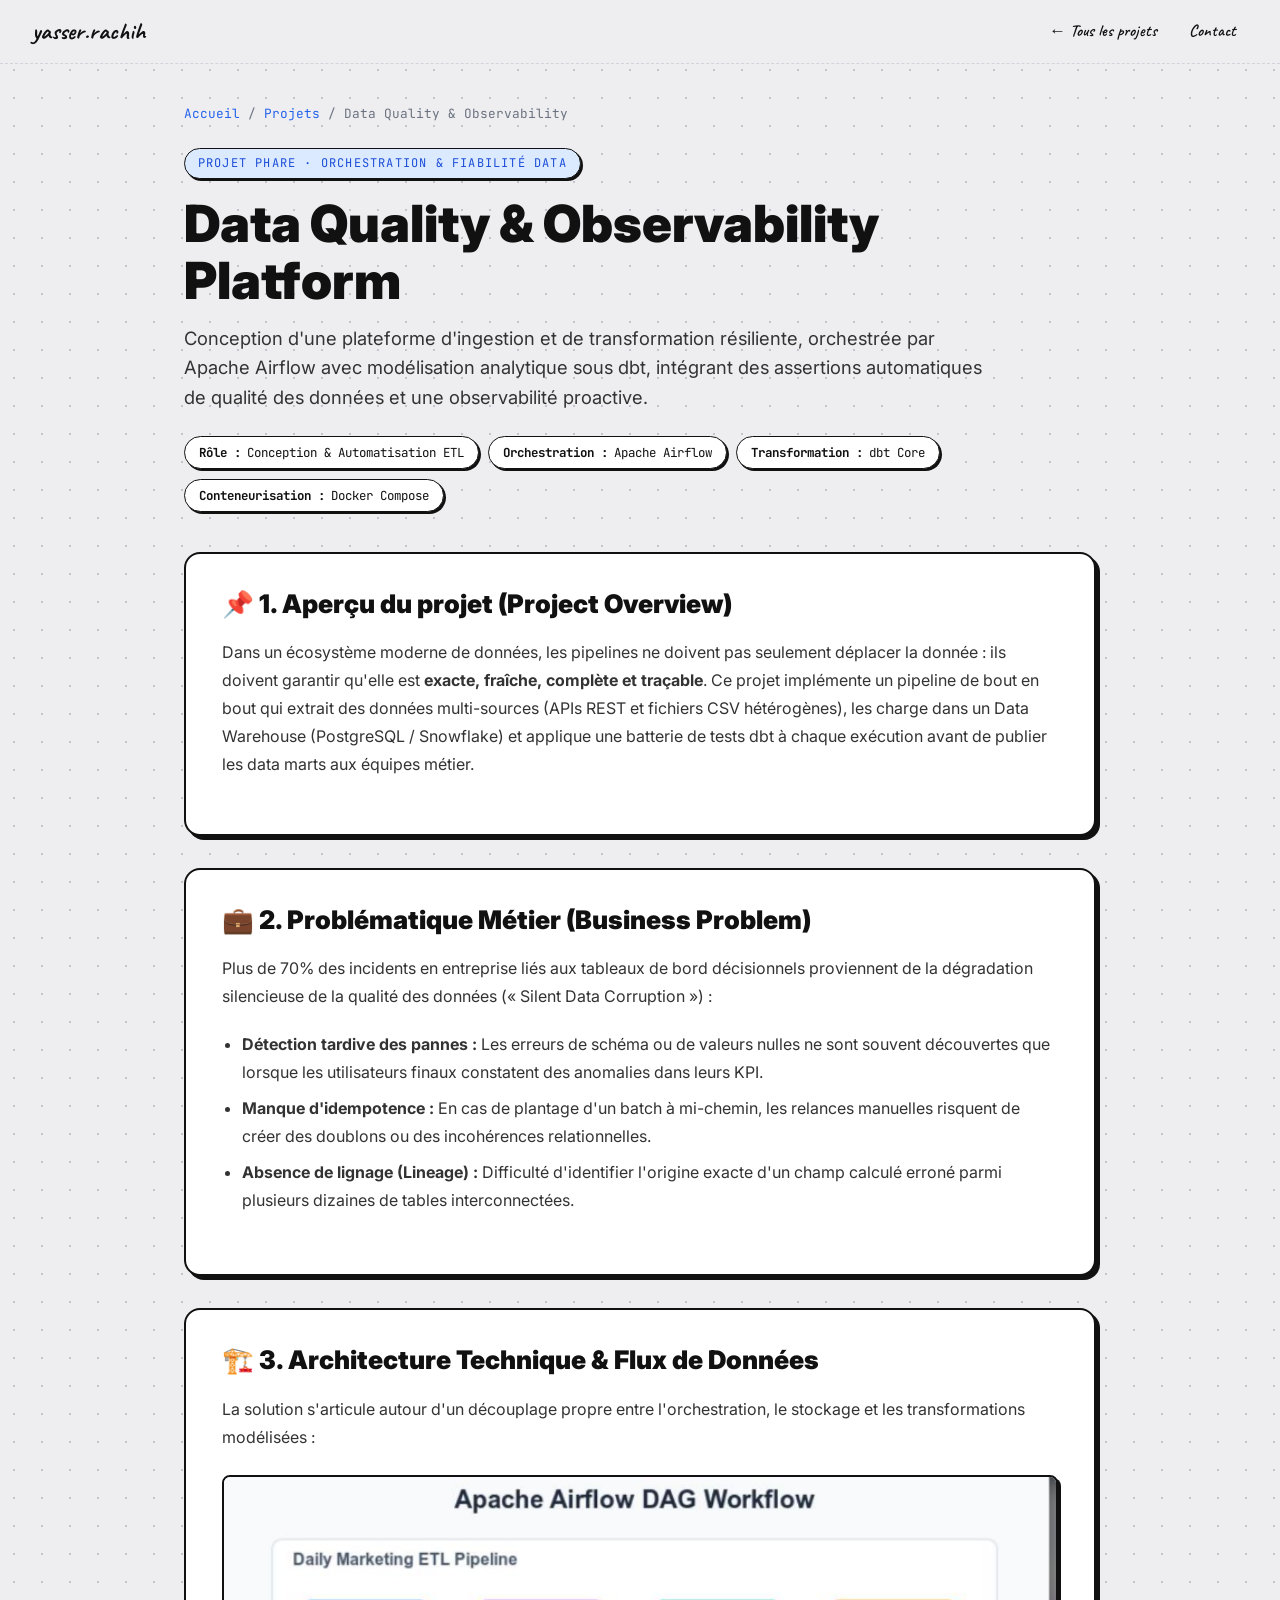
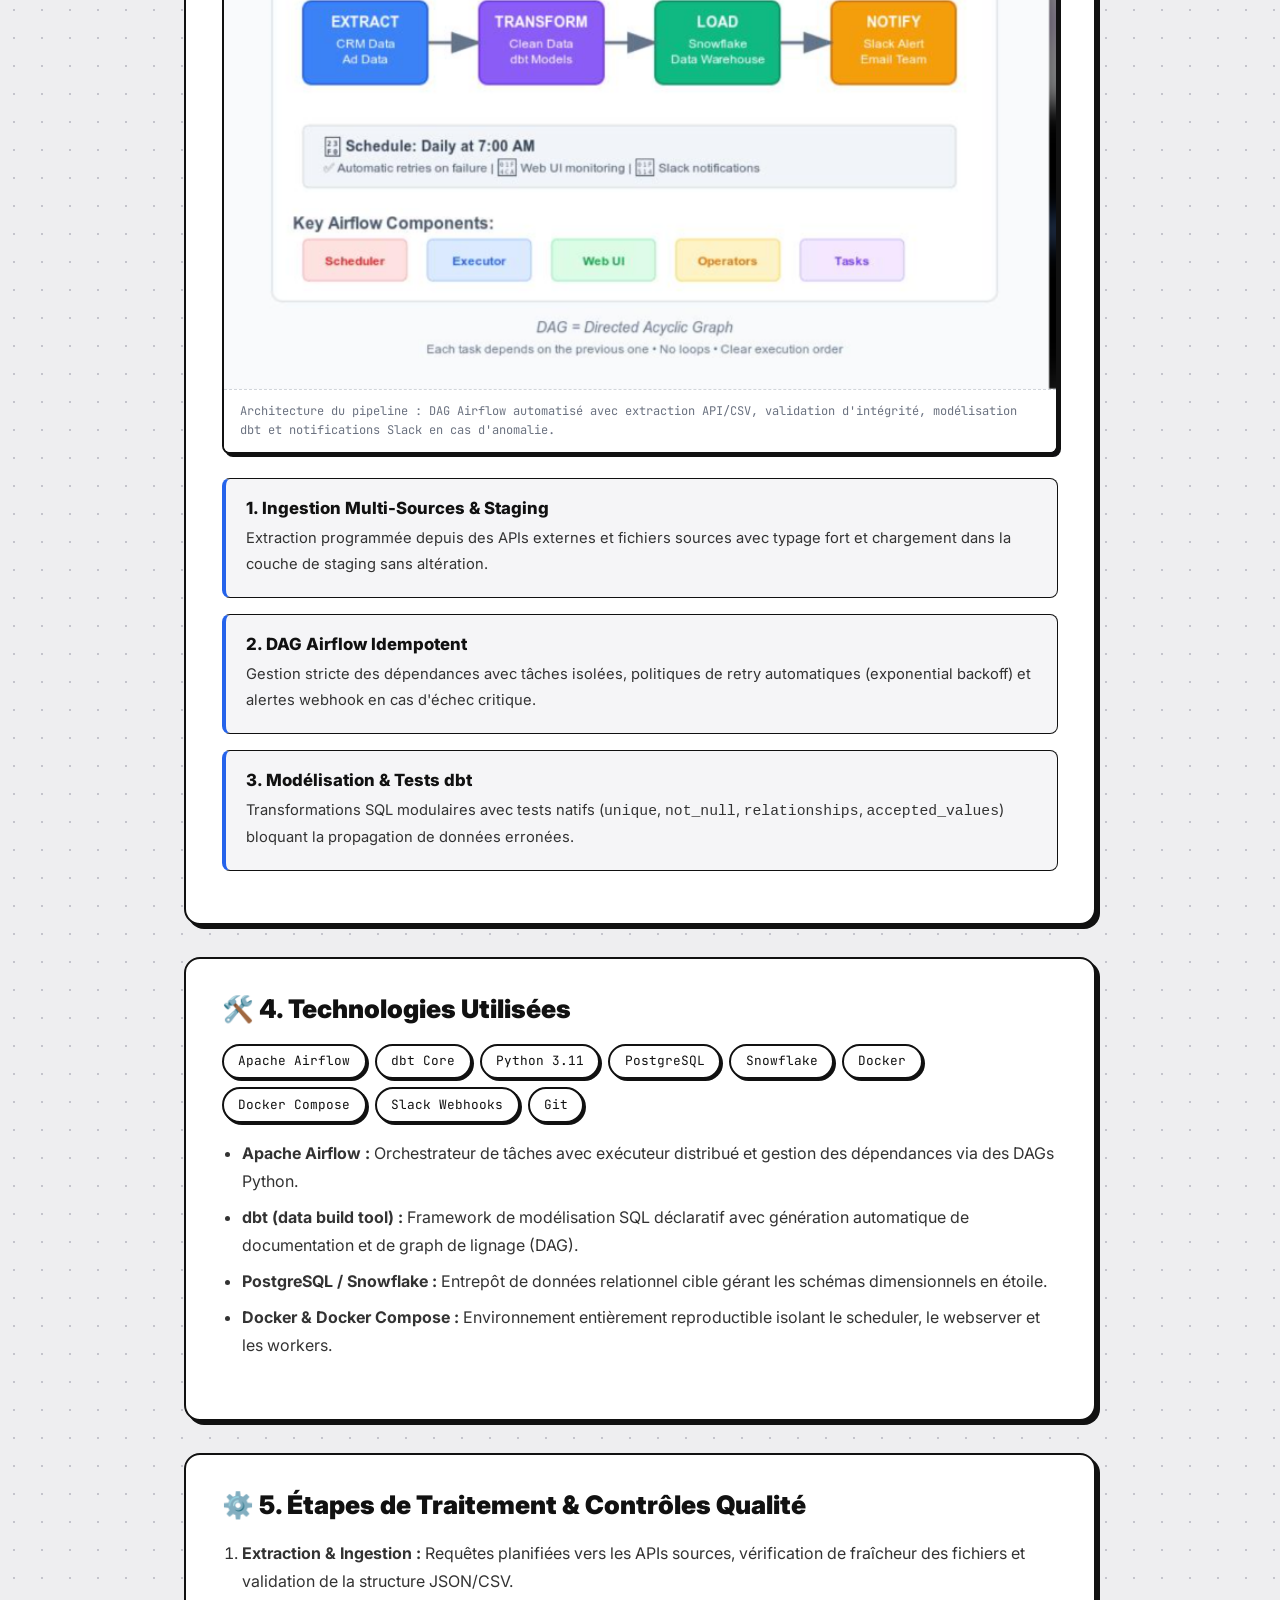
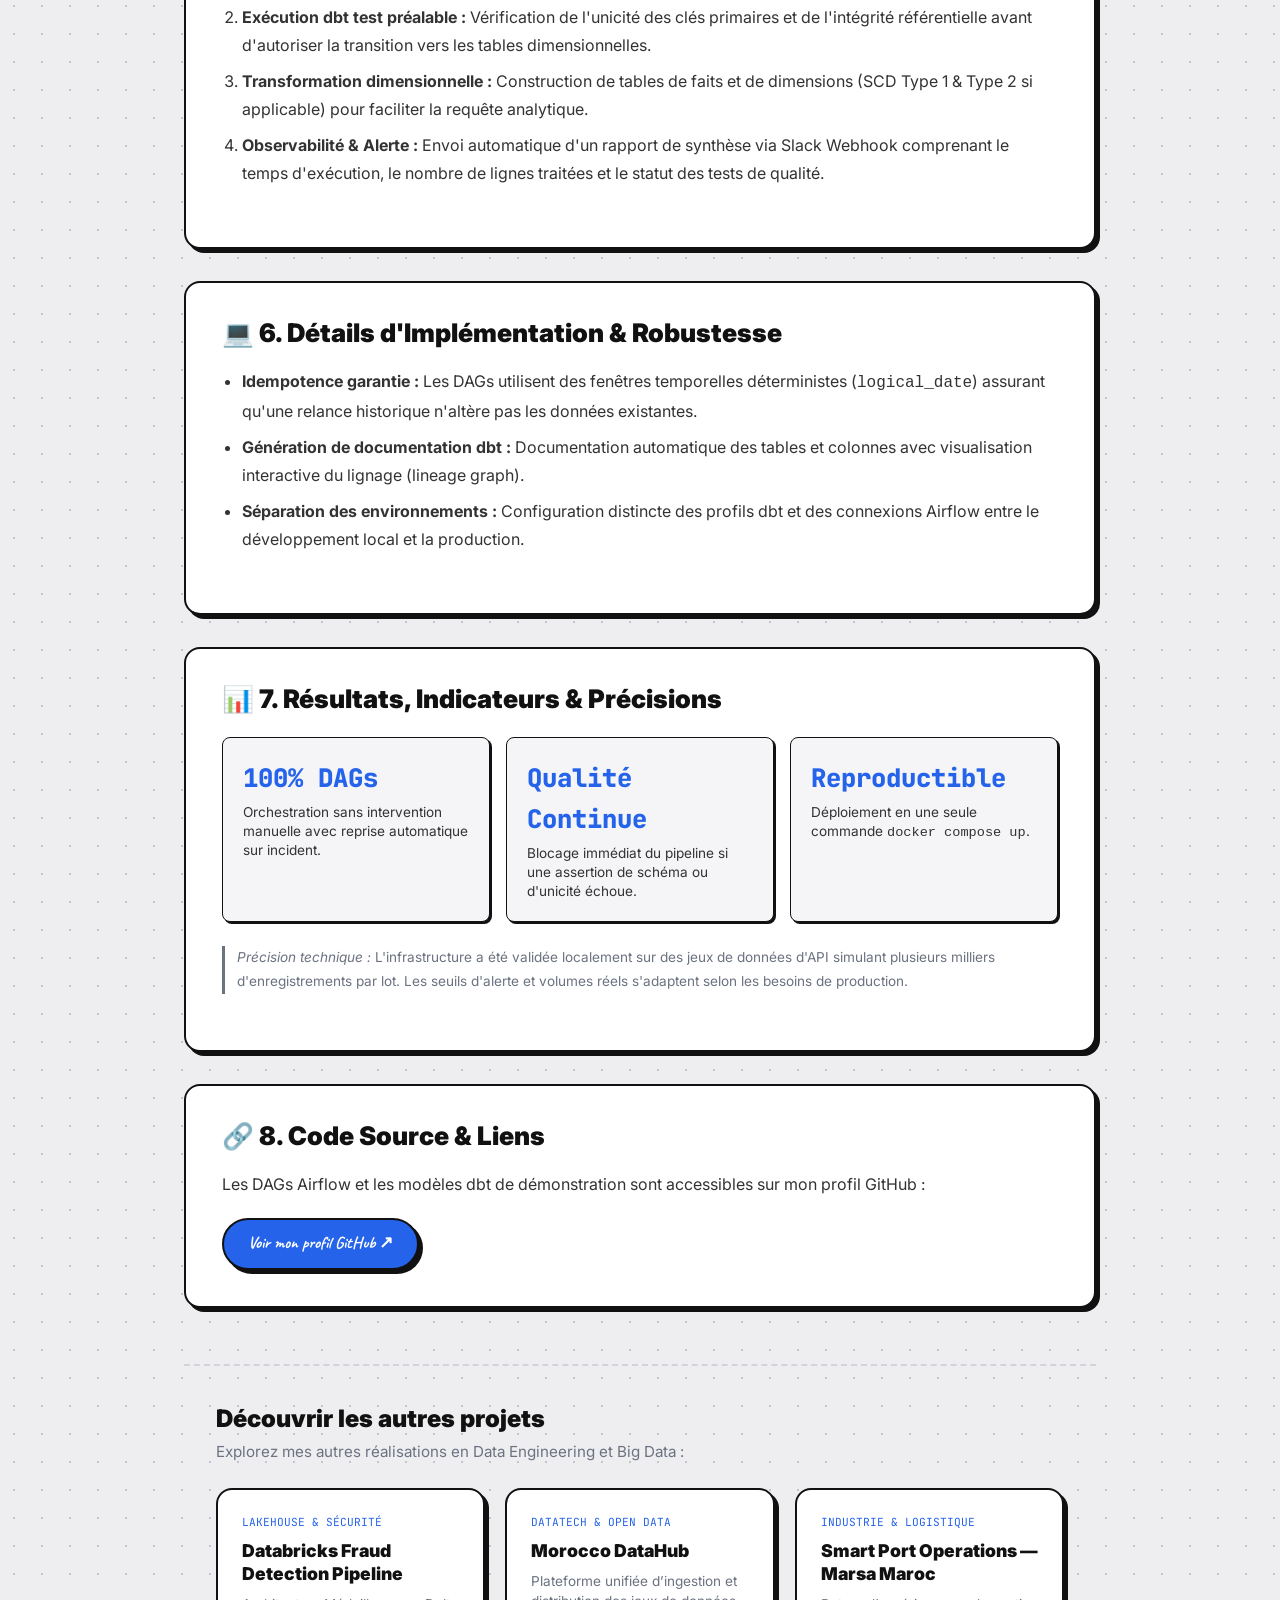
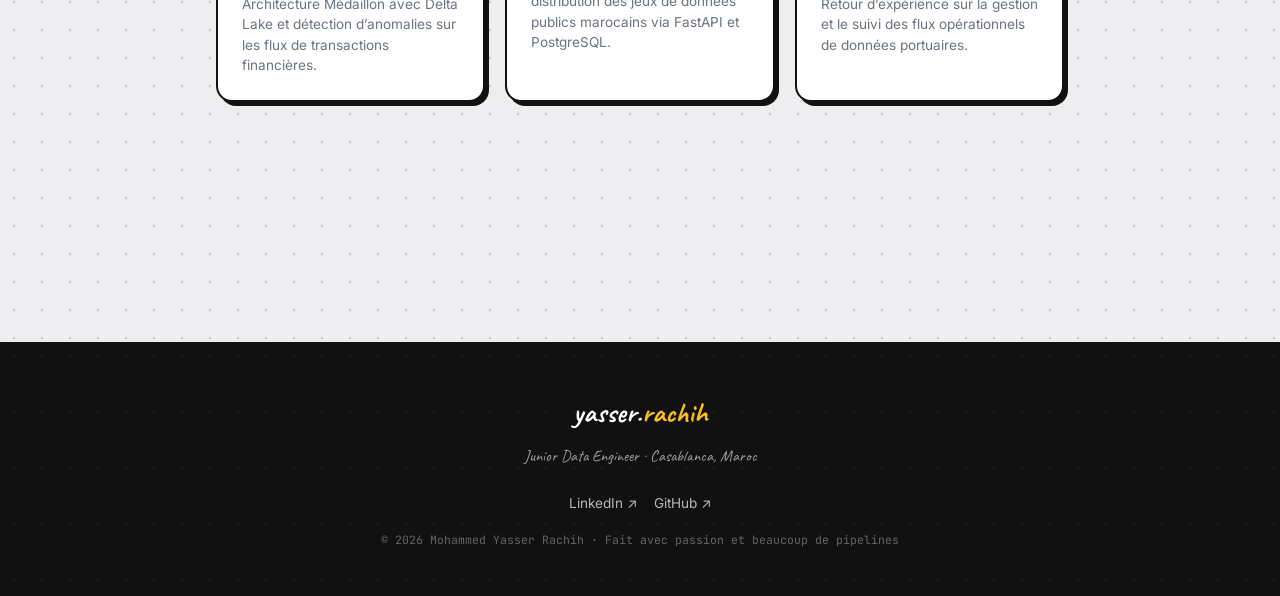
<file: projects/data-quality-observability.html>
<!DOCTYPE html>
<html lang="fr">

<head>
  <meta charset="UTF-8" />
  <meta name="viewport" content="width=device-width, initial-scale=1.0, viewport-fit=cover" />
  <meta name="theme-color" content="#eeeef0" />

  <!-- ═══ SEO CORE ═══ -->
  <title>Data Quality &amp; Observability Platform · Airflow &amp; dbt — Mohammed Yasser Rachih</title>
  <meta name="description"
    content="Étude de cas détaillée : Plateforme d'orchestration ETL moderne avec Apache Airflow, dbt, tests automatisés d'intégrité de données et observabilité complète. Par Mohammed Yasser Rachih, Junior Data Engineer." />
  <meta name="keywords"
    content="Apache Airflow, dbt, Data Quality, Data Observability, ETL Pipeline, PostgreSQL, Snowflake, Docker, Data Engineering Morocco, Mohammed Yasser Rachih" />
  <meta name="author" content="Mohammed Yasser Rachih" />
  <meta name="robots" content="index, follow" />
  <link rel="canonical" href="https://yassser0.github.io/MohammedYasserRachih/projects/data-quality-observability.html" />
  <link rel="sitemap" type="application/xml" href="../sitemap.xml" />

  <!-- ═══ HREFLANG ═══ -->
  <link rel="alternate" hreflang="fr" href="https://yassser0.github.io/MohammedYasserRachih/projects/data-quality-observability.html" />
  <link rel="alternate" hreflang="en" href="https://yassser0.github.io/MohammedYasserRachih/projects/data-quality-observability.html" />
  <link rel="alternate" hreflang="x-default" href="https://yassser0.github.io/MohammedYasserRachih/projects/data-quality-observability.html" />

  <!-- ═══ OPEN GRAPH ═══ -->
  <meta property="og:type" content="article" />
  <meta property="og:title" content="Data Quality &amp; Observability Platform · Airflow &amp; dbt — Mohammed Yasser Rachih" />
  <meta property="og:description"
    content="Pipeline ETL robuste avec modélisation dbt, DAGs Airflow idempotents, tests de qualité stricts et observabilité par Mohammed Yasser Rachih." />
  <meta property="og:url" content="https://yassser0.github.io/MohammedYasserRachih/projects/data-quality-observability.html" />
  <meta property="og:image" content="https://yassser0.github.io/MohammedYasserRachih/assets/projects/project_airflow_etl.png" />
  <meta property="og:site_name" content="Mohammed Yasser Rachih Portfolio" />

  <!-- ═══ TWITTER CARD ═══ -->
  <meta name="twitter:card" content="summary_large_image" />
  <meta name="twitter:title" content="Data Quality &amp; Observability Platform · Airflow &amp; dbt — Mohammed Yasser Rachih" />
  <meta name="twitter:description" content="Orchestration ETL et observabilité des données avec Apache Airflow, dbt et tests automatisés par Mohammed Yasser Rachih." />
  <meta name="twitter:image" content="https://yassser0.github.io/MohammedYasserRachih/assets/projects/project_airflow_etl.png" />

  <!-- ═══ ICONS & ASSETS ═══ -->
  <link rel="icon" type="image/svg+xml" href="../assets/favicon.svg" />
  <link rel="icon" type="image/png" href="../assets/icone-portfolio-MR.png" />
  <link rel="preconnect" href="https://fonts.googleapis.com" />
  <link rel="preconnect" href="https://fonts.gstatic.com" crossorigin />
  <link rel="stylesheet" href="../css/style.css?v=4.3" />

  <!-- ═══ SCHEMA.ORG JSON-LD ═══ -->
  <script type="application/ld+json">
  {
    "@context": "https://schema.org",
    "@graph": [
      {
        "@type": "TechArticle",
        "@id": "https://yassser0.github.io/MohammedYasserRachih/projects/data-quality-observability.html#article",
        "headline": "Data Quality & Observability Platform with Apache Airflow and dbt",
        "description": "Technical case study of an automated, resilient ETL data pipeline combining Apache Airflow DAG orchestration, dbt transformations, continuous data quality assertions, and Slack/Grafana alerting.",
        "image": "https://yassser0.github.io/MohammedYasserRachih/assets/projects/project_airflow_etl.png",
        "author": {
          "@type": "Person",
          "name": "Mohammed Yasser Rachih",
          "jobTitle": "Junior Data Engineer",
          "url": "https://yassser0.github.io/MohammedYasserRachih/#person"
        },
        "publisher": {
          "@type": "Person",
          "name": "Mohammed Yasser Rachih"
        },
        "datePublished": "2026-03-01",
        "dateModified": "2026-11-10",
        "keywords": ["Apache Airflow", "dbt", "Data Quality", "Observability", "PostgreSQL", "Snowflake", "ETL Pipelines"]
      },
      {
        "@type": "BreadcrumbList",
        "@id": "https://yassser0.github.io/MohammedYasserRachih/projects/data-quality-observability.html#breadcrumb",
        "itemListElement": [
          {
            "@type": "ListItem",
            "position": 1,
            "name": "Accueil",
            "item": "https://yassser0.github.io/MohammedYasserRachih/"
          },
          {
            "@type": "ListItem",
            "position": 2,
            "name": "Projets",
            "item": "https://yassser0.github.io/MohammedYasserRachih/#projects"
          },
          {
            "@type": "ListItem",
            "position": 3,
            "name": "Data Quality & Observability",
            "item": "https://yassser0.github.io/MohammedYasserRachih/projects/data-quality-observability.html"
          }
        ]
      }
    ]
  }
  </script>
</head>

<body>
  <!-- ═══════════ NAVIGATION SIMPLE ═══════════ -->
  <nav class="navbar" role="navigation" aria-label="Navigation secondaire">
    <a href="../index.html" class="nav-logo">yasser.rachih</a>
    <ul class="nav-links" role="list">
      <li><a href="../index.html#projects">← Tous les projets</a></li>
      <li><a href="../index.html#contact">Contact</a></li>
    </ul>
  </nav>

  <!-- ═══════════ MAIN CONTENT ═══════════ -->
  <main class="project-page-container">

    <!-- Breadcrumb -->
    <nav class="breadcrumb-nav" aria-label="Fil d'Ariane">
      <a href="../index.html">Accueil</a>
      <span>/</span>
      <a href="../index.html#projects">Projets</a>
      <span>/</span>
      <span aria-current="page">Data Quality &amp; Observability</span>
    </nav>

    <!-- Header / Hero -->
    <header class="case-study-hero">
      <span class="case-study-badge">Projet Phare · Orchestration &amp; Fiabilité Data</span>
      <h1 class="case-study-title">Data Quality &amp; Observability Platform</h1>
      <p class="case-study-subtitle">
        Conception d'une plateforme d'ingestion et de transformation résiliente, orchestrée par Apache Airflow avec modélisation analytique sous dbt, intégrant des assertions automatiques de qualité des données et une observabilité proactive.
      </p>

      <div class="case-meta-grid" role="list" aria-label="Informations clés du projet">
        <span class="case-meta-pill" role="listitem"><strong>Rôle :</strong> Conception &amp; Automatisation ETL</span>
        <span class="case-meta-pill" role="listitem"><strong>Orchestration :</strong> Apache Airflow</span>
        <span class="case-meta-pill" role="listitem"><strong>Transformation :</strong> dbt Core</span>
        <span class="case-meta-pill" role="listitem"><strong>Conteneurisation :</strong> Docker Compose</span>
      </div>
    </header>

    <!-- 1. Overview -->
    <section class="case-card">
      <h2>📌 1. Aperçu du projet (Project Overview)</h2>
      <p>
        Dans un écosystème moderne de données, les pipelines ne doivent pas seulement déplacer la donnée : ils doivent garantir qu'elle est <strong>exacte, fraîche, complète et traçable</strong>. Ce projet implémente un pipeline de bout en bout qui extrait des données multi-sources (APIs REST et fichiers CSV hétérogènes), les charge dans un Data Warehouse (PostgreSQL / Snowflake) et applique une batterie de tests dbt à chaque exécution avant de publier les data marts aux équipes métier.
      </p>
    </section>

    <!-- 2. Business Problem -->
    <section class="case-card">
      <h2>💼 2. Problématique Métier (Business Problem)</h2>
      <p>
        Plus de 70% des incidents en entreprise liés aux tableaux de bord décisionnels proviennent de la dégradation silencieuse de la qualité des données (« Silent Data Corruption ») :
      </p>
      <ul>
        <li><strong>Détection tardive des pannes :</strong> Les erreurs de schéma ou de valeurs nulles ne sont souvent découvertes que lorsque les utilisateurs finaux constatent des anomalies dans leurs KPI.</li>
        <li><strong>Manque d'idempotence :</strong> En cas de plantage d'un batch à mi-chemin, les relances manuelles risquent de créer des doublons ou des incohérences relationnelles.</li>
        <li><strong>Absence de lignage (Lineage) :</strong> Difficulté d'identifier l'origine exacte d'un champ calculé erroné parmi plusieurs dizaines de tables interconnectées.</li>
      </ul>
    </section>

    <!-- 3. Technical Architecture -->
    <section class="case-card">
      <h2>🏗️ 3. Architecture Technique &amp; Flux de Données</h2>
      <p>
        La solution s'articule autour d'un découplage propre entre l'orchestration, le stockage et les transformations modélisées :
      </p>

      <div class="case-img-container">
        <img src="../assets/projects/project_airflow_etl.png"
             alt="Schéma d'architecture Apache Airflow DAG Workflow, dbt models et alertes Slack — Mohammed Yasser Rachih"
             width="800" height="500" loading="eager" />
        <div class="case-img-caption">
          Architecture du pipeline : DAG Airflow automatisé avec extraction API/CSV, validation d'intégrité, modélisation dbt et notifications Slack en cas d'anomalie.
        </div>
      </div>

      <div class="case-pipeline-step-box">
        <h4>1. Ingestion Multi-Sources &amp; Staging</h4>
        <p>Extraction programmée depuis des APIs externes et fichiers sources avec typage fort et chargement dans la couche de staging sans altération.</p>
      </div>

      <div class="case-pipeline-step-box">
        <h4>2. DAG Airflow Idempotent</h4>
        <p>Gestion stricte des dépendances avec tâches isolées, politiques de retry automatiques (exponential backoff) et alertes webhook en cas d'échec critique.</p>
      </div>

      <div class="case-pipeline-step-box">
        <h4>3. Modélisation &amp; Tests dbt</h4>
        <p>Transformations SQL modulaires avec tests natifs (<code>unique</code>, <code>not_null</code>, <code>relationships</code>, <code>accepted_values</code>) bloquant la propagation de données erronées.</p>
      </div>
    </section>

    <!-- 4. Technologies Used -->
    <section class="case-card">
      <h2>🛠️ 4. Technologies Utilisées</h2>
      <div class="case-tech-cloud">
        <span class="tag">Apache Airflow</span>
        <span class="tag">dbt Core</span>
        <span class="tag">Python 3.11</span>
        <span class="tag">PostgreSQL</span>
        <span class="tag">Snowflake</span>
        <span class="tag">Docker</span>
        <span class="tag">Docker Compose</span>
        <span class="tag">Slack Webhooks</span>
        <span class="tag">Git</span>
      </div>
      <ul>
        <li><strong>Apache Airflow :</strong> Orchestrateur de tâches avec exécuteur distribué et gestion des dépendances via des DAGs Python.</li>
        <li><strong>dbt (data build tool) :</strong> Framework de modélisation SQL déclaratif avec génération automatique de documentation et de graph de lignage (DAG).</li>
        <li><strong>PostgreSQL / Snowflake :</strong> Entrepôt de données relationnel cible gérant les schémas dimensionnels en étoile.</li>
        <li><strong>Docker &amp; Docker Compose :</strong> Environnement entièrement reproductible isolant le scheduler, le webserver et les workers.</li>
      </ul>
    </section>

    <!-- 5. Data Pipeline Explanation -->
    <section class="case-card">
      <h2>⚙️ 5. Étapes de Traitement &amp; Contrôles Qualité</h2>
      <ol>
        <li>
          <strong>Extraction &amp; Ingestion :</strong> Requêtes planifiées vers les APIs sources, vérification de fraîcheur des fichiers et validation de la structure JSON/CSV.
        </li>
        <li>
          <strong>Exécution dbt test préalable :</strong> Vérification de l'unicité des clés primaires et de l'intégrité référentielle avant d'autoriser la transition vers les tables dimensionnelles.
        </li>
        <li>
          <strong>Transformation dimensionnelle :</strong> Construction de tables de faits et de dimensions (SCD Type 1 &amp; Type 2 si applicable) pour faciliter la requête analytique.
        </li>
        <li>
          <strong>Observabilité &amp; Alerte :</strong> Envoi automatique d'un rapport de synthèse via Slack Webhook comprenant le temps d'exécution, le nombre de lignes traitées et le statut des tests de qualité.
        </li>
      </ol>
    </section>

    <!-- 6. Implementation Details -->
    <section class="case-card">
      <h2>💻 6. Détails d'Implémentation &amp; Robustesse</h2>
      <ul>
        <li><strong>Idempotence garantie :</strong> Les DAGs utilisent des fenêtres temporelles déterministes (<code>logical_date</code>) assurant qu'une relance historique n'altère pas les données existantes.</li>
        <li><strong>Génération de documentation dbt :</strong> Documentation automatique des tables et colonnes avec visualisation interactive du lignage (lineage graph).</li>
        <li><strong>Séparation des environnements :</strong> Configuration distincte des profils dbt et des connexions Airflow entre le développement local et la production.</li>
      </ul>
    </section>

    <!-- 7. Results and Metrics -->
    <section class="case-card">
      <h2>📊 7. Résultats, Indicateurs &amp; Précisions</h2>
      <div class="case-metrics-grid">
        <div class="case-metric-card">
          <div class="metric-val">100% DAGs</div>
          <div class="metric-label">Orchestration sans intervention manuelle avec reprise automatique sur incident.</div>
        </div>
        <div class="case-metric-card">
          <div class="metric-val">Qualité Continue</div>
          <div class="metric-label">Blocage immédiat du pipeline si une assertion de schéma ou d'unicité échoue.</div>
        </div>
        <div class="case-metric-card">
          <div class="metric-val">Reproductible</div>
          <div class="metric-label">Déploiement en une seule commande <code>docker compose up</code>.</div>
        </div>
      </div>
      <p style="font-size: 0.85rem; color: var(--ink-muted); margin-top: 1rem; border-left: 3px solid var(--ink-muted); padding-left: 0.75rem;">
        <em>Précision technique :</em> L'infrastructure a été validée localement sur des jeux de données d'API simulant plusieurs milliers d'enregistrements par lot. Les seuils d'alerte et volumes réels s'adaptent selon les besoins de production.
      </p>
    </section>

    <!-- 8. Code & Repositories -->
    <section class="case-card">
      <h2>🔗 8. Code Source &amp; Liens</h2>
      <p>
        Les DAGs Airflow et les modèles dbt de démonstration sont accessibles sur mon profil GitHub :
      </p>
      <div style="margin-top: 1rem;">
        <a href="https://github.com/yassser0" target="_blank" rel="noopener noreferrer" class="btn btn-primary">
          Voir mon profil GitHub ↗
        </a>
      </div>
    </section>

    <!-- 9. Navigation to other projects -->
    <section class="other-projects-section">
      <h2 style="font-size: 1.5rem; margin-bottom: 0.5rem;">Découvrir les autres projets</h2>
      <p style="color: var(--ink-muted); font-size: 0.95rem;">Explorez mes autres réalisations en Data Engineering et Big Data :</p>

      <div class="other-projects-grid">
        <a href="databricks-fraud-detection.html" class="other-project-card">
          <span class="other-tag">Lakehouse &amp; Sécurité</span>
          <h4>Databricks Fraud Detection Pipeline</h4>
          <p>Architecture Médaillon avec Delta Lake et détection d’anomalies sur les flux de transactions financières.</p>
        </a>

        <a href="morocco-datahub.html" class="other-project-card">
          <span class="other-tag">DataTech &amp; Open Data</span>
          <h4>Morocco DataHub</h4>
          <p>Plateforme unifiée d’ingestion et distribution des jeux de données publics marocains via FastAPI et PostgreSQL.</p>
        </a>

        <a href="smart-port-operations-marsa-maroc.html" class="other-project-card">
          <span class="other-tag">Industrie &amp; Logistique</span>
          <h4>Smart Port Operations — Marsa Maroc</h4>
          <p>Retour d’expérience sur la gestion et le suivi des flux opérationnels de données portuaires.</p>
        </a>
      </div>
    </section>

  </main>

  <!-- ═══════════ FOOTER ═══════════ -->
  <footer role="contentinfo" style="margin-top: 4rem;">
    <div class="footer-inner">
      <p class="footer-logo">yasser.<span>rachih</span></p>
      <p class="footer-tagline">Junior Data Engineer · Casablanca, Maroc</p>
      <div class="footer-social" style="display:flex;gap:1rem;justify-content:center;margin:1rem 0;">
        <a href="https://www.linkedin.com/in/mohammedyasserrachih/" target="_blank" rel="noopener noreferrer" style="color:inherit;opacity:0.7;font-size:0.85rem;text-decoration:none;">LinkedIn ↗</a>
        <a href="https://github.com/yassser0" target="_blank" rel="noopener noreferrer" style="color:inherit;opacity:0.7;font-size:0.85rem;text-decoration:none;">GitHub ↗</a>
      </div>
      <p class="footer-copy">© 2026 Mohammed Yasser Rachih · Fait avec passion et beaucoup de pipelines</p>
    </div>
  </footer>
</body>

</html>
</file>
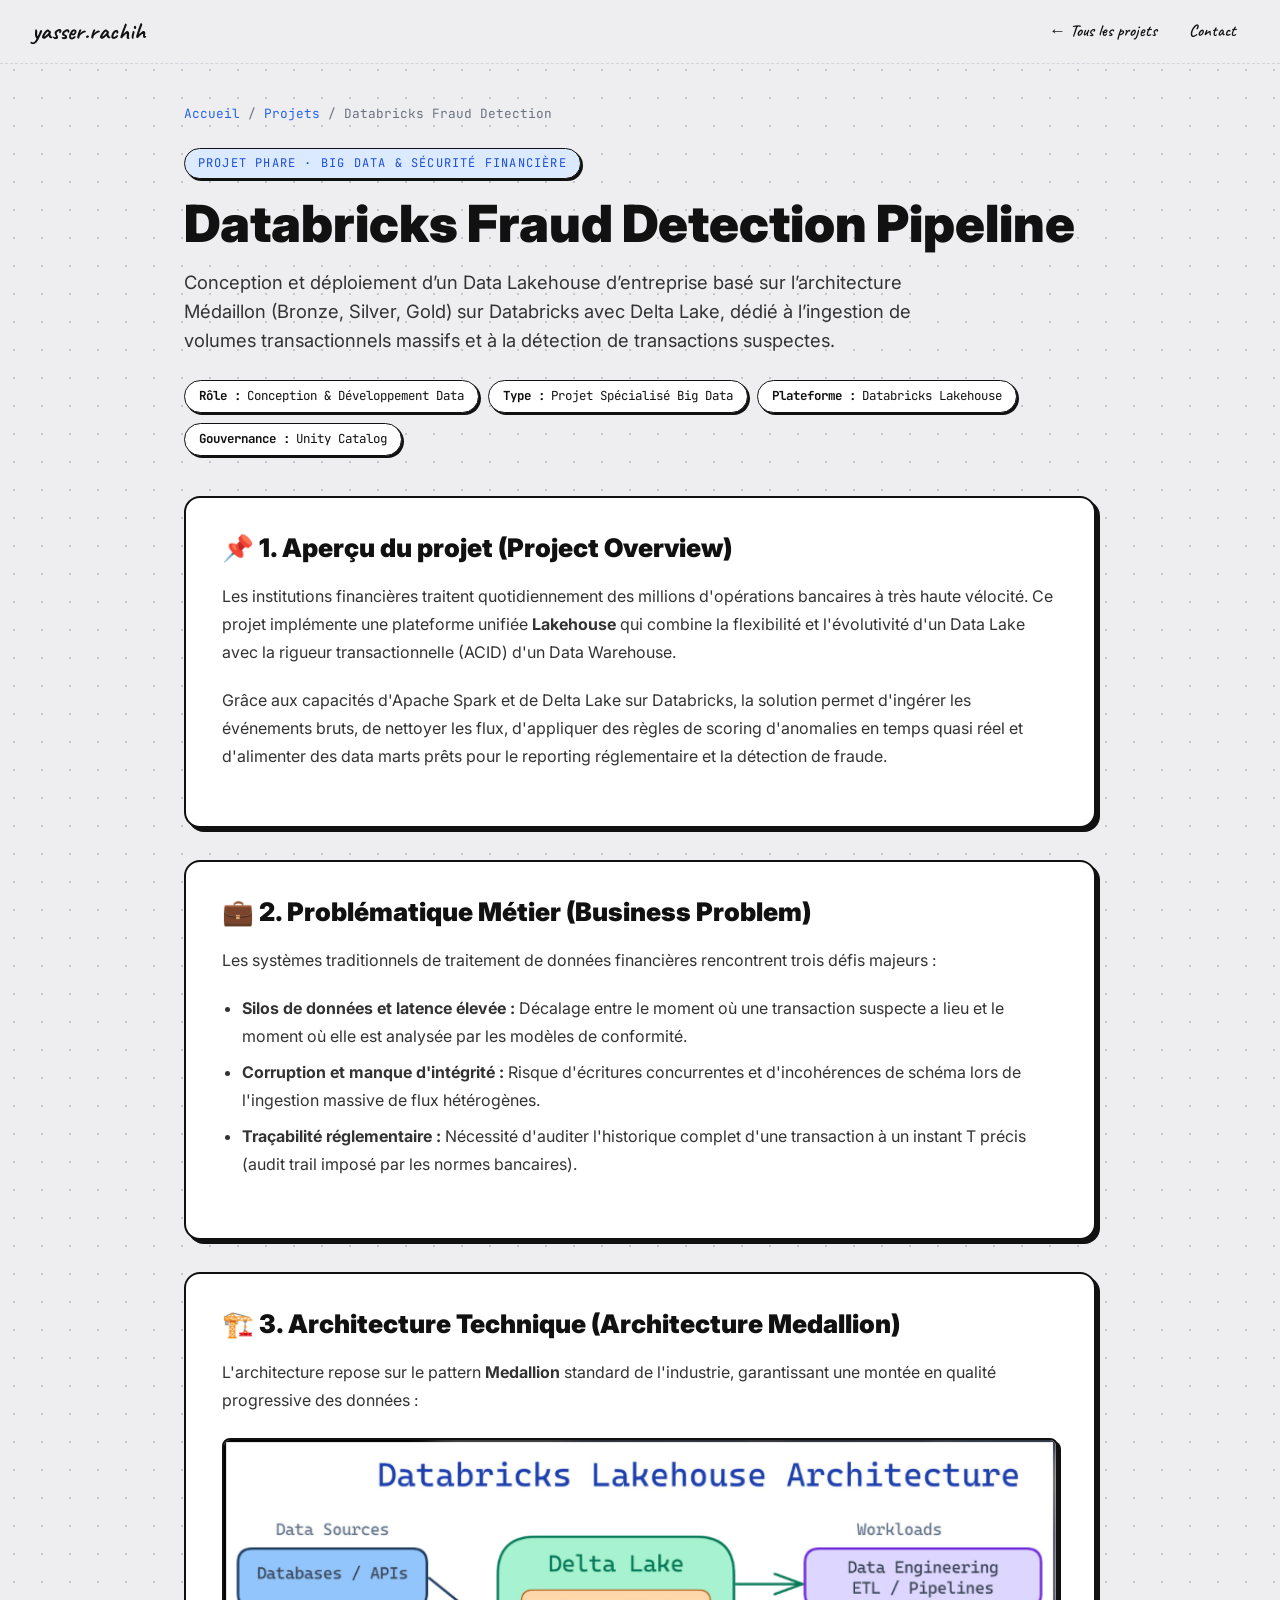
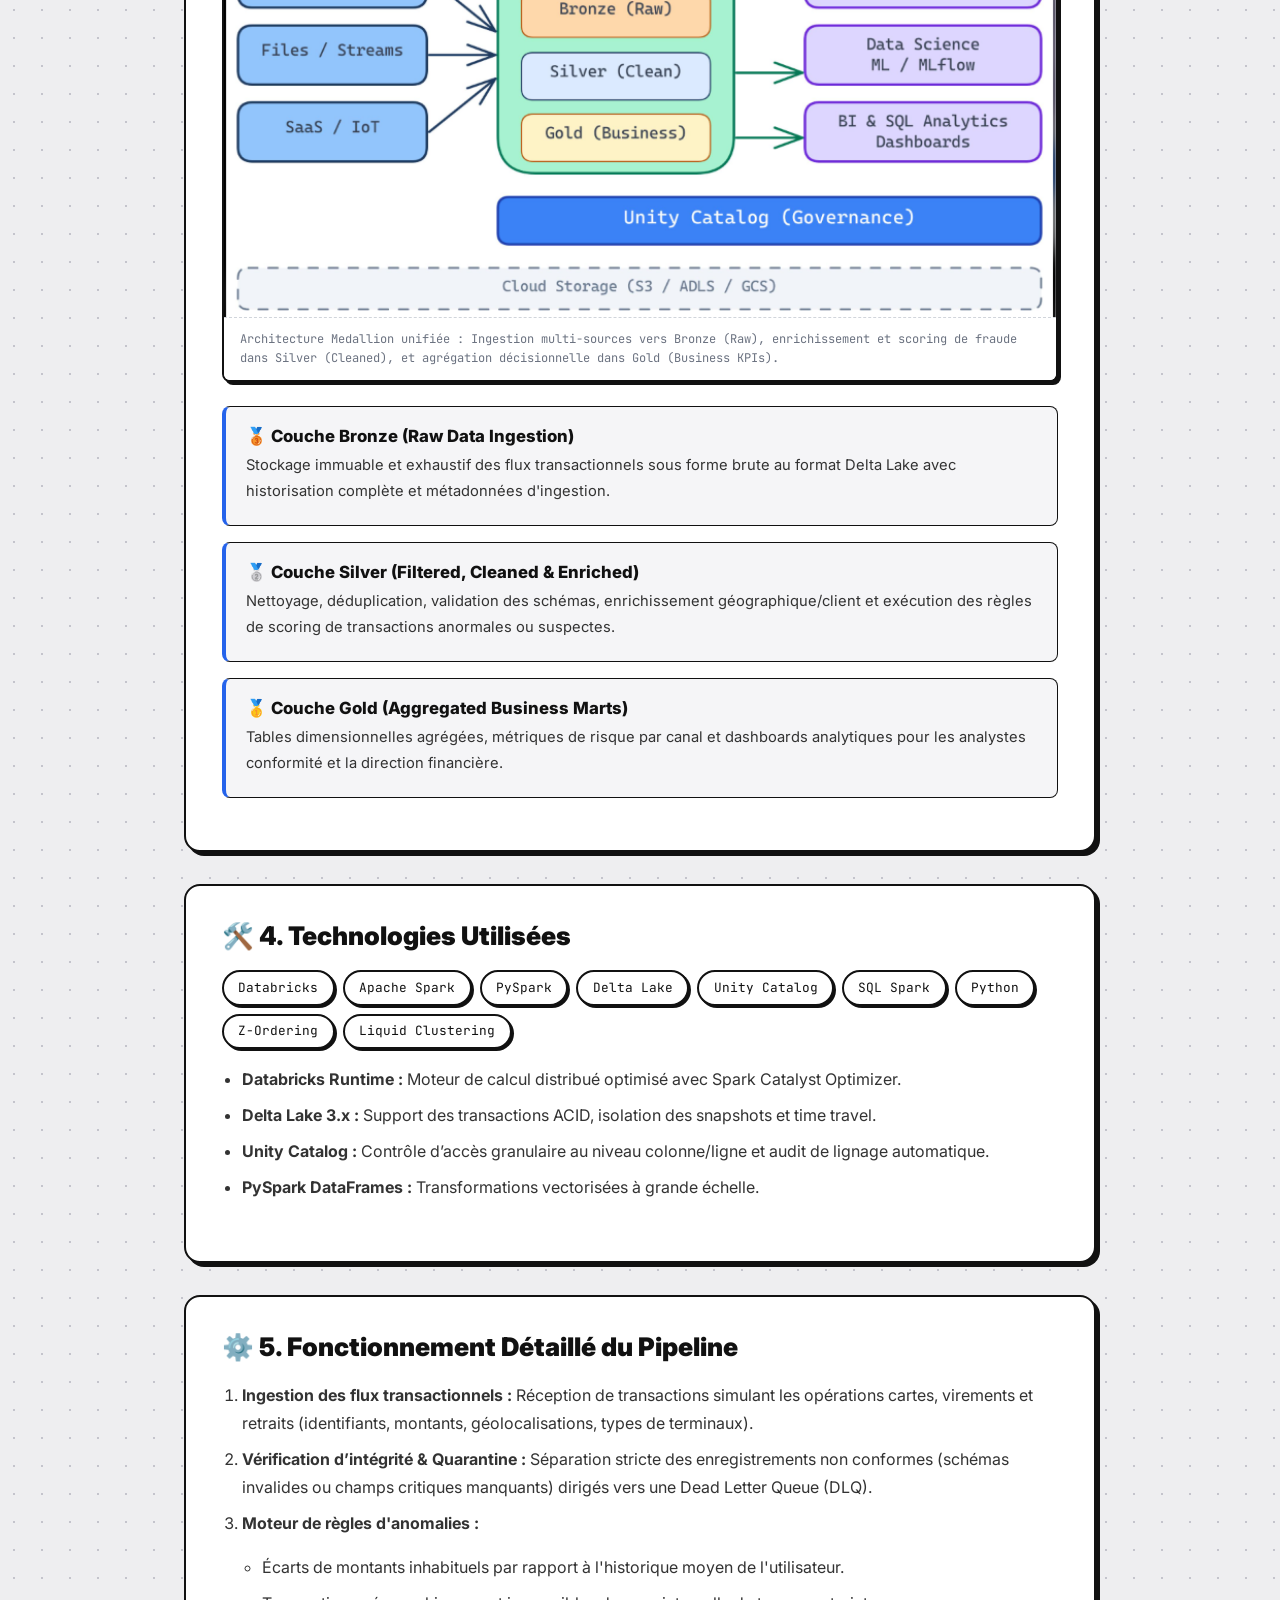
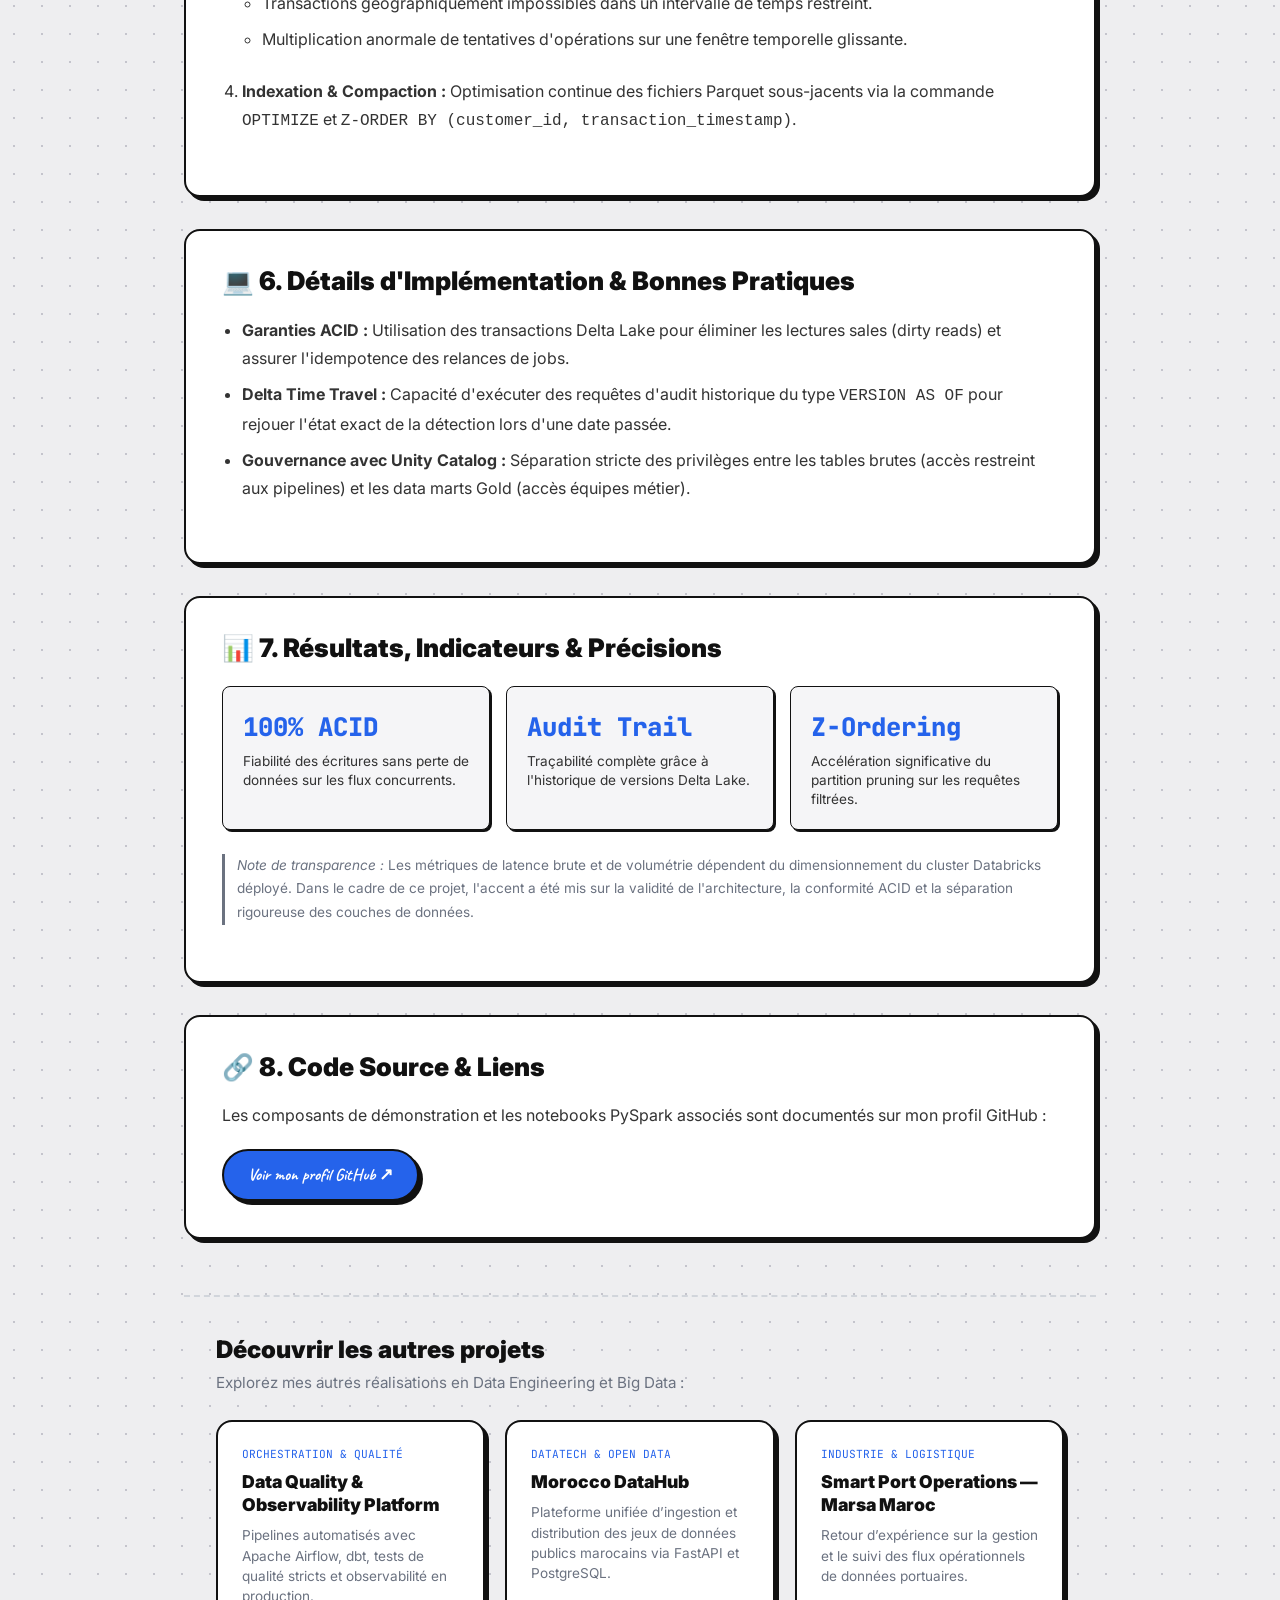
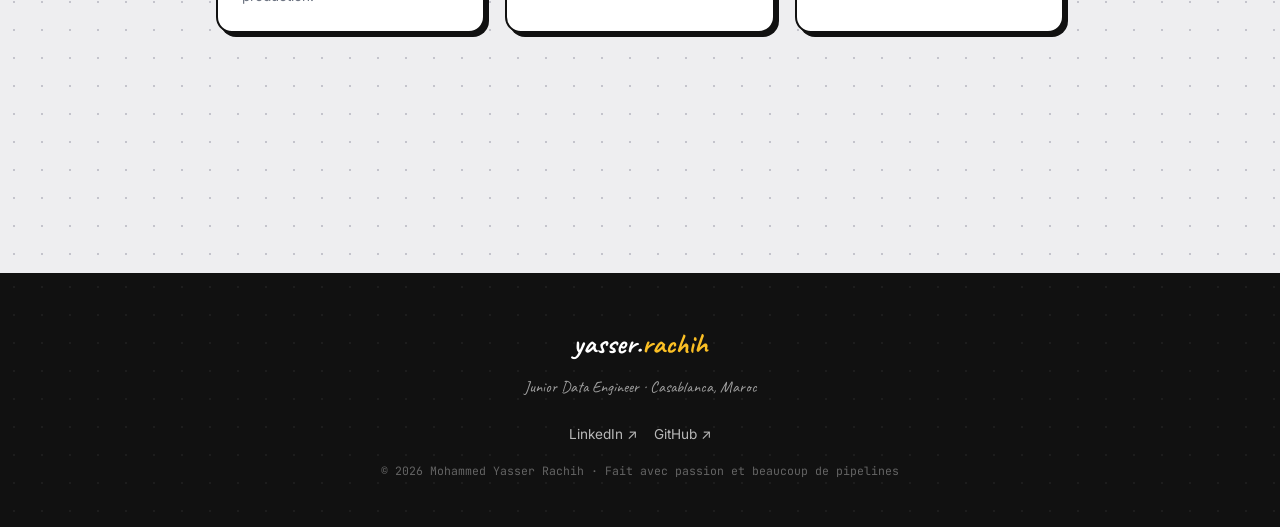
<file: projects/databricks-fraud-detection.html>
<!DOCTYPE html>
<html lang="fr">

<head>
  <meta charset="UTF-8" />
  <meta name="viewport" content="width=device-width, initial-scale=1.0, viewport-fit=cover" />
  <meta name="theme-color" content="#eeeef0" />

  <!-- ═══ SEO CORE ═══ -->
  <title>Databricks Fraud Detection Pipeline · Enterprise Lakehouse — Mohammed Yasser Rachih</title>
  <meta name="description"
    content="Étude de cas détaillée : Pipeline Lakehouse de détection de transactions suspectes sur Databricks avec PySpark, Delta Lake et architecture Médaillon. Conçu par Mohammed Yasser Rachih, Junior Data Engineer." />
  <meta name="keywords"
    content="Databricks, Delta Lake, PySpark, Fraud Detection, Medallion Architecture, Unity Catalog, Big Data, Data Engineering Morocco, Mohammed Yasser Rachih" />
  <meta name="author" content="Mohammed Yasser Rachih" />
  <meta name="robots" content="index, follow" />
  <link rel="canonical" href="https://yassser0.github.io/MohammedYasserRachih/projects/databricks-fraud-detection.html" />
  <link rel="sitemap" type="application/xml" href="../sitemap.xml" />

  <!-- ═══ HREFLANG ═══ -->
  <link rel="alternate" hreflang="fr" href="https://yassser0.github.io/MohammedYasserRachih/projects/databricks-fraud-detection.html" />
  <link rel="alternate" hreflang="en" href="https://yassser0.github.io/MohammedYasserRachih/projects/databricks-fraud-detection.html" />
  <link rel="alternate" hreflang="x-default" href="https://yassser0.github.io/MohammedYasserRachih/projects/databricks-fraud-detection.html" />

  <!-- ═══ OPEN GRAPH ═══ -->
  <meta property="og:type" content="article" />
  <meta property="og:title" content="Databricks Fraud Detection Pipeline · Enterprise Lakehouse — Mohammed Yasser Rachih" />
  <meta property="og:description"
    content="Architecture Lakehouse médaillon sur Databricks avec transactions ACID Delta Lake, détection de fraudes et gouvernance Unity Catalog par Mohammed Yasser Rachih." />
  <meta property="og:url" content="https://yassser0.github.io/MohammedYasserRachih/projects/databricks-fraud-detection.html" />
  <meta property="og:image" content="https://yassser0.github.io/MohammedYasserRachih/assets/projects/project_databricks_lakehouse.png" />
  <meta property="og:site_name" content="Mohammed Yasser Rachih Portfolio" />

  <!-- ═══ TWITTER CARD ═══ -->
  <meta name="twitter:card" content="summary_large_image" />
  <meta name="twitter:title" content="Databricks Fraud Detection Pipeline · Enterprise Lakehouse — Mohammed Yasser Rachih" />
  <meta name="twitter:description" content="Détection de fraudes bancaires et transactions suspectes via Databricks, PySpark et Delta Lake par Mohammed Yasser Rachih." />
  <meta name="twitter:image" content="https://yassser0.github.io/MohammedYasserRachih/assets/projects/project_databricks_lakehouse.png" />

  <!-- ═══ ICONS & ASSETS ═══ -->
  <link rel="icon" type="image/svg+xml" href="../assets/favicon.svg" />
  <link rel="icon" type="image/png" href="../assets/icone-portfolio-MR.png" />
  <link rel="preconnect" href="https://fonts.googleapis.com" />
  <link rel="preconnect" href="https://fonts.gstatic.com" crossorigin />
  <link rel="stylesheet" href="../css/style.css?v=4.3" />

  <!-- ═══ SCHEMA.ORG JSON-LD ═══ -->
  <script type="application/ld+json">
  {
    "@context": "https://schema.org",
    "@graph": [
      {
        "@type": "TechArticle",
        "@id": "https://yassser0.github.io/MohammedYasserRachih/projects/databricks-fraud-detection.html#article",
        "headline": "Databricks Fraud Detection Pipeline — Enterprise Lakehouse Architecture",
        "description": "Technical case study of an enterprise Lakehouse implementing the Medallion architecture (Bronze, Silver, Gold) with Databricks, Delta Lake, and PySpark for high-throughput transactional fraud detection.",
        "image": "https://yassser0.github.io/MohammedYasserRachih/assets/projects/project_databricks_lakehouse.png",
        "author": {
          "@type": "Person",
          "name": "Mohammed Yasser Rachih",
          "jobTitle": "Junior Data Engineer",
          "url": "https://yassser0.github.io/MohammedYasserRachih/#person"
        },
        "publisher": {
          "@type": "Person",
          "name": "Mohammed Yasser Rachih"
        },
        "datePublished": "2026-02-15",
        "dateModified": "2026-11-10",
        "keywords": ["Databricks", "Delta Lake", "PySpark", "Medallion Architecture", "Fraud Detection", "Unity Catalog"]
      },
      {
        "@type": "BreadcrumbList",
        "@id": "https://yassser0.github.io/MohammedYasserRachih/projects/databricks-fraud-detection.html#breadcrumb",
        "itemListElement": [
          {
            "@type": "ListItem",
            "position": 1,
            "name": "Accueil",
            "item": "https://yassser0.github.io/MohammedYasserRachih/"
          },
          {
            "@type": "ListItem",
            "position": 2,
            "name": "Projets",
            "item": "https://yassser0.github.io/MohammedYasserRachih/#projects"
          },
          {
            "@type": "ListItem",
            "position": 3,
            "name": "Databricks Fraud Detection",
            "item": "https://yassser0.github.io/MohammedYasserRachih/projects/databricks-fraud-detection.html"
          }
        ]
      }
    ]
  }
  </script>
</head>

<body>
  <!-- ═══════════ NAVIGATION SIMPLE ═══════════ -->
  <nav class="navbar" role="navigation" aria-label="Navigation secondaire">
    <a href="../index.html" class="nav-logo">yasser.rachih</a>
    <ul class="nav-links" role="list">
      <li><a href="../index.html#projects">← Tous les projets</a></li>
      <li><a href="../index.html#contact">Contact</a></li>
    </ul>
  </nav>

  <!-- ═══════════ MAIN CONTENT ═══════════ -->
  <main class="project-page-container">

    <!-- Breadcrumb -->
    <nav class="breadcrumb-nav" aria-label="Fil d'Ariane">
      <a href="../index.html">Accueil</a>
      <span>/</span>
      <a href="../index.html#projects">Projets</a>
      <span>/</span>
      <span aria-current="page">Databricks Fraud Detection</span>
    </nav>

    <!-- Header / Hero -->
    <header class="case-study-hero">
      <span class="case-study-badge">Projet Phare · Big Data &amp; Sécurité Financière</span>
      <h1 class="case-study-title">Databricks Fraud Detection Pipeline</h1>
      <p class="case-study-subtitle">
        Conception et déploiement d’un Data Lakehouse d’entreprise basé sur l’architecture Médaillon (Bronze, Silver, Gold) sur Databricks avec Delta Lake, dédié à l’ingestion de volumes transactionnels massifs et à la détection de transactions suspectes.
      </p>

      <div class="case-meta-grid" role="list" aria-label="Informations clés du projet">
        <span class="case-meta-pill" role="listitem"><strong>Rôle :</strong> Conception &amp; Développement Data</span>
        <span class="case-meta-pill" role="listitem"><strong>Type :</strong> Projet Spécialisé Big Data</span>
        <span class="case-meta-pill" role="listitem"><strong>Plateforme :</strong> Databricks Lakehouse</span>
        <span class="case-meta-pill" role="listitem"><strong>Gouvernance :</strong> Unity Catalog</span>
      </div>
    </header>

    <!-- 1. Overview -->
    <section class="case-card">
      <h2>📌 1. Aperçu du projet (Project Overview)</h2>
      <p>
        Les institutions financières traitent quotidiennement des millions d'opérations bancaires à très haute vélocité. Ce projet implémente une plateforme unifiée <strong>Lakehouse</strong> qui combine la flexibilité et l'évolutivité d'un Data Lake avec la rigueur transactionnelle (ACID) d'un Data Warehouse.
      </p>
      <p>
        Grâce aux capacités d'Apache Spark et de Delta Lake sur Databricks, la solution permet d'ingérer les événements bruts, de nettoyer les flux, d'appliquer des règles de scoring d'anomalies en temps quasi réel et d'alimenter des data marts prêts pour le reporting réglementaire et la détection de fraude.
      </p>
    </section>

    <!-- 2. Business Problem -->
    <section class="case-card">
      <h2>💼 2. Problématique Métier (Business Problem)</h2>
      <p>
        Les systèmes traditionnels de traitement de données financières rencontrent trois défis majeurs :
      </p>
      <ul>
        <li><strong>Silos de données et latence élevée :</strong> Décalage entre le moment où une transaction suspecte a lieu et le moment où elle est analysée par les modèles de conformité.</li>
        <li><strong>Corruption et manque d'intégrité :</strong> Risque d'écritures concurrentes et d'incohérences de schéma lors de l'ingestion massive de flux hétérogènes.</li>
        <li><strong>Traçabilité réglementaire :</strong> Nécessité d'auditer l'historique complet d'une transaction à un instant T précis (audit trail imposé par les normes bancaires).</li>
      </ul>
    </section>

    <!-- 3. Technical Architecture -->
    <section class="case-card">
      <h2>🏗️ 3. Architecture Technique (Architecture Medallion)</h2>
      <p>
        L'architecture repose sur le pattern <strong>Medallion</strong> standard de l'industrie, garantissant une montée en qualité progressive des données :
      </p>

      <div class="case-img-container">
        <img src="../assets/projects/project_databricks_lakehouse.png"
             alt="Schéma d'architecture Databricks Lakehouse Medallion Bronze Silver Gold et Unity Catalog — Mohammed Yasser Rachih"
             width="800" height="500" loading="eager" />
        <div class="case-img-caption">
          Architecture Medallion unifiée : Ingestion multi-sources vers Bronze (Raw), enrichissement et scoring de fraude dans Silver (Cleaned), et agrégation décisionnelle dans Gold (Business KPIs).
        </div>
      </div>

      <div class="case-pipeline-step-box">
        <h4>🥉 Couche Bronze (Raw Data Ingestion)</h4>
        <p>Stockage immuable et exhaustif des flux transactionnels sous forme brute au format Delta Lake avec historisation complète et métadonnées d'ingestion.</p>
      </div>

      <div class="case-pipeline-step-box">
        <h4>🥈 Couche Silver (Filtered, Cleaned &amp; Enriched)</h4>
        <p>Nettoyage, déduplication, validation des schémas, enrichissement géographique/client et exécution des règles de scoring de transactions anormales ou suspectes.</p>
      </div>

      <div class="case-pipeline-step-box">
        <h4>🥇 Couche Gold (Aggregated Business Marts)</h4>
        <p>Tables dimensionnelles agrégées, métriques de risque par canal et dashboards analytiques pour les analystes conformité et la direction financière.</p>
      </div>
    </section>

    <!-- 4. Technologies Used -->
    <section class="case-card">
      <h2>🛠️ 4. Technologies Utilisées</h2>
      <div class="case-tech-cloud">
        <span class="tag">Databricks</span>
        <span class="tag">Apache Spark</span>
        <span class="tag">PySpark</span>
        <span class="tag">Delta Lake</span>
        <span class="tag">Unity Catalog</span>
        <span class="tag">SQL Spark</span>
        <span class="tag">Python</span>
        <span class="tag">Z-Ordering</span>
        <span class="tag">Liquid Clustering</span>
      </div>
      <ul>
        <li><strong>Databricks Runtime :</strong> Moteur de calcul distribué optimisé avec Spark Catalyst Optimizer.</li>
        <li><strong>Delta Lake 3.x :</strong> Support des transactions ACID, isolation des snapshots et time travel.</li>
        <li><strong>Unity Catalog :</strong> Contrôle d’accès granulaire au niveau colonne/ligne et audit de lignage automatique.</li>
        <li><strong>PySpark DataFrames :</strong> Transformations vectorisées à grande échelle.</li>
      </ul>
    </section>

    <!-- 5. Data Pipeline Explanation -->
    <section class="case-card">
      <h2>⚙️ 5. Fonctionnement Détaillé du Pipeline</h2>
      <ol>
        <li>
          <strong>Ingestion des flux transactionnels :</strong> Réception de transactions simulant les opérations cartes, virements et retraits (identifiants, montants, géolocalisations, types de terminaux).
        </li>
        <li>
          <strong>Vérification d’intégrité &amp; Quarantine :</strong> Séparation stricte des enregistrements non conformes (schémas invalides ou champs critiques manquants) dirigés vers une Dead Letter Queue (DLQ).
        </li>
        <li>
          <strong>Moteur de règles d'anomalies :</strong>
          <ul>
            <li>Écarts de montants inhabituels par rapport à l'historique moyen de l'utilisateur.</li>
            <li>Transactions géographiquement impossibles dans un intervalle de temps restreint.</li>
            <li>Multiplication anormale de tentatives d'opérations sur une fenêtre temporelle glissante.</li>
          </ul>
        </li>
        <li>
          <strong>Indexation &amp; Compaction :</strong> Optimisation continue des fichiers Parquet sous-jacents via la commande <code>OPTIMIZE</code> et <code>Z-ORDER BY (customer_id, transaction_timestamp)</code>.
        </li>
      </ol>
    </section>

    <!-- 6. Implementation Details -->
    <section class="case-card">
      <h2>💻 6. Détails d'Implémentation &amp; Bonnes Pratiques</h2>
      <ul>
        <li><strong>Garanties ACID :</strong> Utilisation des transactions Delta Lake pour éliminer les lectures sales (dirty reads) et assurer l'idempotence des relances de jobs.</li>
        <li><strong>Delta Time Travel :</strong> Capacité d'exécuter des requêtes d'audit historique du type <code>VERSION AS OF</code> pour rejouer l'état exact de la détection lors d'une date passée.</li>
        <li><strong>Gouvernance avec Unity Catalog :</strong> Séparation stricte des privilèges entre les tables brutes (accès restreint aux pipelines) et les data marts Gold (accès équipes métier).</li>
      </ul>
    </section>

    <!-- 7. Results and Metrics -->
    <section class="case-card">
      <h2>📊 7. Résultats, Indicateurs &amp; Précisions</h2>
      <div class="case-metrics-grid">
        <div class="case-metric-card">
          <div class="metric-val">100% ACID</div>
          <div class="metric-label">Fiabilité des écritures sans perte de données sur les flux concurrents.</div>
        </div>
        <div class="case-metric-card">
          <div class="metric-val">Audit Trail</div>
          <div class="metric-label">Traçabilité complète grâce à l'historique de versions Delta Lake.</div>
        </div>
        <div class="case-metric-card">
          <div class="metric-val">Z-Ordering</div>
          <div class="metric-label">Accélération significative du partition pruning sur les requêtes filtrées.</div>
        </div>
      </div>
      <p style="font-size: 0.85rem; color: var(--ink-muted); margin-top: 1rem; border-left: 3px solid var(--ink-muted); padding-left: 0.75rem;">
        <em>Note de transparence :</em> Les métriques de latence brute et de volumétrie dépendent du dimensionnement du cluster Databricks déployé. Dans le cadre de ce projet, l'accent a été mis sur la validité de l'architecture, la conformité ACID et la séparation rigoureuse des couches de données.
      </p>
    </section>

    <!-- 8. Code & Repositories -->
    <section class="case-card">
      <h2>🔗 8. Code Source &amp; Liens</h2>
      <p>
        Les composants de démonstration et les notebooks PySpark associés sont documentés sur mon profil GitHub :
      </p>
      <div style="margin-top: 1rem;">
        <a href="https://github.com/yassser0" target="_blank" rel="noopener noreferrer" class="btn btn-primary">
          Voir mon profil GitHub ↗
        </a>
      </div>
    </section>

    <!-- 9. Navigation to other projects -->
    <section class="other-projects-section">
      <h2 style="font-size: 1.5rem; margin-bottom: 0.5rem;">Découvrir les autres projets</h2>
      <p style="color: var(--ink-muted); font-size: 0.95rem;">Explorez mes autres réalisations en Data Engineering et Big Data :</p>

      <div class="other-projects-grid">
        <a href="data-quality-observability.html" class="other-project-card">
          <span class="other-tag">Orchestration &amp; Qualité</span>
          <h4>Data Quality &amp; Observability Platform</h4>
          <p>Pipelines automatisés avec Apache Airflow, dbt, tests de qualité stricts et observabilité en production.</p>
        </a>

        <a href="morocco-datahub.html" class="other-project-card">
          <span class="other-tag">DataTech &amp; Open Data</span>
          <h4>Morocco DataHub</h4>
          <p>Plateforme unifiée d’ingestion et distribution des jeux de données publics marocains via FastAPI et PostgreSQL.</p>
        </a>

        <a href="smart-port-operations-marsa-maroc.html" class="other-project-card">
          <span class="other-tag">Industrie &amp; Logistique</span>
          <h4>Smart Port Operations — Marsa Maroc</h4>
          <p>Retour d’expérience sur la gestion et le suivi des flux opérationnels de données portuaires.</p>
        </a>
      </div>
    </section>

  </main>

  <!-- ═══════════ FOOTER ═══════════ -->
  <footer role="contentinfo" style="margin-top: 4rem;">
    <div class="footer-inner">
      <p class="footer-logo">yasser.<span>rachih</span></p>
      <p class="footer-tagline">Junior Data Engineer · Casablanca, Maroc</p>
      <div class="footer-social" style="display:flex;gap:1rem;justify-content:center;margin:1rem 0;">
        <a href="https://www.linkedin.com/in/mohammedyasserrachih/" target="_blank" rel="noopener noreferrer" style="color:inherit;opacity:0.7;font-size:0.85rem;text-decoration:none;">LinkedIn ↗</a>
        <a href="https://github.com/yassser0" target="_blank" rel="noopener noreferrer" style="color:inherit;opacity:0.7;font-size:0.85rem;text-decoration:none;">GitHub ↗</a>
      </div>
      <p class="footer-copy">© 2026 Mohammed Yasser Rachih · Fait avec passion et beaucoup de pipelines</p>
    </div>
  </footer>
</body>

</html>
</file>
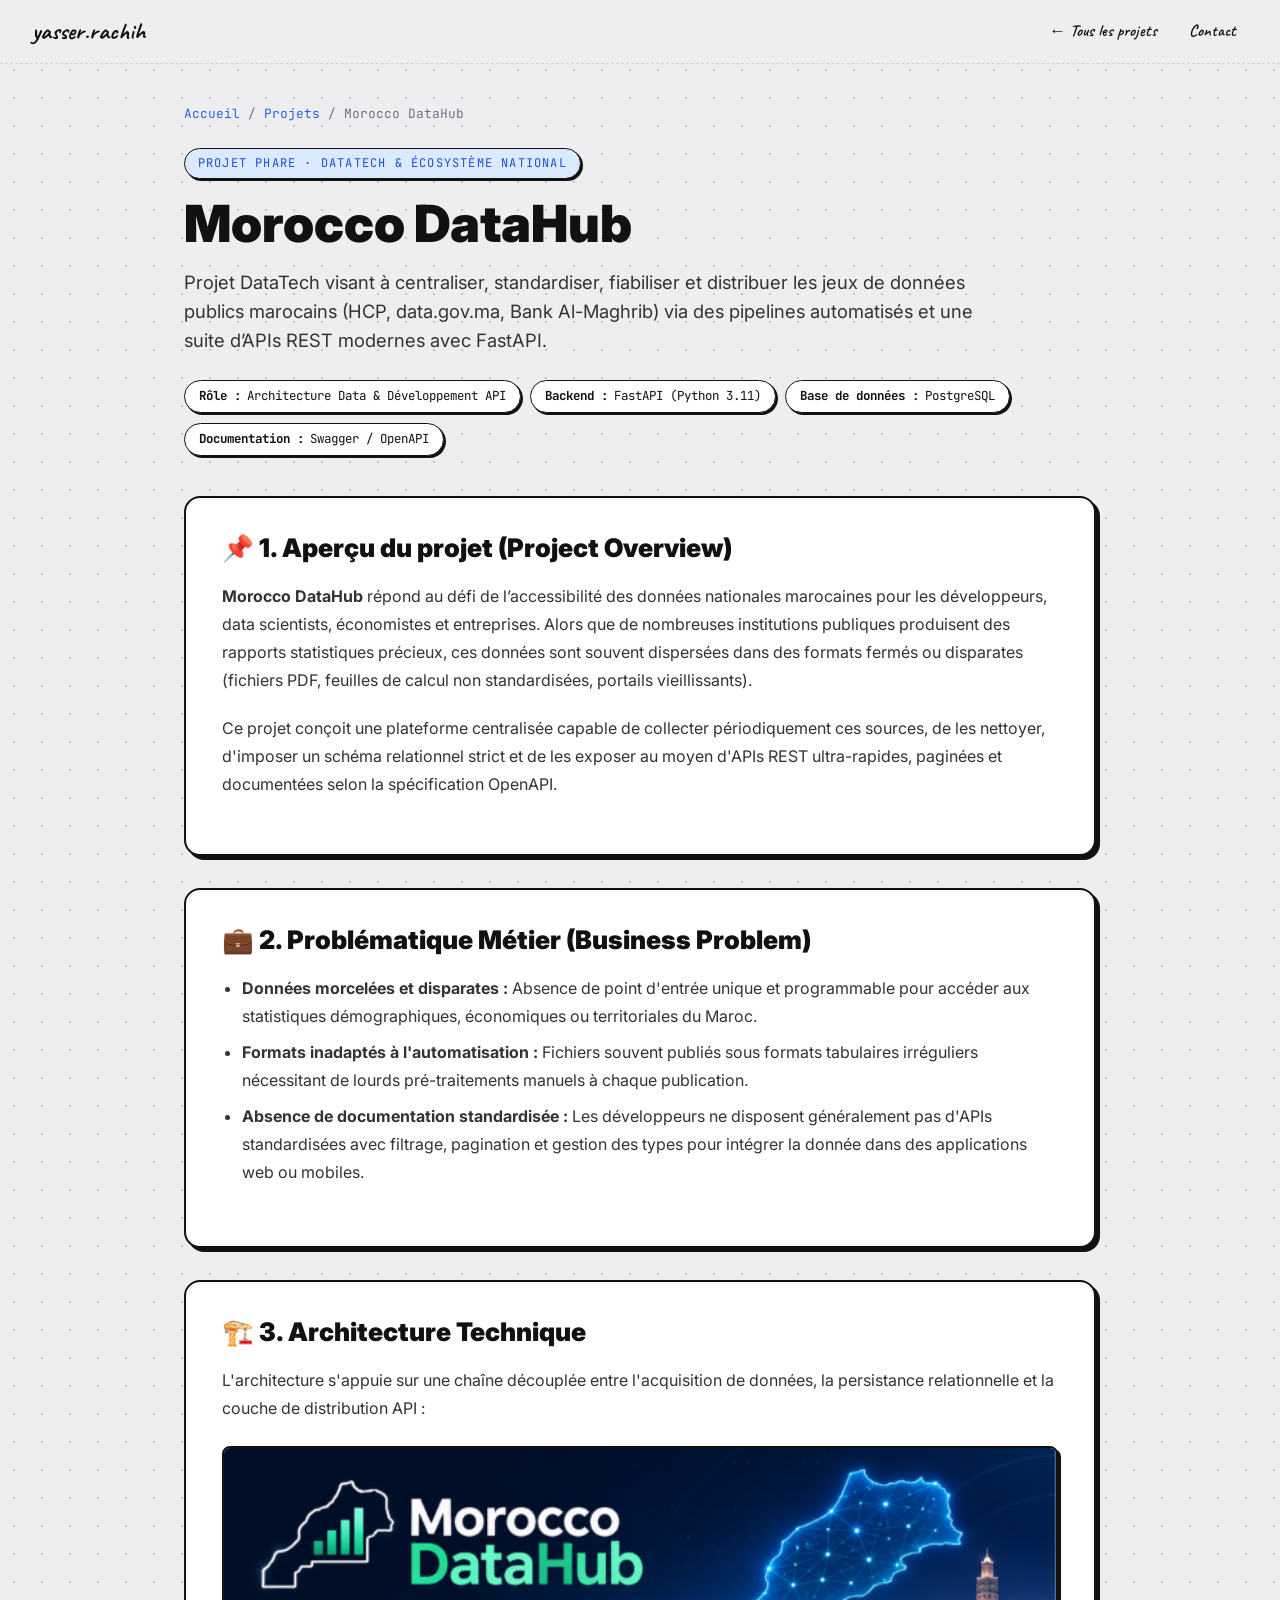
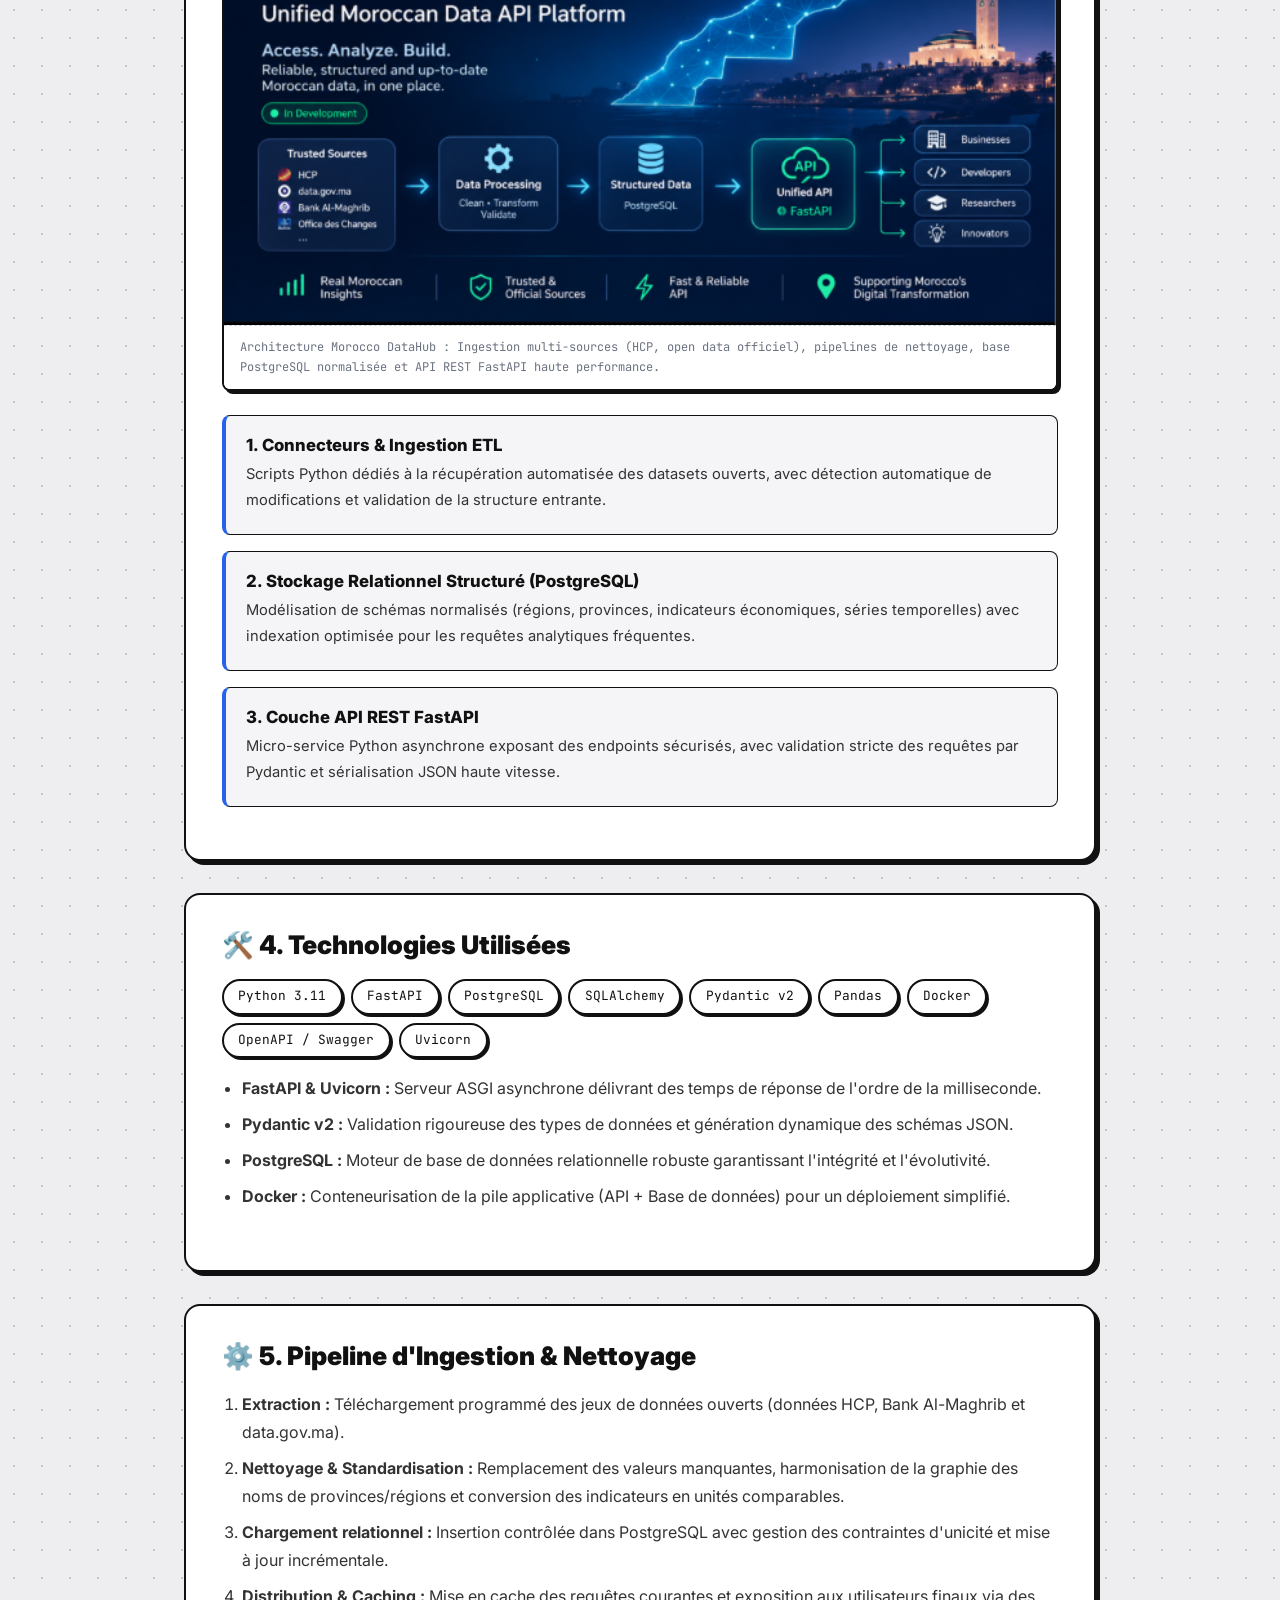
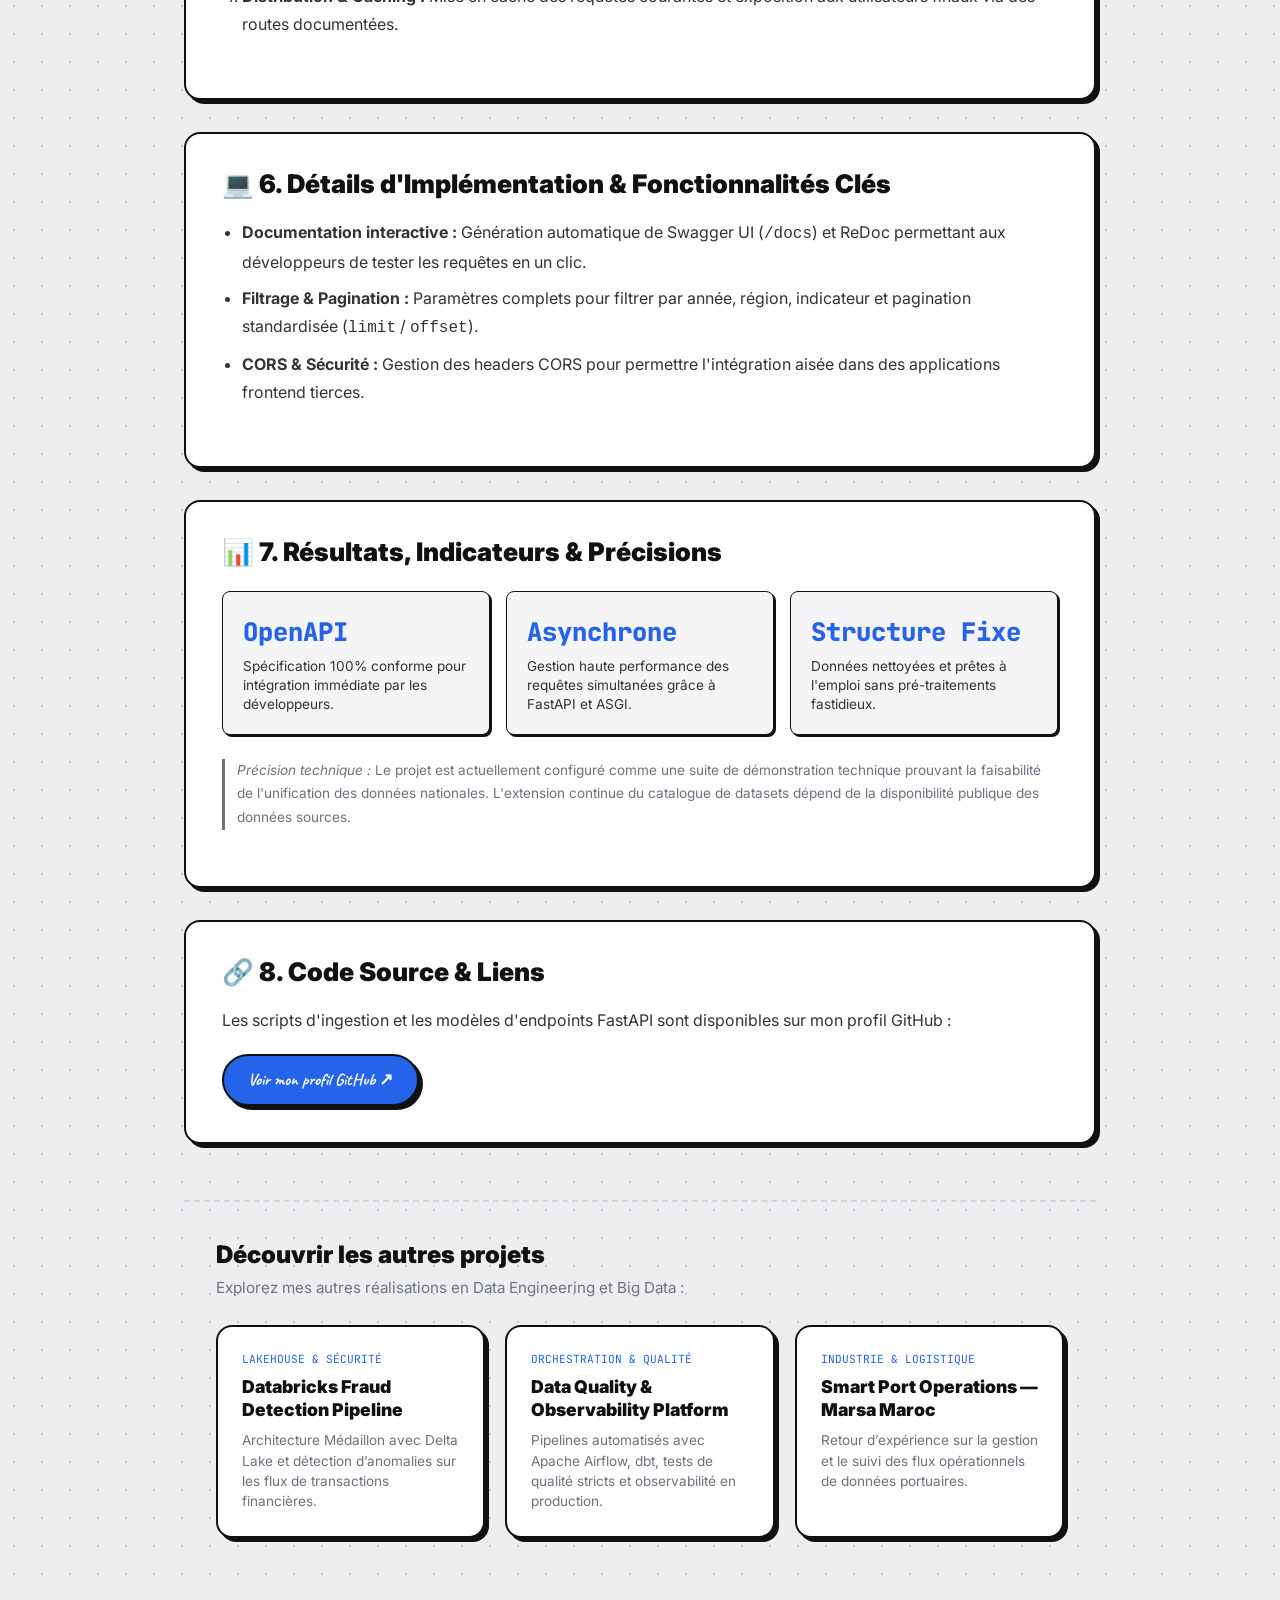
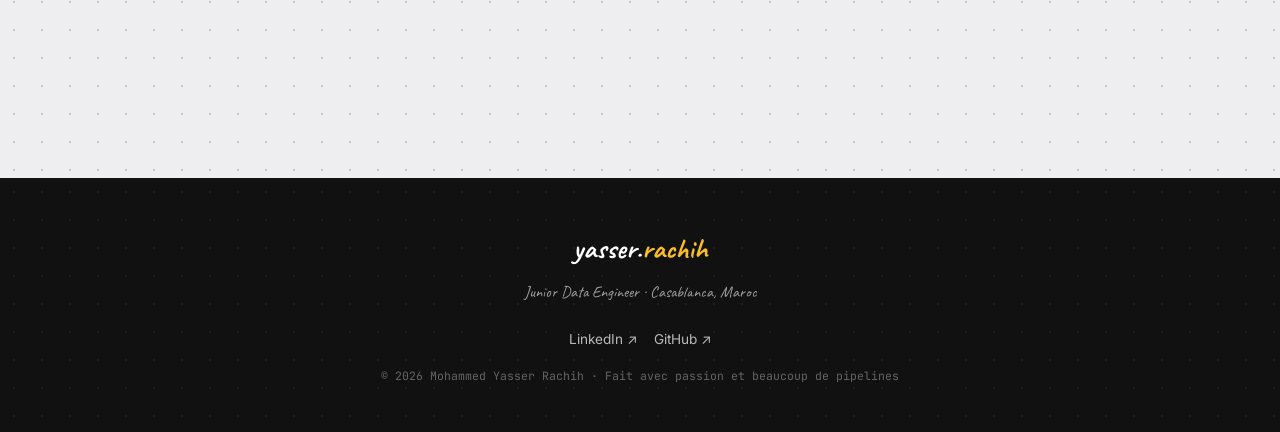
<file: projects/morocco-datahub.html>
<!DOCTYPE html>
<html lang="fr">

<head>
  <meta charset="UTF-8" />
  <meta name="viewport" content="width=device-width, initial-scale=1.0, viewport-fit=cover" />
  <meta name="theme-color" content="#eeeef0" />

  <!-- ═══ SEO CORE ═══ -->
  <title>Morocco DataHub · Unified Open Data &amp; API Platform — Mohammed Yasser Rachih</title>
  <meta name="description"
    content="Étude de cas détaillée : Morocco DataHub, plateforme unifiée centralisant les données publiques marocaines via des pipelines ETL et des APIs REST FastAPI. Conçu par Mohammed Yasser Rachih, Junior Data Engineer." />
  <meta name="keywords"
    content="Morocco DataHub, Open Data Morocco, FastAPI, Python ETL, PostgreSQL, Docker, Big Data Morocco, Data Engineering Casablanca, Mohammed Yasser Rachih" />
  <meta name="author" content="Mohammed Yasser Rachih" />
  <meta name="robots" content="index, follow" />
  <link rel="canonical" href="https://yassser0.github.io/MohammedYasserRachih/projects/morocco-datahub.html" />
  <link rel="sitemap" type="application/xml" href="../sitemap.xml" />

  <!-- ═══ HREFLANG ═══ -->
  <link rel="alternate" hreflang="fr" href="https://yassser0.github.io/MohammedYasserRachih/projects/morocco-datahub.html" />
  <link rel="alternate" hreflang="en" href="https://yassser0.github.io/MohammedYasserRachih/projects/morocco-datahub.html" />
  <link rel="alternate" hreflang="x-default" href="https://yassser0.github.io/MohammedYasserRachih/projects/morocco-datahub.html" />

  <!-- ═══ OPEN GRAPH ═══ -->
  <meta property="og:type" content="article" />
  <meta property="og:title" content="Morocco DataHub · Unified Moroccan Open Data &amp; API Platform — Mohammed Yasser Rachih" />
  <meta property="og:description"
    content="Plateforme unifiée d'ingestion, standardisation et distribution des jeux de données publics marocains via FastAPI et PostgreSQL par Mohammed Yasser Rachih." />
  <meta property="og:url" content="https://yassser0.github.io/MohammedYasserRachih/projects/morocco-datahub.html" />
  <meta property="og:image" content="https://yassser0.github.io/MohammedYasserRachih/assets/projects/project_morocco_datahub.png" />
  <meta property="og:site_name" content="Mohammed Yasser Rachih Portfolio" />

  <!-- ═══ TWITTER CARD ═══ -->
  <meta name="twitter:card" content="summary_large_image" />
  <meta name="twitter:title" content="Morocco DataHub · Unified Moroccan Open Data &amp; API Platform — Mohammed Yasser Rachih" />
  <meta name="twitter:description" content="Centralisation et APIs REST des données publiques marocaines avec Python, FastAPI et PostgreSQL par Mohammed Yasser Rachih." />
  <meta name="twitter:image" content="https://yassser0.github.io/MohammedYasserRachih/assets/projects/project_morocco_datahub.png" />

  <!-- ═══ ICONS & ASSETS ═══ -->
  <link rel="icon" type="image/svg+xml" href="../assets/favicon.svg" />
  <link rel="icon" type="image/png" href="../assets/icone-portfolio-MR.png" />
  <link rel="preconnect" href="https://fonts.googleapis.com" />
  <link rel="preconnect" href="https://fonts.gstatic.com" crossorigin />
  <link rel="stylesheet" href="../css/style.css?v=4.3" />

  <!-- ═══ SCHEMA.ORG JSON-LD ═══ -->
  <script type="application/ld+json">
  {
    "@context": "https://schema.org",
    "@graph": [
      {
        "@type": "TechArticle",
        "@id": "https://yassser0.github.io/MohammedYasserRachih/projects/morocco-datahub.html#article",
        "headline": "Morocco DataHub — Unified Moroccan Open Data & API Platform",
        "description": "Technical case study of Morocco DataHub, a DataTech platform automating the ingestion, validation, and programmatic REST API distribution of Moroccan public datasets using Python, FastAPI, and PostgreSQL.",
        "image": "https://yassser0.github.io/MohammedYasserRachih/assets/projects/project_morocco_datahub.png",
        "author": {
          "@type": "Person",
          "name": "Mohammed Yasser Rachih",
          "jobTitle": "Junior Data Engineer",
          "url": "https://yassser0.github.io/MohammedYasserRachih/#person"
        },
        "publisher": {
          "@type": "Person",
          "name": "Mohammed Yasser Rachih"
        },
        "datePublished": "2026-03-15",
        "dateModified": "2026-11-10",
        "keywords": ["Morocco DataHub", "FastAPI", "Python", "PostgreSQL", "Open Data Morocco", "ETL Pipelines", "Docker"]
      },
      {
        "@type": "BreadcrumbList",
        "@id": "https://yassser0.github.io/MohammedYasserRachih/projects/morocco-datahub.html#breadcrumb",
        "itemListElement": [
          {
            "@type": "ListItem",
            "position": 1,
            "name": "Accueil",
            "item": "https://yassser0.github.io/MohammedYasserRachih/"
          },
          {
            "@type": "ListItem",
            "position": 2,
            "name": "Projets",
            "item": "https://yassser0.github.io/MohammedYasserRachih/#projects"
          },
          {
            "@type": "ListItem",
            "position": 3,
            "name": "Morocco DataHub",
            "item": "https://yassser0.github.io/MohammedYasserRachih/projects/morocco-datahub.html"
          }
        ]
      }
    ]
  }
  </script>
</head>

<body>
  <!-- ═══════════ NAVIGATION SIMPLE ═══════════ -->
  <nav class="navbar" role="navigation" aria-label="Navigation secondaire">
    <a href="../index.html" class="nav-logo">yasser.rachih</a>
    <ul class="nav-links" role="list">
      <li><a href="../index.html#projects">← Tous les projets</a></li>
      <li><a href="../index.html#contact">Contact</a></li>
    </ul>
  </nav>

  <!-- ═══════════ MAIN CONTENT ═══════════ -->
  <main class="project-page-container">

    <!-- Breadcrumb -->
    <nav class="breadcrumb-nav" aria-label="Fil d'Ariane">
      <a href="../index.html">Accueil</a>
      <span>/</span>
      <a href="../index.html#projects">Projets</a>
      <span>/</span>
      <span aria-current="page">Morocco DataHub</span>
    </nav>

    <!-- Header / Hero -->
    <header class="case-study-hero">
      <span class="case-study-badge">Projet Phare · DataTech &amp; Écosystème National</span>
      <h1 class="case-study-title">Morocco DataHub</h1>
      <p class="case-study-subtitle">
        Projet DataTech visant à centraliser, standardiser, fiabiliser et distribuer les jeux de données publics marocains (HCP, data.gov.ma, Bank Al-Maghrib) via des pipelines automatisés et une suite d’APIs REST modernes avec FastAPI.
      </p>

      <div class="case-meta-grid" role="list" aria-label="Informations clés du projet">
        <span class="case-meta-pill" role="listitem"><strong>Rôle :</strong> Architecture Data &amp; Développement API</span>
        <span class="case-meta-pill" role="listitem"><strong>Backend :</strong> FastAPI (Python 3.11)</span>
        <span class="case-meta-pill" role="listitem"><strong>Base de données :</strong> PostgreSQL</span>
        <span class="case-meta-pill" role="listitem"><strong>Documentation :</strong> Swagger / OpenAPI</span>
      </div>
    </header>

    <!-- 1. Overview -->
    <section class="case-card">
      <h2>📌 1. Aperçu du projet (Project Overview)</h2>
      <p>
        <strong>Morocco DataHub</strong> répond au défi de l’accessibilité des données nationales marocaines pour les développeurs, data scientists, économistes et entreprises. Alors que de nombreuses institutions publiques produisent des rapports statistiques précieux, ces données sont souvent dispersées dans des formats fermés ou disparates (fichiers PDF, feuilles de calcul non standardisées, portails vieillissants).
      </p>
      <p>
        Ce projet conçoit une plateforme centralisée capable de collecter périodiquement ces sources, de les nettoyer, d'imposer un schéma relationnel strict et de les exposer au moyen d'APIs REST ultra-rapides, paginées et documentées selon la spécification OpenAPI.
      </p>
    </section>

    <!-- 2. Business Problem -->
    <section class="case-card">
      <h2>💼 2. Problématique Métier (Business Problem)</h2>
      <ul>
        <li><strong>Données morcelées et disparates :</strong> Absence de point d'entrée unique et programmable pour accéder aux statistiques démographiques, économiques ou territoriales du Maroc.</li>
        <li><strong>Formats inadaptés à l'automatisation :</strong> Fichiers souvent publiés sous formats tabulaires irréguliers nécessitant de lourds pré-traitements manuels à chaque publication.</li>
        <li><strong>Absence de documentation standardisée :</strong> Les développeurs ne disposent généralement pas d'APIs standardisées avec filtrage, pagination et gestion des types pour intégrer la donnée dans des applications web ou mobiles.</li>
      </ul>
    </section>

    <!-- 3. Technical Architecture -->
    <section class="case-card">
      <h2>🏗️ 3. Architecture Technique</h2>
      <p>
        L'architecture s'appuie sur une chaîne découplée entre l'acquisition de données, la persistance relationnelle et la couche de distribution API :
      </p>

      <div class="case-img-container">
        <img src="../assets/projects/project_morocco_datahub.png"
             alt="Schéma d'architecture Morocco DataHub montrant les sources HCP et Open Data, l'ETL de normalisation, PostgreSQL et les endpoints FastAPI — Mohammed Yasser Rachih"
             width="800" height="500" loading="eager" />
        <div class="case-img-caption">
          Architecture Morocco DataHub : Ingestion multi-sources (HCP, open data officiel), pipelines de nettoyage, base PostgreSQL normalisée et API REST FastAPI haute performance.
        </div>
      </div>

      <div class="case-pipeline-step-box">
        <h4>1. Connecteurs &amp; Ingestion ETL</h4>
        <p>Scripts Python dédiés à la récupération automatisée des datasets ouverts, avec détection automatique de modifications et validation de la structure entrante.</p>
      </div>

      <div class="case-pipeline-step-box">
        <h4>2. Stockage Relationnel Structuré (PostgreSQL)</h4>
        <p>Modélisation de schémas normalisés (régions, provinces, indicateurs économiques, séries temporelles) avec indexation optimisée pour les requêtes analytiques fréquentes.</p>
      </div>

      <div class="case-pipeline-step-box">
        <h4>3. Couche API REST FastAPI</h4>
        <p>Micro-service Python asynchrone exposant des endpoints sécurisés, avec validation stricte des requêtes par Pydantic et sérialisation JSON haute vitesse.</p>
      </div>
    </section>

    <!-- 4. Technologies Used -->
    <section class="case-card">
      <h2>🛠️ 4. Technologies Utilisées</h2>
      <div class="case-tech-cloud">
        <span class="tag">Python 3.11</span>
        <span class="tag">FastAPI</span>
        <span class="tag">PostgreSQL</span>
        <span class="tag">SQLAlchemy</span>
        <span class="tag">Pydantic v2</span>
        <span class="tag">Pandas</span>
        <span class="tag">Docker</span>
        <span class="tag">OpenAPI / Swagger</span>
        <span class="tag">Uvicorn</span>
      </div>
      <ul>
        <li><strong>FastAPI &amp; Uvicorn :</strong> Serveur ASGI asynchrone délivrant des temps de réponse de l'ordre de la milliseconde.</li>
        <li><strong>Pydantic v2 :</strong> Validation rigoureuse des types de données et génération dynamique des schémas JSON.</li>
        <li><strong>PostgreSQL :</strong> Moteur de base de données relationnelle robuste garantissant l'intégrité et l'évolutivité.</li>
        <li><strong>Docker :</strong> Conteneurisation de la pile applicative (API + Base de données) pour un déploiement simplifié.</li>
      </ul>
    </section>

    <!-- 5. Data Pipeline Explanation -->
    <section class="case-card">
      <h2>⚙️ 5. Pipeline d'Ingestion &amp; Nettoyage</h2>
      <ol>
        <li>
          <strong>Extraction :</strong> Téléchargement programmé des jeux de données ouverts (données HCP, Bank Al-Maghrib et data.gov.ma).
        </li>
        <li>
          <strong>Nettoyage &amp; Standardisation :</strong> Remplacement des valeurs manquantes, harmonisation de la graphie des noms de provinces/régions et conversion des indicateurs en unités comparables.
        </li>
        <li>
          <strong>Chargement relationnel :</strong> Insertion contrôlée dans PostgreSQL avec gestion des contraintes d'unicité et mise à jour incrémentale.
        </li>
        <li>
          <strong>Distribution &amp; Caching :</strong> Mise en cache des requêtes courantes et exposition aux utilisateurs finaux via des routes documentées.
        </li>
      </ol>
    </section>

    <!-- 6. Implementation Details -->
    <section class="case-card">
      <h2>💻 6. Détails d'Implémentation &amp; Fonctionnalités Clés</h2>
      <ul>
        <li><strong>Documentation interactive :</strong> Génération automatique de Swagger UI (<code>/docs</code>) et ReDoc permettant aux développeurs de tester les requêtes en un clic.</li>
        <li><strong>Filtrage &amp; Pagination :</strong> Paramètres complets pour filtrer par année, région, indicateur et pagination standardisée (<code>limit</code> / <code>offset</code>).</li>
        <li><strong>CORS &amp; Sécurité :</strong> Gestion des headers CORS pour permettre l'intégration aisée dans des applications frontend tierces.</li>
      </ul>
    </section>

    <!-- 7. Results and Metrics -->
    <section class="case-card">
      <h2>📊 7. Résultats, Indicateurs &amp; Précisions</h2>
      <div class="case-metrics-grid">
        <div class="case-metric-card">
          <div class="metric-val">OpenAPI</div>
          <div class="metric-label">Spécification 100% conforme pour intégration immédiate par les développeurs.</div>
        </div>
        <div class="case-metric-card">
          <div class="metric-val">Asynchrone</div>
          <div class="metric-label">Gestion haute performance des requêtes simultanées grâce à FastAPI et ASGI.</div>
        </div>
        <div class="case-metric-card">
          <div class="metric-val">Structure Fixe</div>
          <div class="metric-label">Données nettoyées et prêtes à l'emploi sans pré-traitements fastidieux.</div>
        </div>
      </div>
      <p style="font-size: 0.85rem; color: var(--ink-muted); margin-top: 1rem; border-left: 3px solid var(--ink-muted); padding-left: 0.75rem;">
        <em>Précision technique :</em> Le projet est actuellement configuré comme une suite de démonstration technique prouvant la faisabilité de l'unification des données nationales. L'extension continue du catalogue de datasets dépend de la disponibilité publique des données sources.
      </p>
    </section>

    <!-- 8. Code & Repositories -->
    <section class="case-card">
      <h2>🔗 8. Code Source &amp; Liens</h2>
      <p>
        Les scripts d'ingestion et les modèles d'endpoints FastAPI sont disponibles sur mon profil GitHub :
      </p>
      <div style="margin-top: 1rem;">
        <a href="https://github.com/yassser0" target="_blank" rel="noopener noreferrer" class="btn btn-primary">
          Voir mon profil GitHub ↗
        </a>
      </div>
    </section>

    <!-- 9. Navigation to other projects -->
    <section class="other-projects-section">
      <h2 style="font-size: 1.5rem; margin-bottom: 0.5rem;">Découvrir les autres projets</h2>
      <p style="color: var(--ink-muted); font-size: 0.95rem;">Explorez mes autres réalisations en Data Engineering et Big Data :</p>

      <div class="other-projects-grid">
        <a href="databricks-fraud-detection.html" class="other-project-card">
          <span class="other-tag">Lakehouse &amp; Sécurité</span>
          <h4>Databricks Fraud Detection Pipeline</h4>
          <p>Architecture Médaillon avec Delta Lake et détection d’anomalies sur les flux de transactions financières.</p>
        </a>

        <a href="data-quality-observability.html" class="other-project-card">
          <span class="other-tag">Orchestration &amp; Qualité</span>
          <h4>Data Quality &amp; Observability Platform</h4>
          <p>Pipelines automatisés avec Apache Airflow, dbt, tests de qualité stricts et observabilité en production.</p>
        </a>

        <a href="smart-port-operations-marsa-maroc.html" class="other-project-card">
          <span class="other-tag">Industrie &amp; Logistique</span>
          <h4>Smart Port Operations — Marsa Maroc</h4>
          <p>Retour d’expérience sur la gestion et le suivi des flux opérationnels de données portuaires.</p>
        </a>
      </div>
    </section>

  </main>

  <!-- ═══════════ FOOTER ═══════════ -->
  <footer role="contentinfo" style="margin-top: 4rem;">
    <div class="footer-inner">
      <p class="footer-logo">yasser.<span>rachih</span></p>
      <p class="footer-tagline">Junior Data Engineer · Casablanca, Maroc</p>
      <div class="footer-social" style="display:flex;gap:1rem;justify-content:center;margin:1rem 0;">
        <a href="https://www.linkedin.com/in/mohammedyasserrachih/" target="_blank" rel="noopener noreferrer" style="color:inherit;opacity:0.7;font-size:0.85rem;text-decoration:none;">LinkedIn ↗</a>
        <a href="https://github.com/yassser0" target="_blank" rel="noopener noreferrer" style="color:inherit;opacity:0.7;font-size:0.85rem;text-decoration:none;">GitHub ↗</a>
      </div>
      <p class="footer-copy">© 2026 Mohammed Yasser Rachih · Fait avec passion et beaucoup de pipelines</p>
    </div>
  </footer>
</body>

</html>
</file>
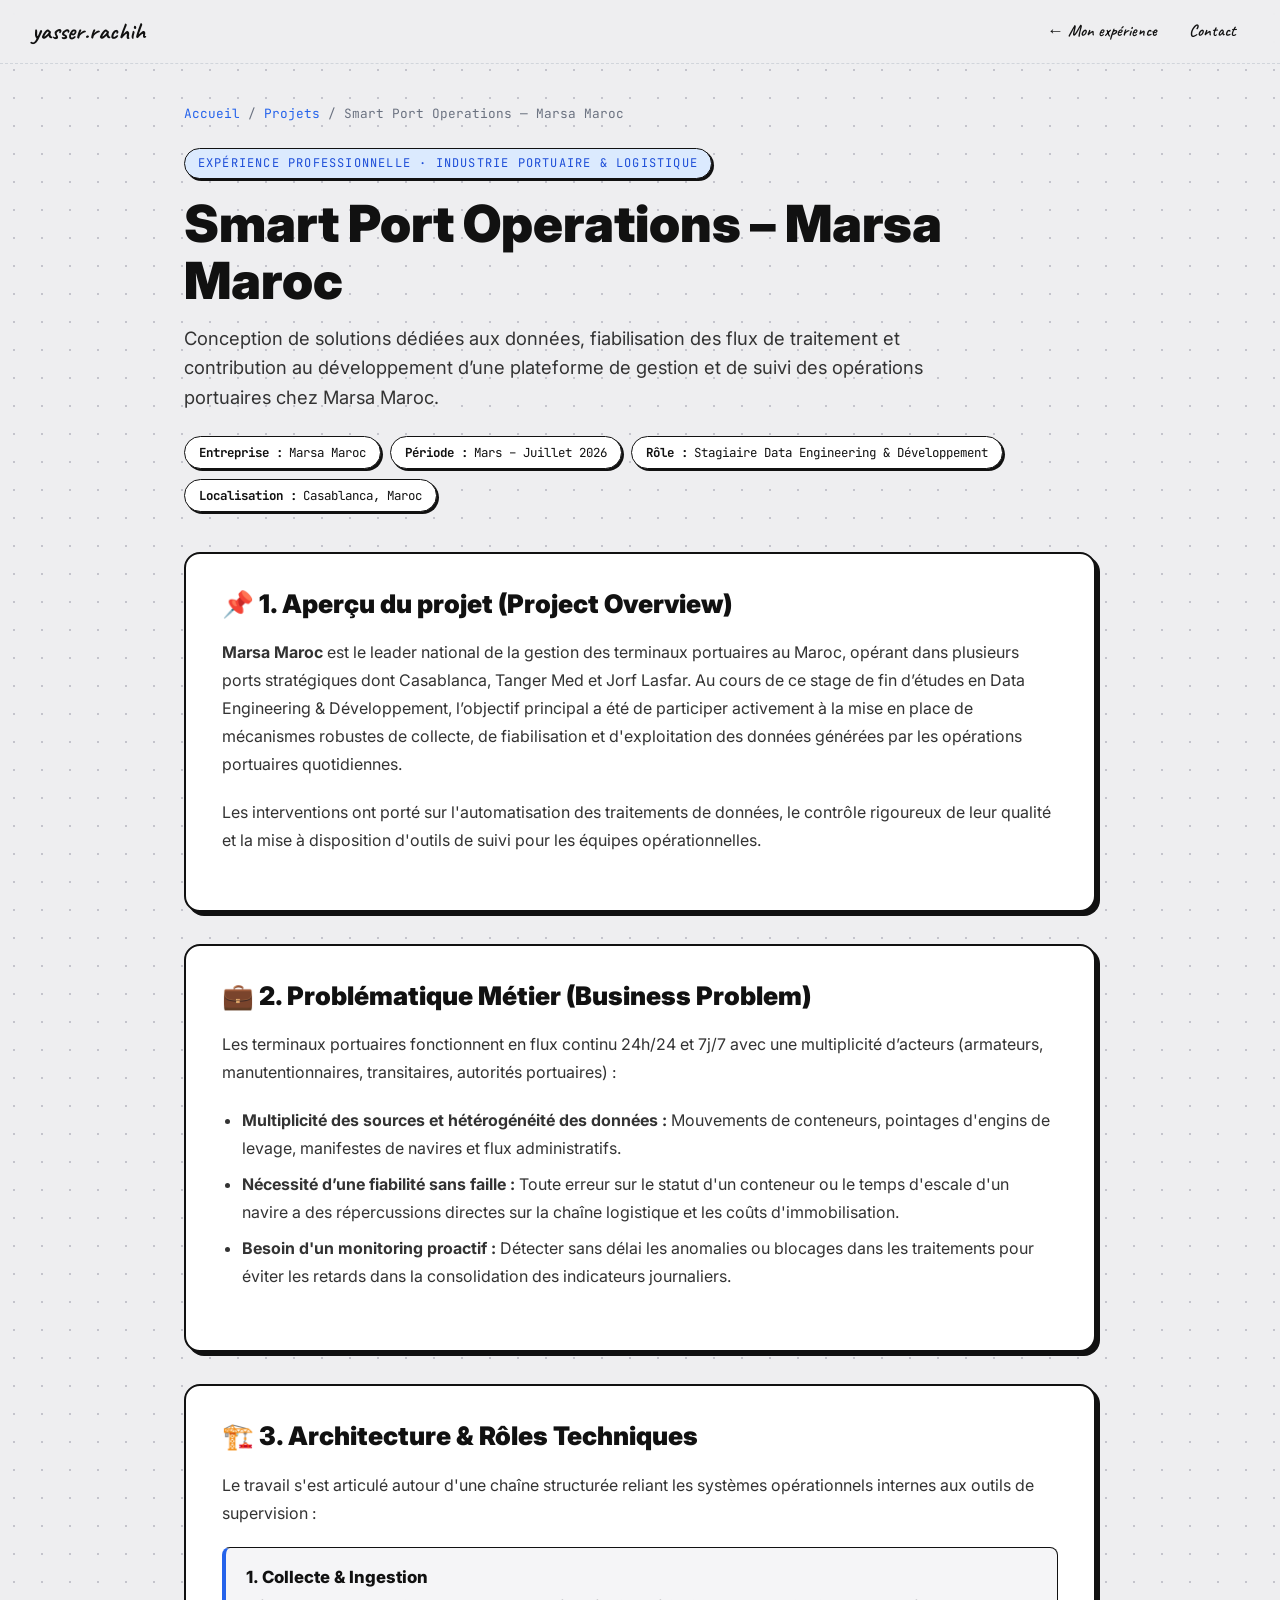
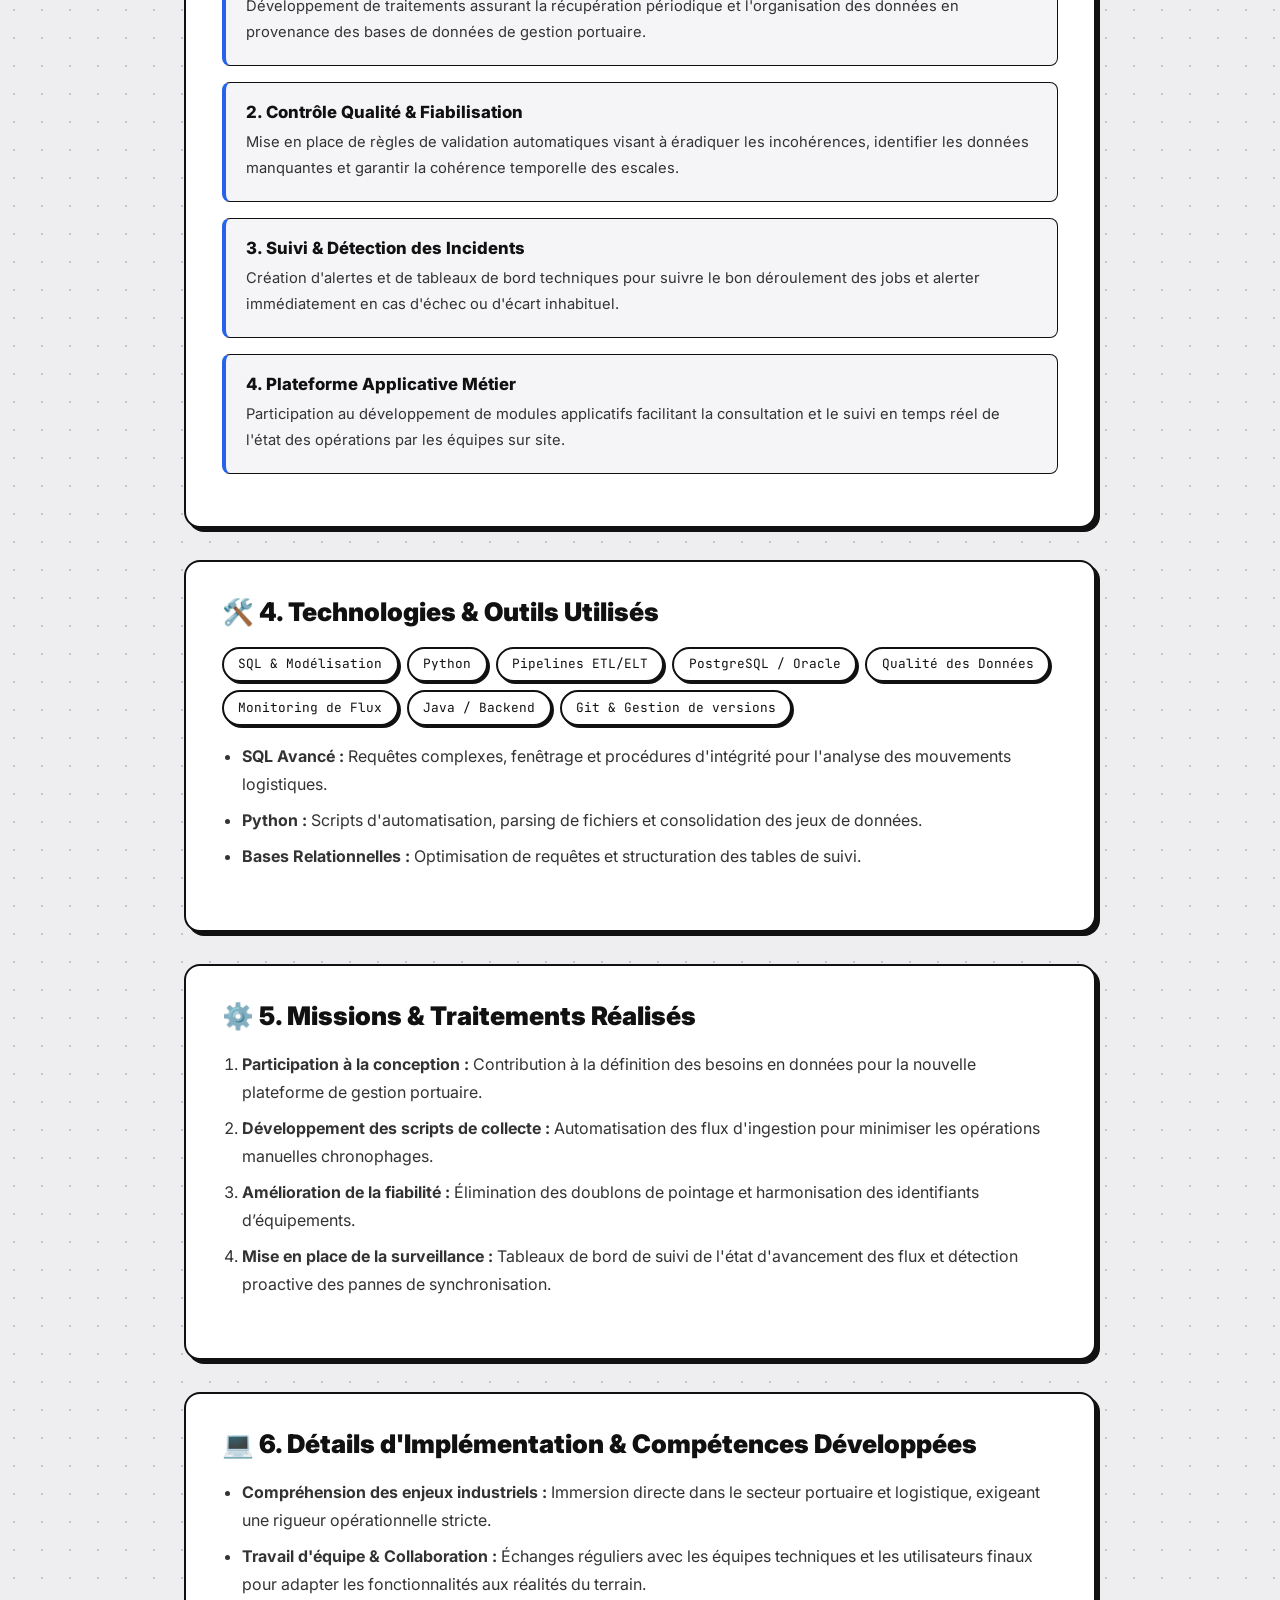
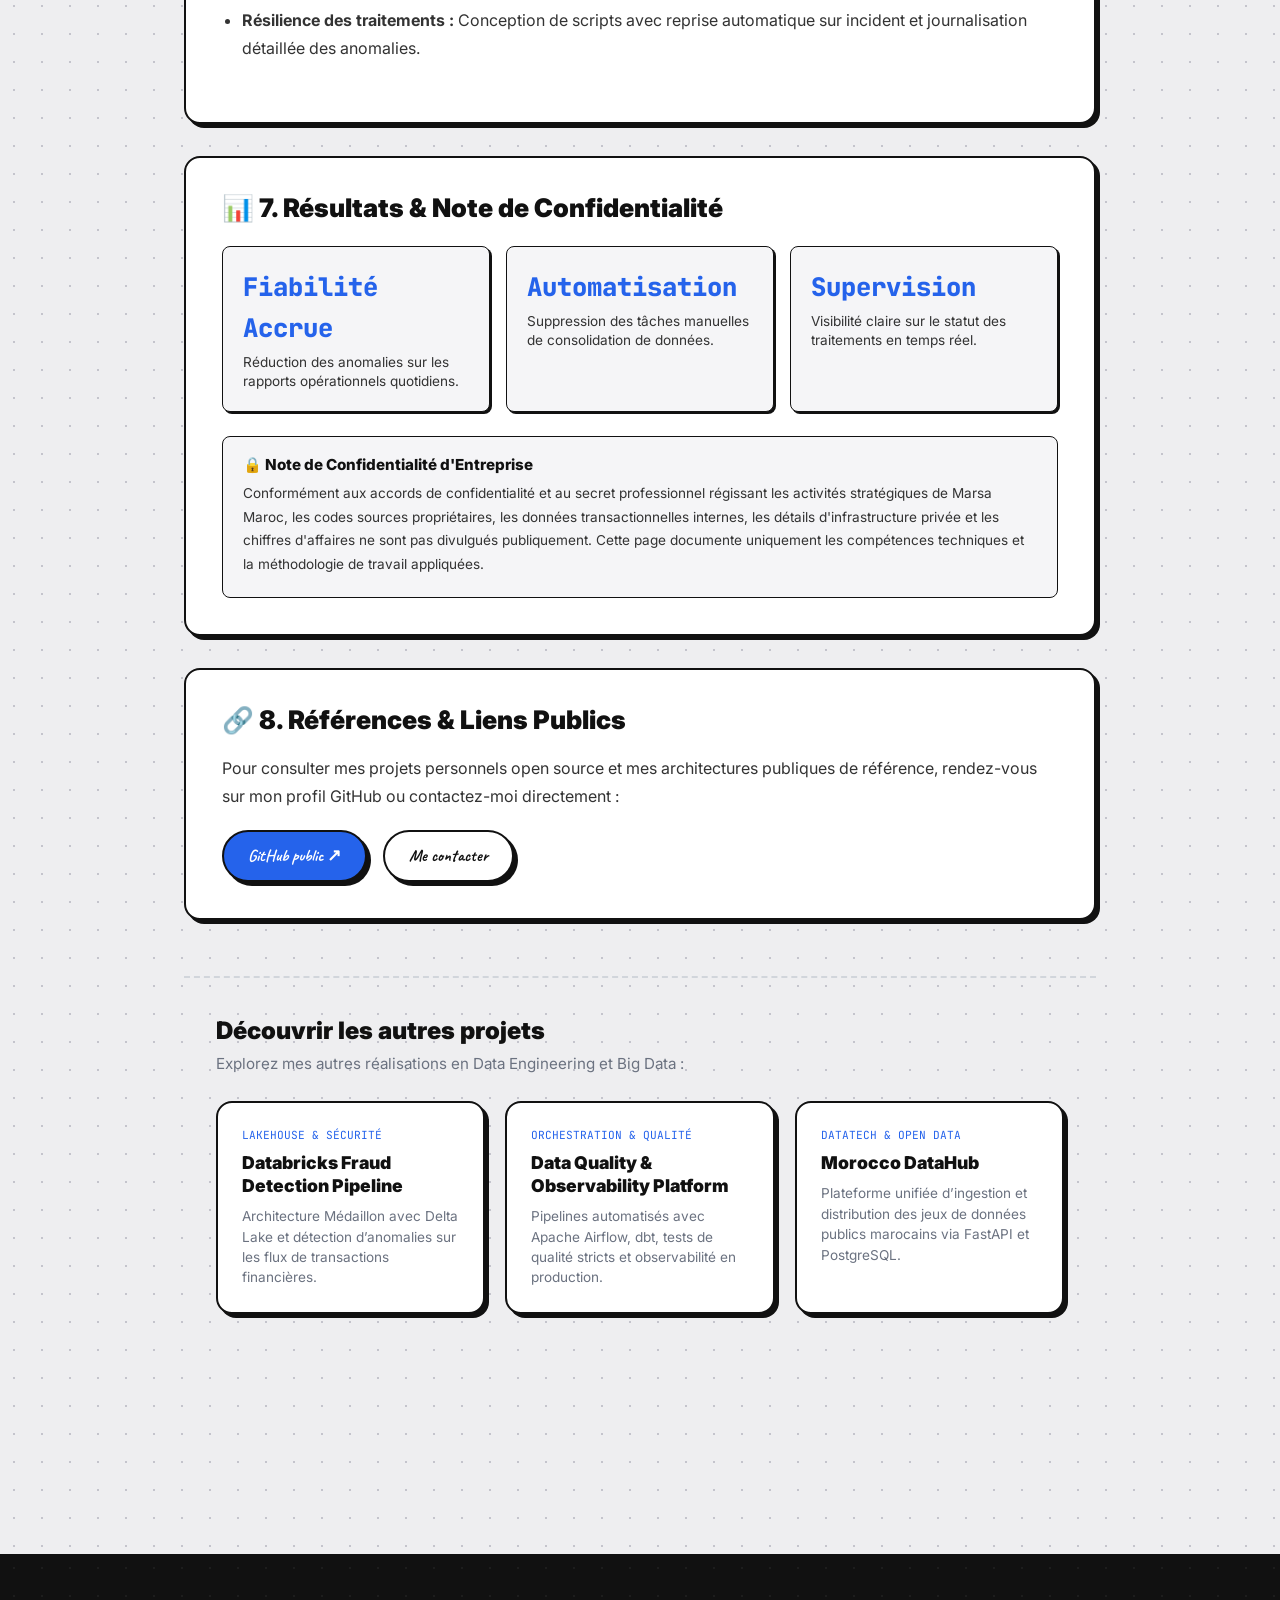
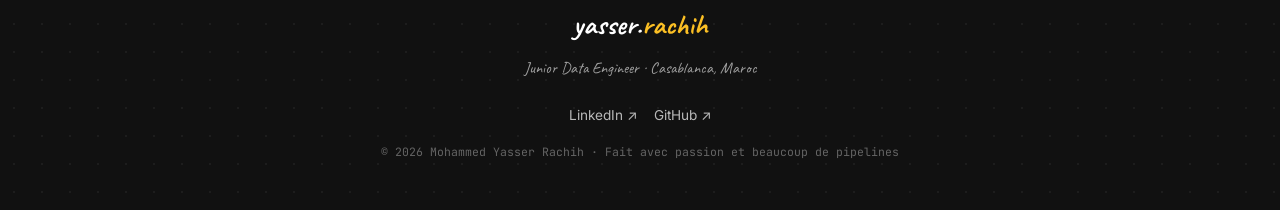
<file: projects/smart-port-operations-marsa-maroc.html>
<!DOCTYPE html>
<html lang="fr">

<head>
  <meta charset="UTF-8" />
  <meta name="viewport" content="width=device-width, initial-scale=1.0, viewport-fit=cover" />
  <meta name="theme-color" content="#eeeef0" />

  <!-- ═══ SEO CORE ═══ -->
  <title>Smart Port Operations · Marsa Maroc Case Study — Mohammed Yasser Rachih</title>
  <meta name="description"
    content="Étude de cas : Plateforme de données et suivi des opérations portuaires réalisée lors du stage chez Marsa Maroc. Data engineering, qualité des données et monitoring par Mohammed Yasser Rachih." />
  <meta name="keywords"
    content="Marsa Maroc, Port Operations, Data Engineering, ETL, Data Quality, Monitoring, Casablanca, Morocco, Mohammed Yasser Rachih" />
  <meta name="author" content="Mohammed Yasser Rachih" />
  <meta name="robots" content="index, follow" />
  <link rel="canonical" href="https://yassser0.github.io/MohammedYasserRachih/projects/smart-port-operations-marsa-maroc.html" />
  <link rel="sitemap" type="application/xml" href="../sitemap.xml" />

  <!-- ═══ HREFLANG ═══ -->
  <link rel="alternate" hreflang="fr" href="https://yassser0.github.io/MohammedYasserRachih/projects/smart-port-operations-marsa-maroc.html" />
  <link rel="alternate" hreflang="en" href="https://yassser0.github.io/MohammedYasserRachih/projects/smart-port-operations-marsa-maroc.html" />
  <link rel="alternate" hreflang="x-default" href="https://yassser0.github.io/MohammedYasserRachih/projects/smart-port-operations-marsa-maroc.html" />

  <!-- ═══ OPEN GRAPH ═══ -->
  <meta property="og:type" content="article" />
  <meta property="og:title" content="Smart Port Operations · Marsa Maroc Case Study — Mohammed Yasser Rachih" />
  <meta property="og:description"
    content="Retour d'expérience technique : conception de pipelines de données, amélioration de la qualité et suivi des opérations chez Marsa Maroc par Mohammed Yasser Rachih." />
  <meta property="og:url" content="https://yassser0.github.io/MohammedYasserRachih/projects/smart-port-operations-marsa-maroc.html" />
  <meta property="og:image" content="https://yassser0.github.io/MohammedYasserRachih/assets/icone-portfolio-MR.png" />
  <meta property="og:site_name" content="Mohammed Yasser Rachih Portfolio" />

  <!-- ═══ TWITTER CARD ═══ -->
  <meta name="twitter:card" content="summary" />
  <meta name="twitter:title" content="Smart Port Operations · Marsa Maroc Case Study — Mohammed Yasser Rachih" />
  <meta name="twitter:description" content="Data engineering, fiabilité des traitements et suivi d'opérations portuaires chez Marsa Maroc par Mohammed Yasser Rachih." />
  <meta name="twitter:image" content="https://yassser0.github.io/MohammedYasserRachih/assets/icone-portfolio-MR.png" />

  <!-- ═══ ICONS & ASSETS ═══ -->
  <link rel="icon" type="image/svg+xml" href="../assets/favicon.svg" />
  <link rel="icon" type="image/png" href="../assets/icone-portfolio-MR.png" />
  <link rel="preconnect" href="https://fonts.googleapis.com" />
  <link rel="preconnect" href="https://fonts.gstatic.com" crossorigin />
  <link rel="stylesheet" href="../css/style.css?v=4.3" />

  <!-- ═══ SCHEMA.ORG JSON-LD ═══ -->
  <script type="application/ld+json">
  {
    "@context": "https://schema.org",
    "@graph": [
      {
        "@type": "TechArticle",
        "@id": "https://yassser0.github.io/MohammedYasserRachih/projects/smart-port-operations-marsa-maroc.html#article",
        "headline": "Smart Port Operations — Marsa Maroc Data Engineering Case Study",
        "description": "Technical case study of data engineering, quality control, and monitoring solutions implemented for port operations tracking during an internship at Marsa Maroc.",
        "image": "https://yassser0.github.io/MohammedYasserRachih/assets/icone-portfolio-MR.png",
        "author": {
          "@type": "Person",
          "name": "Mohammed Yasser Rachih",
          "jobTitle": "Junior Data Engineer",
          "url": "https://yassser0.github.io/MohammedYasserRachih/#person"
        },
        "publisher": {
          "@type": "Person",
          "name": "Mohammed Yasser Rachih"
        },
        "datePublished": "2026-07-31",
        "dateModified": "2026-11-10",
        "keywords": ["Marsa Maroc", "Port Operations", "Data Engineering", "Data Quality", "Casablanca", "Morocco"]
      },
      {
        "@type": "BreadcrumbList",
        "@id": "https://yassser0.github.io/MohammedYasserRachih/projects/smart-port-operations-marsa-maroc.html#breadcrumb",
        "itemListElement": [
          {
            "@type": "ListItem",
            "position": 1,
            "name": "Accueil",
            "item": "https://yassser0.github.io/MohammedYasserRachih/"
          },
          {
            "@type": "ListItem",
            "position": 2,
            "name": "Projets",
            "item": "https://yassser0.github.io/MohammedYasserRachih/#projects"
          },
          {
            "@type": "ListItem",
            "position": 3,
            "name": "Smart Port Operations Marsa Maroc",
            "item": "https://yassser0.github.io/MohammedYasserRachih/projects/smart-port-operations-marsa-maroc.html"
          }
        ]
      }
    ]
  }
  </script>
</head>

<body>
  <!-- ═══════════ NAVIGATION SIMPLE ═══════════ -->
  <nav class="navbar" role="navigation" aria-label="Navigation secondaire">
    <a href="../index.html" class="nav-logo">yasser.rachih</a>
    <ul class="nav-links" role="list">
      <li><a href="../index.html#experience">← Mon expérience</a></li>
      <li><a href="../index.html#contact">Contact</a></li>
    </ul>
  </nav>

  <!-- ═══════════ MAIN CONTENT ═══════════ -->
  <main class="project-page-container">

    <!-- Breadcrumb -->
    <nav class="breadcrumb-nav" aria-label="Fil d'Ariane">
      <a href="../index.html">Accueil</a>
      <span>/</span>
      <a href="../index.html#projects">Projets</a>
      <span>/</span>
      <span aria-current="page">Smart Port Operations — Marsa Maroc</span>
    </nav>

    <!-- Header / Hero -->
    <header class="case-study-hero">
      <span class="case-study-badge">Expérience Professionnelle · Industrie Portuaire &amp; Logistique</span>
      <h1 class="case-study-title">Smart Port Operations – Marsa Maroc</h1>
      <p class="case-study-subtitle">
        Conception de solutions dédiées aux données, fiabilisation des flux de traitement et contribution au développement d’une plateforme de gestion et de suivi des opérations portuaires chez Marsa Maroc.
      </p>

      <div class="case-meta-grid" role="list" aria-label="Informations clés du projet">
        <span class="case-meta-pill" role="listitem"><strong>Entreprise :</strong> Marsa Maroc</span>
        <span class="case-meta-pill" role="listitem"><strong>Période :</strong> Mars – Juillet 2026</span>
        <span class="case-meta-pill" role="listitem"><strong>Rôle :</strong> Stagiaire Data Engineering &amp; Développement</span>
        <span class="case-meta-pill" role="listitem"><strong>Localisation :</strong> Casablanca, Maroc</span>
      </div>
    </header>

    <!-- 1. Overview -->
    <section class="case-card">
      <h2>📌 1. Aperçu du projet (Project Overview)</h2>
      <p>
        <strong>Marsa Maroc</strong> est le leader national de la gestion des terminaux portuaires au Maroc, opérant dans plusieurs ports stratégiques dont Casablanca, Tanger Med et Jorf Lasfar. Au cours de ce stage de fin d’études en Data Engineering &amp; Développement, l’objectif principal a été de participer activement à la mise en place de mécanismes robustes de collecte, de fiabilisation et d'exploitation des données générées par les opérations portuaires quotidiennes.
      </p>
      <p>
        Les interventions ont porté sur l'automatisation des traitements de données, le contrôle rigoureux de leur qualité et la mise à disposition d'outils de suivi pour les équipes opérationnelles.
      </p>
    </section>

    <!-- 2. Business Problem -->
    <section class="case-card">
      <h2>💼 2. Problématique Métier (Business Problem)</h2>
      <p>
        Les terminaux portuaires fonctionnent en flux continu 24h/24 et 7j/7 avec une multiplicité d’acteurs (armateurs, manutentionnaires, transitaires, autorités portuaires) :
      </p>
      <ul>
        <li><strong>Multiplicité des sources et hétérogénéité des données :</strong> Mouvements de conteneurs, pointages d'engins de levage, manifestes de navires et flux administratifs.</li>
        <li><strong>Nécessité d’une fiabilité sans faille :</strong> Toute erreur sur le statut d'un conteneur ou le temps d'escale d'un navire a des répercussions directes sur la chaîne logistique et les coûts d'immobilisation.</li>
        <li><strong>Besoin d'un monitoring proactif :</strong> Détecter sans délai les anomalies ou blocages dans les traitements pour éviter les retards dans la consolidation des indicateurs journaliers.</li>
      </ul>
    </section>

    <!-- 3. Technical Architecture -->
    <section class="case-card">
      <h2>🏗️ 3. Architecture &amp; Rôles Techniques</h2>
      <p>
        Le travail s'est articulé autour d'une chaîne structurée reliant les systèmes opérationnels internes aux outils de supervision :
      </p>

      <div class="case-pipeline-step-box">
        <h4>1. Collecte &amp; Ingestion</h4>
        <p>Développement de traitements assurant la récupération périodique et l'organisation des données en provenance des bases de données de gestion portuaire.</p>
      </div>

      <div class="case-pipeline-step-box">
        <h4>2. Contrôle Qualité &amp; Fiabilisation</h4>
        <p>Mise en place de règles de validation automatiques visant à éradiquer les incohérences, identifier les données manquantes et garantir la cohérence temporelle des escales.</p>
      </div>

      <div class="case-pipeline-step-box">
        <h4>3. Suivi &amp; Détection des Incidents</h4>
        <p>Création d'alertes et de tableaux de bord techniques pour suivre le bon déroulement des jobs et alerter immédiatement en cas d'échec ou d'écart inhabituel.</p>
      </div>

      <div class="case-pipeline-step-box">
        <h4>4. Plateforme Applicative Métier</h4>
        <p>Participation au développement de modules applicatifs facilitant la consultation et le suivi en temps réel de l'état des opérations par les équipes sur site.</p>
      </div>
    </section>

    <!-- 4. Technologies Used -->
    <section class="case-card">
      <h2>🛠️ 4. Technologies &amp; Outils Utilisés</h2>
      <div class="case-tech-cloud">
        <span class="tag">SQL &amp; Modélisation</span>
        <span class="tag">Python</span>
        <span class="tag">Pipelines ETL/ELT</span>
        <span class="tag">PostgreSQL / Oracle</span>
        <span class="tag">Qualité des Données</span>
        <span class="tag">Monitoring de Flux</span>
        <span class="tag">Java / Backend</span>
        <span class="tag">Git &amp; Gestion de versions</span>
      </div>
      <ul>
        <li><strong>SQL Avancé :</strong> Requêtes complexes, fenêtrage et procédures d'intégrité pour l'analyse des mouvements logistiques.</li>
        <li><strong>Python :</strong> Scripts d'automatisation, parsing de fichiers et consolidation des jeux de données.</li>
        <li><strong>Bases Relationnelles :</strong> Optimisation de requêtes et structuration des tables de suivi.</li>
      </ul>
    </section>

    <!-- 5. Data Pipeline Explanation -->
    <section class="case-card">
      <h2>⚙️ 5. Missions &amp; Traitements Réalisés</h2>
      <ol>
        <li>
          <strong>Participation à la conception :</strong> Contribution à la définition des besoins en données pour la nouvelle plateforme de gestion portuaire.
        </li>
        <li>
          <strong>Développement des scripts de collecte :</strong> Automatisation des flux d'ingestion pour minimiser les opérations manuelles chronophages.
        </li>
        <li>
          <strong>Amélioration de la fiabilité :</strong> Élimination des doublons de pointage et harmonisation des identifiants d’équipements.
        </li>
        <li>
          <strong>Mise en place de la surveillance :</strong> Tableaux de bord de suivi de l'état d'avancement des flux et détection proactive des pannes de synchronisation.
        </li>
      </ol>
    </section>

    <!-- 6. Implementation Details -->
    <section class="case-card">
      <h2>💻 6. Détails d'Implémentation &amp; Compétences Développées</h2>
      <ul>
        <li><strong>Compréhension des enjeux industriels :</strong> Immersion directe dans le secteur portuaire et logistique, exigeant une rigueur opérationnelle stricte.</li>
        <li><strong>Travail d'équipe &amp; Collaboration :</strong> Échanges réguliers avec les équipes techniques et les utilisateurs finaux pour adapter les fonctionnalités aux réalités du terrain.</li>
        <li><strong>Résilience des traitements :</strong> Conception de scripts avec reprise automatique sur incident et journalisation détaillée des anomalies.</li>
      </ul>
    </section>

    <!-- 7. Results and Metrics -->
    <section class="case-card">
      <h2>📊 7. Résultats &amp; Note de Confidentialité</h2>
      <div class="case-metrics-grid">
        <div class="case-metric-card">
          <div class="metric-val">Fiabilité Accrue</div>
          <div class="metric-label">Réduction des anomalies sur les rapports opérationnels quotidiens.</div>
        </div>
        <div class="case-metric-card">
          <div class="metric-val">Automatisation</div>
          <div class="metric-label">Suppression des tâches manuelles de consolidation de données.</div>
        </div>
        <div class="case-metric-card">
          <div class="metric-val">Supervision</div>
          <div class="metric-label">Visibilité claire sur le statut des traitements en temps réel.</div>
        </div>
      </div>

      <div style="background: var(--bg-card); border: 1.5px solid var(--ink); border-radius: var(--radius-sm); padding: 1.25rem; margin-top: 1.5rem;">
        <h4 style="font-size: 0.95rem; font-weight: 800; margin-bottom: 0.5rem;">🔒 Note de Confidentialité d'Entreprise</h4>
        <p style="font-size: 0.85rem; color: var(--ink-mid); margin-bottom: 0;">
          Conformément aux accords de confidentialité et au secret professionnel régissant les activités stratégiques de Marsa Maroc, les codes sources propriétaires, les données transactionnelles internes, les détails d'infrastructure privée et les chiffres d'affaires ne sont pas divulgués publiquement. Cette page documente uniquement les compétences techniques et la méthodologie de travail appliquées.
        </p>
      </div>
    </section>

    <!-- 8. Code & Repositories -->
    <section class="case-card">
      <h2>🔗 8. Références &amp; Liens Publics</h2>
      <p>
        Pour consulter mes projets personnels open source et mes architectures publiques de référence, rendez-vous sur mon profil GitHub ou contactez-moi directement :
      </p>
      <div style="display: flex; gap: 1rem; flex-wrap: wrap; margin-top: 1rem;">
        <a href="https://github.com/yassser0" target="_blank" rel="noopener noreferrer" class="btn btn-primary">
          GitHub public ↗
        </a>
        <a href="../index.html#contact" class="btn btn-secondary">
          Me contacter
        </a>
      </div>
    </section>

    <!-- 9. Navigation to other projects -->
    <section class="other-projects-section">
      <h2 style="font-size: 1.5rem; margin-bottom: 0.5rem;">Découvrir les autres projets</h2>
      <p style="color: var(--ink-muted); font-size: 0.95rem;">Explorez mes autres réalisations en Data Engineering et Big Data :</p>

      <div class="other-projects-grid">
        <a href="databricks-fraud-detection.html" class="other-project-card">
          <span class="other-tag">Lakehouse &amp; Sécurité</span>
          <h4>Databricks Fraud Detection Pipeline</h4>
          <p>Architecture Médaillon avec Delta Lake et détection d’anomalies sur les flux de transactions financières.</p>
        </a>

        <a href="data-quality-observability.html" class="other-project-card">
          <span class="other-tag">Orchestration &amp; Qualité</span>
          <h4>Data Quality &amp; Observability Platform</h4>
          <p>Pipelines automatisés avec Apache Airflow, dbt, tests de qualité stricts et observabilité en production.</p>
        </a>

        <a href="morocco-datahub.html" class="other-project-card">
          <span class="other-tag">DataTech &amp; Open Data</span>
          <h4>Morocco DataHub</h4>
          <p>Plateforme unifiée d’ingestion et distribution des jeux de données publics marocains via FastAPI et PostgreSQL.</p>
        </a>
      </div>
    </section>

  </main>

  <!-- ═══════════ FOOTER ═══════════ -->
  <footer role="contentinfo" style="margin-top: 4rem;">
    <div class="footer-inner">
      <p class="footer-logo">yasser.<span>rachih</span></p>
      <p class="footer-tagline">Junior Data Engineer · Casablanca, Maroc</p>
      <div class="footer-social" style="display:flex;gap:1rem;justify-content:center;margin:1rem 0;">
        <a href="https://www.linkedin.com/in/mohammedyasserrachih/" target="_blank" rel="noopener noreferrer" style="color:inherit;opacity:0.7;font-size:0.85rem;text-decoration:none;">LinkedIn ↗</a>
        <a href="https://github.com/yassser0" target="_blank" rel="noopener noreferrer" style="color:inherit;opacity:0.7;font-size:0.85rem;text-decoration:none;">GitHub ↗</a>
      </div>
      <p class="footer-copy">© 2026 Mohammed Yasser Rachih · Fait avec passion et beaucoup de pipelines</p>
    </div>
  </footer>
</body>

</html>
</file>
<file: css/style.css>
﻿/* ===== IMPORTS ===== */
@import url('https://fonts.googleapis.com/css2?family=Caveat:wght@400;500;600;700&family=Inter:wght@300;400;500;600;700;800;900&family=JetBrains+Mono:wght@400;500;600&display=swap');

/* ===== RESET & BASE ===== */
*, *::before, *::after { box-sizing: border-box; margin: 0; padding: 0; }

:root {
  --bg: #eeeef0;
  --bg-card: #f5f5f7;
  --bg-white: #ffffff;
  --ink: #111111;
  --ink-mid: #333333;
  --ink-muted: #6b7280;
  --blue: #2563eb;
  --blue-dark: #1d4ed8;
  --blue-light: #dbeafe;
  --yellow: #fbbf24;
  --yellow-light: #fef3c7;
  --green: #10b981;
  --border: #111111;
  --border-light: #d1d5db;
  --radius: 16px;
  --radius-sm: 8px;
  --shadow: 4px 4px 0px #111111;
  --shadow-hover: 6px 6px 0px #111111;
  --font-hand: 'Caveat', cursive;
  --font-body: 'Inter', sans-serif;
  --font-mono: 'JetBrains Mono', monospace;
  --nav-h: 64px;
  --transition: 0.2s cubic-bezier(0.4, 0, 0.2, 1);
}

html { scroll-behavior: smooth; font-size: 16px; }

body {
  font-family: var(--font-body);
  background-color: var(--bg);
  color: var(--ink);
  line-height: 1.6;
  overflow-x: hidden;
  background-image: radial-gradient(circle, #c4c4cc 1px, transparent 1px);
  background-size: 28px 28px;
}

@media (prefers-reduced-motion: reduce) {
  *, *::before, *::after { animation-duration: 0.01ms !important; animation-iteration-count: 1 !important; transition-duration: 0.01ms !important; }
  html { scroll-behavior: auto; }
}

::-webkit-scrollbar { width: 6px; }
::-webkit-scrollbar-track { background: var(--bg); }
::-webkit-scrollbar-thumb { background: var(--ink); border-radius: 3px; }

h1, h2, h3, h4 { font-family: var(--font-body); font-weight: 900; line-height: 1.1; }

/* NAVBAR */
.navbar {
  position: fixed; top: 0; left: 0; right: 0; z-index: 1000;
  height: var(--nav-h);
  background: rgba(238, 238, 240, 0.92);
  backdrop-filter: blur(12px);
  display: flex; align-items: center; justify-content: space-between;
  padding: 0 2rem;
  border-bottom: 1px dashed var(--border-light);
}
.nav-logo { font-family: var(--font-hand); font-size: 1.5rem; font-weight: 700; color: var(--ink); text-decoration: none; }
.nav-progress-bar { position: absolute; bottom: -1px; left: 0; height: 2px; background: var(--blue); width: 0%; transition: width 0.1s linear; }
.nav-diamond { position: absolute; bottom: -7px; width: 12px; height: 12px; background: var(--yellow); border: 2px solid var(--ink); transform: rotate(45deg); transition: left 0.3s ease; left: 0; }
.nav-links { display: flex; align-items: center; gap: 0.5rem; list-style: none; }
.nav-links a { font-family: var(--font-hand); font-size: 1.05rem; font-weight: 600; color: var(--ink); text-decoration: none; padding: 0.3rem 0.75rem; border-radius: 100px; transition: all var(--transition); }
.nav-links a:hover, .nav-links a.active { background: var(--blue); color: #fff; }

/* LANG TOGGLE */
.lang-toggle {
  display: inline-flex;
  align-items: center;
  gap: 3px;
  background: var(--bg-white);
  border: 2px solid var(--ink);
  border-radius: 100px;
  padding: 3px 6px;
  box-shadow: 2px 2px 0 var(--ink);
  flex-shrink: 0;
}
.lang-btn {
  background: transparent;
  border: none;
  font-family: var(--font-mono);
  font-size: 0.75rem;
  font-weight: 700;
  color: var(--ink-muted);
  padding: 3px 8px;
  border-radius: 100px;
  cursor: pointer;
  transition: all var(--transition);
  line-height: 1.1;
}
.lang-btn:hover:not(.active) {
  color: var(--ink);
  background: var(--blue-light);
}
.lang-btn.active {
  background: var(--blue);
  color: #ffffff;
  box-shadow: 1px 1px 0 var(--ink);
}
.lang-sep {
  color: var(--border-light);
  font-size: 0.75rem;
  user-select: none;
}
.nav-burger {
  display: none;
  flex-direction: column;
  justify-content: center;
  align-items: center;
  gap: 5px;
  cursor: pointer;
  padding: 8px;
  min-width: 44px;
  min-height: 44px;
  background: transparent;
  border: none;
  border-radius: var(--radius-sm);
  touch-action: manipulation;
  -webkit-tap-highlight-color: transparent;
  position: relative;
  z-index: 1001;
}
.nav-burger span {
  display: block;
  width: 24px;
  height: 2.5px;
  background: var(--ink);
  border-radius: 2px;
  transition: transform 0.25s ease, opacity 0.2s ease;
  transform-origin: center;
}
.nav-burger.open span:nth-child(1),
body:has(#nav-mobile.open) .nav-burger span:nth-child(1) {
  transform: translateY(7.5px) rotate(45deg);
}
.nav-burger.open span:nth-child(2),
body:has(#nav-mobile.open) .nav-burger span:nth-child(2) {
  opacity: 0;
  transform: scaleX(0);
}
.nav-burger.open span:nth-child(3),
body:has(#nav-mobile.open) .nav-burger span:nth-child(3) {
  transform: translateY(-7.5px) rotate(-45deg);
}

.nav-mobile {
  display: none;
  position: fixed;
  inset: var(--nav-h) 0 0 0;
  background: rgba(245, 245, 247, 0.98);
  backdrop-filter: blur(16px);
  -webkit-backdrop-filter: blur(16px);
  z-index: 999;
  flex-direction: column;
  align-items: center;
  justify-content: center;
  gap: 1.25rem;
  padding: 2rem 1.5rem;
  overflow-y: auto;
  -webkit-overflow-scrolling: touch;
}
.nav-mobile.open {
  display: flex;
  animation: mobileFadeIn 0.25s ease forwards;
}
@keyframes mobileFadeIn {
  from { opacity: 0; transform: translateY(-8px); }
  to { opacity: 1; transform: translateY(0); }
}
.nav-mobile a {
  font-family: var(--font-hand);
  font-size: 1.65rem;
  font-weight: 700;
  color: var(--ink);
  text-decoration: none;
  padding: 0.4rem 1.5rem;
  border-radius: 100px;
  transition: all var(--transition);
}
.nav-mobile a:hover, .nav-mobile a:active {
  background: var(--blue);
  color: #fff;
}
.nav-mobile .lang-toggle {
  display: none;
}

/* INTRO TERMINAL */
#intro { position: fixed; inset: 0; z-index: 2000; display: flex; align-items: center; justify-content: center; flex-direction: column; background: var(--bg); background-image: radial-gradient(circle, #c4c4cc 1px, transparent 1px); background-size: 28px 28px; transition: opacity 0.5s ease, visibility 0.5s ease; }
#intro.hidden { opacity: 0; visibility: hidden; pointer-events: none; }
.terminal-wrap { width: min(640px, 92vw); background: #111; border-radius: var(--radius); border: 2.5px solid var(--ink); box-shadow: var(--shadow-hover); overflow: hidden; animation: terminalIn 0.6s cubic-bezier(0.34, 1.56, 0.64, 1) both; }
@keyframes terminalIn { from { opacity: 0; transform: scale(0.85) translateY(30px); } to { opacity: 1; transform: scale(1) translateY(0); } }
.terminal-bar { display: flex; align-items: center; gap: 8px; padding: 12px 16px; background: #1e1e1e; border-bottom: 1px solid #333; }
.terminal-dot { width: 12px; height: 12px; border-radius: 50%; border: 1.5px solid rgba(0,0,0,0.3); }
.terminal-dot:nth-child(1) { background: #ff5f57; }
.terminal-dot:nth-child(2) { background: #febc2e; }
.terminal-dot:nth-child(3) { background: #28c840; }
.terminal-title { font-family: var(--font-mono); font-size: 0.7rem; color: #666; margin: 0 auto; }
.terminal-body { padding: 2rem; min-height: 180px; }
.terminal-line { font-family: var(--font-mono); font-size: 0.9rem; line-height: 1.9; color: #e5e7eb; display: none; }
.terminal-line.visible { display: block; }
.terminal-line .prompt { color: var(--blue); }
.terminal-line .cmd { color: #fbbf24; }
.terminal-line .ok { color: #10b981; }
.terminal-line .muted { color: #6b7280; }
.cursor { display: inline-block; width: 2px; height: 1em; background: #fbbf24; vertical-align: middle; animation: blink 1s steps(2) infinite; }
@keyframes blink { 0%,100% { opacity: 1; } 50% { opacity: 0; } }
.intro-cta { display: flex; align-items: center; gap: 1rem; margin-top: 2rem; justify-content: center; opacity: 0; transform: translateY(20px); transition: opacity 0.4s ease, transform 0.4s ease; }
.intro-cta.show { opacity: 1; transform: translateY(0); }
.btn-open { font-family: var(--font-hand); font-size: 1.2rem; font-weight: 700; color: #fff; background: var(--blue); border: 2.5px solid var(--ink); border-radius: 100px; padding: 0.75rem 2rem; cursor: pointer; box-shadow: var(--shadow); transition: all var(--transition); text-decoration: none; }
.btn-open:hover { box-shadow: var(--shadow-hover); transform: translate(-2px, -2px); }
.btn-open:active { box-shadow: 2px 2px 0px #111; transform: translate(2px, 2px); }
.enter-hint { font-family: var(--font-hand); font-size: 1rem; color: var(--ink-muted); }

/* BACKGROUND DATA MESH ANIMATION */
.bg-data-mesh {
  position: fixed;
  top: 0;
  left: 0;
  width: 100vw;
  height: 100vh;
  pointer-events: none;
  z-index: 0;
  opacity: 0.85;
}

/* MAIN */
#main-content {
  padding-top: var(--nav-h);
  position: relative;
  z-index: 1;
}

section { padding: 6rem 2rem; max-width: 1200px; margin: 0 auto; }
.section-label { font-family: var(--font-mono); font-size: 0.7rem; letter-spacing: 0.2em; text-transform: uppercase; color: var(--ink-muted); margin-bottom: 0.75rem; }
.section-title { font-size: clamp(2.5rem, 5vw, 4rem); line-height: 1.05; margin-bottom: 1rem; }

.reveal { opacity: 0; transform: translateY(40px); transition: opacity 0.6s ease, transform 0.6s ease; }
.reveal.in-view { opacity: 1; transform: translateY(0); }
.reveal-delay-1 { transition-delay: 0.1s; }
.reveal-delay-2 { transition-delay: 0.2s; }
.reveal-delay-3 { transition-delay: 0.3s; }
.reveal-delay-4 { transition-delay: 0.4s; }

/* HERO */
#hero { min-height: calc(100vh - var(--nav-h)); display: grid; grid-template-columns: 1fr auto; align-items: center; gap: 3rem; padding: 4rem 2rem; max-width: 1200px; margin: 0 auto; }
.hero-title { font-size: clamp(3rem, 7vw, 6rem); font-weight: 900; line-height: 1.0; margin-bottom: 1.5rem; letter-spacing: -0.03em; }
.hero-highlight { background: var(--yellow); padding: 0 6px; border-radius: 4px; display: inline; }
.hero-desc { font-family: var(--font-hand); font-size: 1.25rem; color: var(--ink-mid); line-height: 1.6; margin-bottom: 1.75rem; max-width: 560px; }
.hero-tags { display: flex; flex-wrap: wrap; gap: 0.5rem; margin-bottom: 2rem; }
.tag { font-family: var(--font-mono); font-size: 0.8rem; padding: 0.35rem 0.9rem; border: 2px solid var(--ink); border-radius: 100px; background: var(--bg-white); box-shadow: 2px 2px 0 var(--ink); transition: all var(--transition); cursor: default; }
.tag:hover { background: var(--blue-light); box-shadow: 3px 3px 0 var(--ink); transform: translate(-1px, -1px); }
.hero-btns { display: flex; flex-wrap: wrap; gap: 0.75rem; }
.btn { font-family: var(--font-hand); font-size: 1.05rem; font-weight: 700; padding: 0.65rem 1.5rem; border-radius: 100px; border: 2.5px solid var(--ink); cursor: pointer; text-decoration: none; display: inline-flex; align-items: center; gap: 0.4rem; transition: all var(--transition); box-shadow: var(--shadow); }
.btn-primary { background: var(--blue); color: #fff; }
.btn-primary:hover { background: var(--blue-dark); box-shadow: var(--shadow-hover); transform: translate(-2px, -2px); }
.btn-secondary { background: var(--bg-white); color: var(--ink); }
.btn-secondary:hover { background: var(--ink); color: #fff; box-shadow: var(--shadow-hover); transform: translate(-2px, -2px); }
.btn:active { box-shadow: 2px 2px 0 var(--ink); transform: translate(2px, 2px); }

/* AVATAR CARD */
.avatar-card { width: 230px; background: var(--bg-white); border: 2.5px solid var(--ink); border-radius: var(--radius); box-shadow: var(--shadow-hover); padding: 0.75rem 0.75rem 0.9rem; position: relative; cursor: pointer; transition: all 0.3s cubic-bezier(0.34, 1.56, 0.64, 1); flex-shrink: 0; transform: rotate(2deg); }
.avatar-card:hover { transform: rotate(0deg) scale(1.03); box-shadow: 8px 8px 0 var(--ink); }
.avatar-card-inner { width: 100%; aspect-ratio: 1 / 1; background: #e2e8f0; border-radius: calc(var(--radius) - 6px); overflow: hidden; margin-bottom: 0.75rem; border: 1.5px solid var(--border-light); box-shadow: inset 0 2px 4px rgba(0,0,0,0.06); }
.avatar-img { width: 100%; height: 100%; object-fit: cover; object-position: center 15%; display: block; transition: transform 0.4s ease; }
.avatar-card:hover .avatar-img { transform: scale(1.04); }
.avatar-tape { position: absolute; top: -12px; left: 50%; transform: translateX(-50%); width: 60px; height: 20px; background: var(--yellow); opacity: 0.85; border-radius: 3px; z-index: 2; box-shadow: 1px 1px 0 rgba(0,0,0,0.2); }
.avatar-label { font-family: var(--font-hand); font-size: 1.1rem; text-align: center; color: var(--ink-mid); font-weight: 600; }

/* PIPELINE */
#pipeline { border-top: 1px dashed var(--border-light); }
.pipeline-header { display: flex; align-items: flex-start; justify-content: space-between; flex-wrap: wrap; gap: 1.5rem; margin-bottom: 3rem; }
.pipeline-status { font-family: var(--font-mono); font-size: 0.8rem; color: var(--ink-muted); display: flex; align-items: center; gap: 0.5rem; margin-top: 0.5rem; }
.pipeline-status-dot { width: 8px; height: 8px; border-radius: 50%; background: var(--ink-muted); }
.pipeline-status-dot.running { background: var(--green); animation: pulse 1.5s ease infinite; }
@keyframes pulse { 0%, 100% { box-shadow: 0 0 0 0 rgba(16,185,129,0.4); } 50% { box-shadow: 0 0 0 6px rgba(16,185,129,0); } }
.pipeline-steps { display: grid; grid-template-columns: repeat(5, 1fr); gap: 1rem; margin-bottom: 2rem; }
.pipeline-step { position: relative; display: flex; flex-direction: column; align-items: center; gap: 0.75rem; cursor: pointer; text-align: center; }
.step-icon { width: 72px; height: 72px; border-radius: 50%; border: 2.5px solid var(--ink); background: var(--bg-white); display: flex; align-items: center; justify-content: center; box-shadow: var(--shadow); transition: all 0.3s cubic-bezier(0.34, 1.56, 0.64, 1); color: var(--ink); }
.step-icon svg { transition: color 0.3s ease; }
.pipeline-step:hover .step-icon, .pipeline-step.active .step-icon { background: var(--blue); box-shadow: var(--shadow-hover); transform: translate(-2px, -2px) scale(1.1); color: #fff; border-color: var(--blue); }
.pipeline-step.done .step-icon { background: var(--green); border-color: var(--green); color: #fff; }
.step-name { font-family: var(--font-hand); font-size: 1rem; font-weight: 600; color: var(--ink); }
.pipeline-step.active .step-name { color: var(--blue); }
.pipeline-step.done .step-name { color: var(--green); }
.step-desc { font-size: 0.78rem; color: var(--ink-muted); line-height: 1.4; max-width: 140px; }
.pipeline-detail { background: var(--bg-white); border: 2.5px solid var(--ink); border-radius: var(--radius); padding: 2rem; box-shadow: var(--shadow); min-height: 160px; transition: all 0.3s ease; position: relative; overflow: hidden; }
.pipeline-detail::before { content: ''; position: absolute; top: 0; left: 0; right: 0; height: 4px; background: var(--blue); transform: scaleX(0); transform-origin: left; transition: transform 0.4s ease; }
.pipeline-detail.has-active::before { transform: scaleX(1); }
.pipeline-detail-content { display: none; }
.pipeline-detail-content.active { display: block; }
.pipeline-detail h3 { font-size: 1.4rem; margin-bottom: 0.75rem; display: flex; align-items: center; gap: 0.5rem; }
.pipeline-detail ul { list-style: none; display: flex; flex-direction: column; gap: 0.5rem; }
.pipeline-detail li { display: flex; align-items: flex-start; gap: 0.5rem; font-size: 0.9rem; color: var(--ink-mid); }
.pipeline-detail li::before { content: '->'; color: var(--blue); flex-shrink: 0; font-family: var(--font-mono); font-size: 0.75rem; margin-top: 3px; }
.pipeline-run-btn { display: flex; align-items: center; gap: 1rem; margin-top: 1.5rem; flex-wrap: wrap; }

/* EXPERIENCE */
#experience { border-top: 1px dashed var(--border-light); }
.experience-grid { display: grid; grid-template-columns: repeat(auto-fit, minmax(340px, 1fr)); gap: 2rem; margin-top: 3rem; }
.exp-card { background: var(--bg-white); border: 2.5px solid var(--ink); border-radius: var(--radius); padding: 2rem 2rem 1.5rem; box-shadow: var(--shadow); position: relative; transition: all var(--transition); margin-top: 12px; }
.exp-card:hover { box-shadow: var(--shadow-hover); transform: translate(-2px, -2px); }
.exp-card::before { content: ''; position: absolute; top: -12px; left: 50%; transform: translateX(-50%); width: 70px; height: 22px; background: var(--yellow); border-radius: 3px; box-shadow: 1px 1px 0 rgba(0,0,0,0.2); }
.exp-date { font-family: var(--font-mono); font-size: 0.75rem; color: var(--ink-muted); margin-bottom: 0.75rem; }
.exp-company { font-size: 1.5rem; font-weight: 900; margin-bottom: 0.25rem; }
.exp-title { font-family: var(--font-hand); font-size: 1.1rem; color: var(--blue); font-weight: 600; margin-bottom: 1rem; }
.exp-current { display: inline-flex; align-items: center; gap: 0.4rem; font-family: var(--font-mono); font-size: 0.7rem; background: var(--blue); color: #fff; padding: 0.25rem 0.75rem; border-radius: 100px; margin-bottom: 1rem; }
.exp-current::before { content: ''; width: 6px; height: 6px; border-radius: 50%; background: #4ade80; }
.exp-list { list-style: none; display: flex; flex-direction: column; gap: 0.5rem; }
.exp-list li { font-size: 0.88rem; color: var(--ink-mid); display: flex; gap: 0.5rem; align-items: flex-start; line-height: 1.5; }
.exp-list li::before { content: 'o'; color: var(--blue); flex-shrink: 0; font-weight: 900; margin-top: 1px; font-size: 0.5rem; margin-top: 6px; }

/* PROJECTS */
#projects { border-top: 1px dashed var(--border-light); }
.projects-layout { display: grid; grid-template-columns: 1fr 1fr; gap: 2rem; margin-top: 3rem; align-items: start; }
.sketch-rail { display: flex; gap: 1.5rem; align-items: center; justify-content: flex-start; padding: 1.5rem 0; flex-wrap: wrap; }
.sketch-item { cursor: pointer; opacity: 0.35; filter: grayscale(100%); transform: scale(0.88); transition: all 0.4s cubic-bezier(0.34, 1.56, 0.64, 1); text-align: center; flex-shrink: 0; }
.sketch-item.active { opacity: 1; filter: grayscale(0%); transform: scale(1); }
.sketch-item:hover:not(.active) { opacity: 0.6; filter: grayscale(50%); transform: scale(0.92); }
.sketch-svg-wrap { width: 100px; height: 100px; margin: 0 auto 0.5rem; border: 2.5px solid var(--ink); border-radius: var(--radius-sm); background: var(--bg-white); display: flex; align-items: center; justify-content: center; box-shadow: var(--shadow); color: var(--ink); transition: all 0.4s cubic-bezier(0.34, 1.56, 0.64, 1); }
.sketch-svg-wrap svg { transition: color 0.3s ease; }
.sketch-item.active .sketch-svg-wrap { border-color: var(--blue); box-shadow: 4px 4px 0 var(--blue); background: var(--blue-light); color: var(--blue); }
.sketch-label { font-family: var(--font-hand); font-size: 0.85rem; color: var(--ink); max-width: 100px; line-height: 1.3; }
.sketch-nav-hint { font-family: var(--font-hand); font-size: 0.85rem; color: var(--ink-muted); margin-top: 0.75rem; }
.sketch-nav-hint kbd { font-family: var(--font-mono); font-size: 0.7rem; background: var(--bg-white); border: 1.5px solid var(--ink); border-radius: 4px; padding: 1px 5px; }
.sketch-touch-hint { display: none; }
.project-detail { background: var(--bg-white); border: 2.5px solid var(--ink); border-radius: var(--radius); padding: 2rem; box-shadow: var(--shadow); position: sticky; top: calc(var(--nav-h) + 1rem); min-height: 400px; }
.project-counter { font-family: var(--font-hand); font-size: 1rem; color: var(--blue); margin-bottom: 1rem; font-weight: 600; }
.project-name { font-size: 1.5rem; font-weight: 900; margin-bottom: 0.5rem; line-height: 1.2; }
.project-context { font-family: var(--font-mono); font-size: 0.75rem; color: var(--ink-muted); margin-bottom: 1rem; }
.project-desc { font-size: 0.9rem; color: var(--ink-mid); line-height: 1.7; margin-bottom: 1.5rem; }
/* PROJECT ARCHITECTURE IMAGE */
.project-img-wrap {
  width: 100%;
  max-height: 280px;
  background: #ffffff;
  border: 2px solid var(--ink);
  border-radius: var(--radius-sm);
  overflow: hidden;
  margin-bottom: 1.25rem;
  box-shadow: 2px 2px 0 var(--ink);
  display: flex;
  flex-direction: column;
  align-items: center;
  justify-content: center;
  cursor: zoom-in;
  position: relative;
  transition: all var(--transition);
}
.project-img-wrap:hover {
  border-color: var(--blue);
  box-shadow: 3px 3px 0 var(--blue);
}
.project-img {
  width: 100%;
  max-height: 240px;
  object-fit: contain;
  display: block;
  padding: 0.4rem;
}
.project-img-zoom-hint {
  font-family: var(--font-mono);
  font-size: 0.68rem;
  color: var(--ink-muted);
  padding: 0.25rem 0.5rem;
  letter-spacing: 0.05em;
  background: var(--bg);
  width: 100%;
  display: flex;
  align-items: center;
  justify-content: center;
  gap: 0.4rem;
  border-top: 1px dashed var(--border-light);
}
.zoom-hint-icon {
  flex-shrink: 0;
  display: inline-block;
  stroke: var(--ink-muted);
}

.project-features {
  list-style: none;
  display: flex;
  flex-direction: column;
  gap: 0.45rem;
  margin-bottom: 1.25rem;
  background: var(--bg-card);
  padding: 1rem 1.25rem;
  border-radius: var(--radius-sm);
  border: 1.5px solid var(--border-light);
}
.project-features li {
  font-size: 0.85rem;
  color: var(--ink-mid);
  display: flex;
  align-items: flex-start;
  gap: 0.5rem;
  line-height: 1.5;
}
.project-features li::before {
  content: '✓';
  color: var(--green);
  font-weight: 900;
  flex-shrink: 0;
  margin-top: 1px;
}

.project-tech-flow { display: flex; flex-wrap: wrap; align-items: center; gap: 0.4rem; margin-bottom: 1.25rem; }
.tech-chip { font-family: var(--font-mono); font-size: 0.72rem; background: var(--blue); color: #fff; padding: 0.25rem 0.65rem; border-radius: 100px; font-weight: 500; }
.tech-arrow { font-size: 0.8rem; color: var(--ink-muted); }
.project-tags { display: flex; flex-wrap: wrap; gap: 0.4rem; }
.project-tag { font-family: var(--font-mono); font-size: 0.72rem; border: 1.5px solid var(--ink); padding: 0.2rem 0.6rem; border-radius: 100px; color: var(--ink-mid); }
.project-nav-btns { display: flex; gap: 0.75rem; margin-top: 1.5rem; padding-top: 1.5rem; border-top: 1px dashed var(--border-light); }

/* LIGHTBOX MODAL */
.img-modal {
  position: fixed;
  inset: 0;
  z-index: 3000;
  display: flex;
  align-items: center;
  justify-content: center;
  padding: 1.5rem;
  opacity: 0;
  pointer-events: none;
  transition: opacity 0.3s ease;
}
.img-modal.open {
  opacity: 1;
  pointer-events: auto;
}
.img-modal-backdrop {
  position: absolute;
  inset: 0;
  background: rgba(17, 17, 17, 0.85);
  backdrop-filter: blur(6px);
}
.img-modal-content {
  position: relative;
  z-index: 1;
  max-width: min(1050px, 94vw);
  max-height: 90vh;
  background: var(--bg-white);
  border: 3px solid var(--ink);
  border-radius: var(--radius);
  box-shadow: 8px 8px 0 var(--ink);
  padding: 1.25rem;
  display: flex;
  flex-direction: column;
  align-items: center;
}
.img-modal-close {
  position: absolute;
  top: -14px;
  right: -14px;
  width: 38px;
  height: 38px;
  border-radius: 50%;
  background: var(--ink);
  color: #fff;
  border: 2px solid #fff;
  cursor: pointer;
  font-size: 1.1rem;
  font-weight: 900;
  display: flex;
  align-items: center;
  justify-content: center;
  box-shadow: 2px 2px 0 rgba(0,0,0,0.3);
  transition: all var(--transition);
}
.img-modal-close:hover {
  background: var(--blue);
  transform: scale(1.1);
}
.img-modal-content img {
  max-width: 100%;
  max-height: calc(85vh - 70px);
  object-fit: contain;
  border-radius: var(--radius-sm);
}
.img-modal-caption {
  font-family: var(--font-hand);
  font-size: 1.2rem;
  font-weight: 700;
  color: var(--ink);
  margin-top: 0.6rem;
  text-align: center;
}

/* SKILLS - CYLINDER DATABASE GAUGES */
#skills {
  border-top: 1px dashed var(--border-light);
  position: relative;
}
.skills-intro {
  font-family: var(--font-body);
  font-size: 1.02rem;
  color: var(--ink-muted);
  max-width: 680px;
  margin-top: 0.75rem;
  margin-bottom: 2rem;
  line-height: 1.6;
}

/* Controls: Filters + Legend */
.skills-controls {
  display: flex;
  align-items: center;
  justify-content: space-between;
  flex-wrap: wrap;
  gap: 1.25rem;
  margin-bottom: 2.25rem;
}
.skills-filters {
  display: flex;
  align-items: center;
  flex-wrap: wrap;
  gap: 0.6rem;
}
.skill-filter-btn {
  font-family: var(--font-mono);
  font-size: 0.78rem;
  font-weight: 600;
  padding: 0.45rem 1rem;
  border: 2px solid var(--ink);
  border-radius: 100px;
  background: var(--bg-white);
  color: var(--ink-mid);
  cursor: pointer;
  box-shadow: 2px 2px 0 var(--ink);
  transition: all var(--transition);
  display: inline-flex;
  align-items: center;
  gap: 0.5rem;
}
.skill-filter-btn * {
  pointer-events: none;
}
.btn-svg-icon {
  width: 15px;
  height: 15px;
  stroke: currentColor;
  stroke-width: 2.2;
  flex-shrink: 0;
  display: inline-block;
  vertical-align: middle;
  transition: transform 0.2s ease;
}
.skill-filter-btn:hover {
  background: var(--blue-light);
  transform: translate(-1px, -1px);
  box-shadow: 3px 3px 0 var(--ink);
}
.skill-filter-btn:hover .btn-svg-icon {
  transform: scale(1.15);
}
.skill-filter-btn.active {
  background: var(--blue);
  color: #ffffff;
  box-shadow: 3px 3px 0 var(--ink);
  transform: translate(-1px, -1px);
}
.skill-filter-btn.active .btn-svg-icon {
  stroke: #ffffff;
}

.skills-legend-bar {
  display: inline-flex;
  align-items: center;
  gap: 1.2rem;
  flex-wrap: wrap;
  background: var(--bg-white);
  border: 2px solid var(--ink);
  border-radius: 100px;
  padding: 0.45rem 1.1rem;
  box-shadow: 2px 2px 0 var(--ink);
}
.legend-pill {
  display: inline-flex;
  align-items: center;
  gap: 0.45rem;
  font-family: var(--font-mono);
  font-size: 0.74rem;
  color: var(--ink-mid);
  font-weight: 500;
}
.legend-cylinder-icon {
  width: 14px;
  height: 22px;
  display: inline-block;
  vertical-align: middle;
  flex-shrink: 0;
}

/* Skills Grid */
.skills-grid {
  display: grid;
  grid-template-columns: repeat(auto-fill, minmax(175px, 1fr));
  gap: 1.25rem;
  perspective: 1000px;
}
@media (min-width: 1200px) {
  .skills-grid {
    grid-template-columns: repeat(4, 1fr);
  }
}
@media (min-width: 1400px) {
  .skills-grid {
    grid-template-columns: repeat(4, 1fr);
  }
}

/* Skill Card */
.skill-card {
  background: var(--bg-white);
  border: 2px solid var(--ink);
  border-radius: 16px;
  padding: 1.5rem 0.9rem 1.25rem;
  box-shadow: 3px 3px 0 var(--ink);
  display: flex;
  flex-direction: column;
  align-items: center;
  text-align: center;
  position: relative;
  cursor: pointer;
  user-select: none;
  transition: transform 0.25s cubic-bezier(0.34, 1.3, 0.64, 1), box-shadow 0.25s ease, background 0.25s ease, opacity 0.3s ease, border-color 0.2s ease;
}
.skill-card:hover {
  transform: translateY(-5px);
  box-shadow: 6px 6px 0 var(--ink);
  background: #f8fafc;
}
.skill-card:active {
  transform: translateY(-2px);
  box-shadow: 3px 3px 0 var(--ink);
}
.skill-card.active {
  background: #f0f7ff;
  border-color: var(--blue);
  box-shadow: 4px 4px 0 var(--blue);
}
.skill-card.is-hidden {
  display: none !important;
}

/* Card Top-right Badge / Pencil */
.skill-card-badge {
  position: absolute;
  top: 9px;
  right: 9px;
  width: 24px;
  height: 24px;
  border-radius: 6px;
  display: flex;
  align-items: center;
  justify-content: center;
  color: var(--ink-muted);
  opacity: 0.45;
  transition: all 0.2s ease;
}
.skill-card:hover .skill-card-badge,
.skill-card.active .skill-card-badge {
  opacity: 1;
  color: var(--blue);
  transform: scale(1.15) rotate(5deg);
}

/* Cylinder Visual */
.cylinder-wrap {
  width: 58px;
  height: 88px;
  margin-bottom: 0.85rem;
  display: flex;
  align-items: center;
  justify-content: center;
  position: relative;
  transition: transform 0.3s ease;
}
.skill-card:hover .cylinder-wrap {
  transform: scale(1.05);
}
.cylinder-svg {
  width: 100%;
  height: 100%;
  display: block;
  overflow: visible;
}

/* Animated Liquid Level */
.cylinder-liquid {
  transform: translateY(var(--empty-offset, 45px));
  transition: transform 1.3s cubic-bezier(0.34, 1.25, 0.64, 1);
  will-change: transform;
}
.skill-card.animated .cylinder-liquid {
  transform: translateY(0);
}
.skill-card:hover .cylinder-liquid {
  animation: liquidSubtleWave 2s ease-in-out infinite alternate;
}
@keyframes liquidSubtleWave {
  0% { transform: translateY(0) scaleY(1); }
  50% { transform: translateY(-1.5px) scaleY(1.02); }
  100% { transform: translateY(1px) scaleY(0.99); }
}

/* Card Text Elements */
.skill-card-title {
  font-family: var(--font-body);
  font-size: 0.95rem;
  font-weight: 800;
  color: var(--ink);
  line-height: 1.25;
  margin-bottom: 3px;
  transition: color 0.2s ease;
}
.skill-card:hover .skill-card-title {
  color: var(--blue);
}
.skill-card-level {
  font-family: var(--font-hand);
  font-size: 1.25rem;
  font-style: italic;
  font-weight: 700;
  color: var(--blue);
  line-height: 1.15;
  margin-bottom: 6px;
  text-shadow: 0 0 1px rgba(37, 99, 235, 0.2);
}
.skill-card-tags {
  font-family: var(--font-mono);
  font-size: 0.68rem;
  color: var(--ink-muted);
  line-height: 1.4;
  letter-spacing: -0.01em;
}

/* CERTIFICATIONS */
#certifications { border-top: 1px dashed var(--border-light); }
.cert-grid { display: grid; grid-template-columns: repeat(auto-fit, minmax(260px, 1fr)); gap: 1.5rem; margin-top: 3rem; }
.cert-card {
  background: var(--bg-white);
  border: 2.5px solid var(--ink);
  border-radius: var(--radius);
  padding: 2.2rem 1.5rem 1.8rem;
  box-shadow: var(--shadow);
  text-align: center;
  position: relative;
  overflow: hidden;
  transition: all var(--transition);
  text-decoration: none;
  color: inherit;
  display: flex;
  flex-direction: column;
  align-items: center;
  justify-content: space-between;
}
.cert-card:hover {
  box-shadow: var(--shadow-hover);
  transform: translate(-2px, -2px);
  border-color: var(--blue);
}
.cert-stamp { position: absolute; top: 12px; right: 12px; width: 44px; height: 44px; border-radius: 50%; background: var(--blue); color: #fff; display: flex; align-items: center; justify-content: center; border: 2.5px solid var(--ink); box-shadow: 2px 2px 0 var(--ink); }
.cert-stamp svg { width: 22px; height: 22px; stroke: #ffffff; display: block; }
.cert-icon { display: none; }
.cert-issuer { font-family: var(--font-mono); font-size: 0.7rem; text-transform: uppercase; letter-spacing: 0.15em; color: var(--blue); margin-bottom: 0.5rem; }
.cert-name { font-size: 0.95rem; font-weight: 700; line-height: 1.4; color: var(--ink); }
.cert-verify-link {
  margin-top: 1.25rem;
  display: inline-flex;
  align-items: center;
  gap: 0.4rem;
  font-family: var(--font-mono);
  font-size: 0.72rem;
  font-weight: 600;
  color: var(--ink-mid);
  padding: 0.35rem 0.85rem;
  border-radius: 100px;
  border: 1.5px solid var(--border-light);
  background: var(--bg);
  transition: all var(--transition);
}
.cert-card:hover .cert-verify-link {
  color: var(--blue);
  border-color: var(--blue);
  background: var(--blue-light);
}
.cert-verify-icon {
  flex-shrink: 0;
  transition: transform var(--transition);
}
.cert-card:hover .cert-verify-icon {
  transform: translate(2px, -2px);
}

/* EDUCATION */
#education { border-top: 1px dashed var(--border-light); }
.edu-list { margin-top: 3rem; display: flex; flex-direction: column; gap: 1.5rem; position: relative; padding-left: 1.5rem; }
.edu-list::before { content: ''; position: absolute; left: 18px; top: 0; bottom: 0; width: 2px; background: repeating-linear-gradient(to bottom, var(--border) 0px, var(--border) 6px, transparent 6px, transparent 12px); }
.edu-item { display: grid; grid-template-columns: auto 1fr; gap: 1.5rem; align-items: start; }
.edu-dot { width: 38px; height: 38px; border-radius: 50%; background: var(--bg-white); border: 2.5px solid var(--ink); display: flex; align-items: center; justify-content: center; box-shadow: var(--shadow); flex-shrink: 0; position: relative; z-index: 1; }
.edu-dot::after { content: ''; width: 12px; height: 12px; border-radius: 50%; background: var(--blue); }
.edu-card { background: var(--bg-white); border: 2px solid var(--border-light); border-radius: var(--radius-sm); padding: 1.25rem 1.5rem; transition: all var(--transition); }
.edu-card:hover { border-color: var(--ink); box-shadow: var(--shadow); transform: translate(-2px, -2px); }
.edu-period { font-family: var(--font-mono); font-size: 0.72rem; color: var(--ink-muted); margin-bottom: 0.35rem; }
.edu-degree { font-size: 1.0rem; font-weight: 700; margin-bottom: 0.25rem; line-height: 1.3; }
.edu-school { font-family: var(--font-hand); font-size: 0.95rem; color: var(--blue); font-weight: 600; }

/* LANGUAGES */
#languages { border-top: 1px dashed var(--border-light); }
.langs-grid { display: grid; grid-template-columns: 1fr 1fr; gap: 2rem; margin-top: 3rem; }
.lang-list { display: flex; flex-direction: column; gap: 1rem; }
.lang-item { background: var(--bg-white); border: 2px solid var(--border-light); border-radius: var(--radius-sm); padding: 1rem 1.25rem; display: flex; align-items: center; justify-content: space-between; transition: all var(--transition); }
.lang-item:hover { border-color: var(--ink); box-shadow: var(--shadow); transform: translate(-2px, -2px); }
.lang-name { font-weight: 700; font-size: 0.95rem; }
.lang-level { font-family: var(--font-hand); font-size: 0.9rem; color: var(--blue); font-weight: 600; }
.section-subtitle-icon { display: inline-block; vertical-align: -2px; margin-right: 0.4rem; color: var(--blue); }
.soft-skills { display: flex; flex-wrap: wrap; gap: 0.75rem; align-content: flex-start; }
.soft-skill-badge { font-family: var(--font-hand); font-size: 1rem; font-weight: 600; padding: 0.45rem 0.95rem; border: 2px solid var(--ink); border-radius: 100px; background: var(--bg-white); box-shadow: 2px 2px 0 var(--ink); transition: all var(--transition); cursor: default; display: inline-flex; align-items: center; gap: 0.45rem; }
.soft-skill-badge:hover { background: var(--yellow-light); box-shadow: 3px 3px 0 var(--ink); transform: translate(-1px, -1px); }
.soft-skill-icon { width: 16px; height: 16px; flex-shrink: 0; color: var(--blue); }

/* CV */
#cv { border-top: 1px dashed var(--border-light); }
.cv-box { margin-top: 3rem; background: var(--bg-white); border: 2.5px solid var(--ink); border-radius: var(--radius); padding: 2.5rem 2rem; box-shadow: var(--shadow-hover); position: relative; overflow: hidden; }
.cv-box::before { content: ''; position: absolute; top: -2px; left: -2px; right: -2px; height: 6px; background: repeating-linear-gradient(90deg, var(--blue) 0px, var(--blue) 20px, transparent 20px, transparent 30px); }
.cv-header-area { text-align: center; max-width: 650px; margin: 0 auto 2rem; }
.cv-title { font-size: clamp(1.8rem, 4vw, 2.3rem); font-weight: 900; margin-bottom: 0.5rem; }
.cv-subtitle { font-family: var(--font-hand); font-size: 1.15rem; color: var(--ink-muted); }
.cv-tabs { display: flex; justify-content: center; gap: 0.75rem; margin-bottom: 2rem; flex-wrap: wrap; }
.cv-tab-btn { font-family: var(--font-hand); font-size: 1.05rem; font-weight: 700; padding: 0.45rem 1.25rem; border-radius: 100px; border: 2px solid var(--ink); background: var(--bg); color: var(--ink); cursor: pointer; transition: all var(--transition); box-shadow: 2px 2px 0 var(--ink); display: inline-flex; align-items: center; gap: 0.45rem; }
.cv-tab-btn:hover { background: var(--blue-light); transform: translate(-1px, -1px); }
.cv-tab-btn.active { background: var(--blue); color: #fff; box-shadow: 3px 3px 0 var(--ink); transform: translate(-2px, -2px); }
.cv-tab-btn svg { width: 16px; height: 16px; flex-shrink: 0; }
.cv-cards-grid { display: grid; grid-template-columns: 1fr 1fr; gap: 1.5rem; max-width: 900px; margin: 0 auto; }
.cv-card { background: var(--bg); border: 2.5px solid var(--ink); border-radius: var(--radius-sm); padding: 1.75rem; position: relative; box-shadow: var(--shadow); display: flex; flex-direction: column; transition: all var(--transition); text-align: left; }
.cv-card:hover, .cv-card.highlighted { background: var(--bg-white); box-shadow: var(--shadow-hover); transform: translate(-2px, -2px); border-color: var(--blue); }
.cv-card.highlighted { outline: 2px dashed var(--blue); outline-offset: 4px; }
.cv-card-badge { align-self: flex-start; font-family: var(--font-mono); font-size: 0.75rem; font-weight: 700; padding: 0.25rem 0.65rem; border-radius: 100px; border: 1.5px solid var(--ink); background: var(--yellow); color: var(--ink); margin-bottom: 1rem; }
.cv-card-icon { font-size: 2.5rem; margin-bottom: 0.5rem; display: block; }
.cv-card-title { font-size: 1.25rem; font-weight: 800; margin-bottom: 0.4rem; }
.cv-card-desc { font-size: 0.88rem; color: var(--ink-mid); line-height: 1.5; margin-bottom: 0.75rem; }
.cv-meta-pill { display: inline-flex; align-items: center; gap: 0.5rem; font-family: var(--font-mono); font-size: 0.72rem; color: var(--ink-muted); margin-bottom: 0.75rem; }
.cv-card-highlights { font-family: var(--font-hand); font-size: 0.95rem; color: var(--blue); font-weight: 600; margin-bottom: 1.5rem; background: var(--blue-light); padding: 0.4rem 0.75rem; border-radius: var(--radius-sm); border: 1px dashed var(--blue); }
.cv-card-actions { margin-top: auto; display: flex; flex-direction: column; gap: 0.5rem; }
.cv-action-btn { width: 100%; justify-content: center; font-size: 0.95rem; padding: 0.55rem 1rem; display: inline-flex; align-items: center; gap: 0.5rem; }
.cv-action-btn svg { width: 16px; height: 16px; flex-shrink: 0; }

/* CONTACT */
#contact { border-top: 1px dashed var(--border-light); }
.contact-layout { display: grid; grid-template-columns: 1fr 1fr; gap: 3rem; margin-top: 3rem; align-items: start; }
.contact-info { display: flex; flex-direction: column; gap: 1.25rem; }
.contact-item {
  display: flex;
  align-items: center;
  gap: 1rem;
  background: var(--bg-white);
  border: 2.5px solid var(--ink);
  border-radius: var(--radius-sm);
  padding: 1rem 1.25rem;
  box-shadow: var(--shadow);
  transition: all var(--transition);
}
.contact-item:hover {
  box-shadow: var(--shadow-hover);
  transform: translate(-2px, -2px);
}
.contact-icon {
  width: 44px;
  height: 44px;
  border-radius: var(--radius-sm);
  background: var(--yellow-light);
  border: 2px solid var(--ink);
  display: flex;
  align-items: center;
  justify-content: center;
  box-shadow: 2px 2px 0 var(--ink);
  color: var(--blue);
  flex-shrink: 0;
  transition: all var(--transition);
}
.contact-item:hover .contact-icon {
  background: #fde047;
  transform: translate(-1px, -1px);
  box-shadow: 3px 3px 0 var(--ink);
}
.contact-icon svg { width: 20px; height: 20px; flex-shrink: 0; }
.contact-label {
  font-family: var(--font-mono);
  font-size: 0.72rem;
  text-transform: uppercase;
  letter-spacing: 0.12em;
  color: var(--ink-muted);
  margin-bottom: 2px;
}
.contact-text a {
  color: var(--ink);
  text-decoration: none;
  font-weight: 700;
  font-size: 0.95rem;
  display: block;
}
.contact-text a:hover { color: var(--blue); }
.copy-btn, .contact-action-btn {
  font-family: var(--font-mono);
  font-size: 0.8rem;
  font-weight: 600;
  background: #f1f5f9;
  color: var(--ink);
  text-decoration: none;
  border: 1.5px solid #cbd5e1;
  border-radius: 6px;
  padding: 4px 12px;
  cursor: pointer;
  margin-left: auto;
  flex-shrink: 0;
  display: inline-flex;
  align-items: center;
  justify-content: center;
  gap: 4px;
  transition: all var(--transition);
}
.copy-btn:hover, .contact-action-btn:hover {
  background: var(--blue);
  color: #fff;
  border-color: var(--blue);
  box-shadow: 2px 2px 0 var(--ink);
}
.copy-btn.copied {
  background: var(--green);
  color: #fff;
  border-color: var(--green);
  box-shadow: 2px 2px 0 var(--ink);
}
.contact-form { background: var(--bg-white); border: 2.5px solid var(--ink); border-radius: var(--radius); padding: 2rem; box-shadow: var(--shadow); }
.form-title { font-family: var(--font-hand); font-size: 1.3rem; font-weight: 700; margin-bottom: 1.5rem; }
.form-row { display: grid; grid-template-columns: 1fr 1fr; gap: 1rem; }
.form-group { margin-bottom: 1rem; display: flex; flex-direction: column; gap: 0.35rem; }
.form-group label { font-family: var(--font-mono); font-size: 0.72rem; text-transform: uppercase; letter-spacing: 0.1em; color: var(--ink-muted); }
.form-group input, .form-group select, .form-group textarea { font-family: var(--font-body); font-size: 16px; padding: 0.75rem 0.9rem; border: 2px solid var(--border-light); border-radius: var(--radius-sm); background: var(--bg); color: var(--ink); transition: border-color var(--transition), box-shadow var(--transition); outline: none; width: 100%; min-height: 48px; }
.form-group input:focus, .form-group select:focus, .form-group textarea:focus { border-color: var(--blue); box-shadow: 0 0 0 3px rgba(37,99,235,0.12); }
.form-group textarea { resize: vertical; min-height: 110px; }
.honeypot { display: none !important; }
.form-submit { width: 100%; font-size: 1rem; padding: 0.85rem; margin-top: 0.5rem; }
.form-submit:disabled { opacity: 0.7; cursor: not-allowed; }

.form-status { padding: 1rem 1.25rem; border-radius: var(--radius-sm); font-size: 0.88rem; line-height: 1.5; margin-bottom: 1.25rem; display: none; border: 2px solid var(--ink); box-shadow: var(--shadow); }
.form-status.success { display: block; background: #dcfce7; color: #166534; border-color: #16a34a; }
.form-status.info { display: block; background: var(--yellow-light); color: #854d0e; border-color: #eab308; }
.form-status.error { display: block; background: #fee2e2; color: #991b1b; border-color: #dc2626; }

/* FOOTER */
footer { background: var(--ink); color: #fff; text-align: center; padding: 3rem 2rem; margin-top: 2rem; position: relative; overflow: hidden; }
footer::before { content: ''; position: absolute; inset: 0; background-image: radial-gradient(circle, rgba(255,255,255,0.05) 1px, transparent 1px); background-size: 28px 28px; }
.footer-inner { position: relative; z-index: 1; }
.footer-logo { font-family: var(--font-hand); font-size: 1.8rem; font-weight: 700; margin-bottom: 0.5rem; }
.footer-logo span { color: var(--yellow); }
.footer-tagline { font-family: var(--font-hand); font-size: 1rem; color: rgba(255,255,255,0.6); margin-bottom: 1.5rem; }
.footer-copy { font-family: var(--font-mono); font-size: 0.72rem; color: rgba(255,255,255,0.35); }

/* BACK TO TOP */
.back-top { position: fixed; bottom: 2rem; right: 2rem; width: 46px; height: 46px; border-radius: 50%; background: var(--blue); color: #fff; border: 2.5px solid var(--ink); box-shadow: var(--shadow); cursor: pointer; display: flex; align-items: center; justify-content: center; opacity: 0; pointer-events: none; transition: all var(--transition); z-index: 900; }
.back-top.visible { opacity: 1; pointer-events: auto; }
.back-top:hover { box-shadow: var(--shadow-hover); transform: translate(-2px, -2px) scale(1.05); }
.back-top svg { width: 20px; height: 20px; stroke: #ffffff; display: block; }

/* SKIP LINK */
.skip-link { position: absolute; top: -100%; left: 1rem; z-index: 9999; background: var(--blue); color: #fff; padding: 0.5rem 1rem; border-radius: var(--radius-sm); font-family: var(--font-body); font-weight: 600; text-decoration: none; }
.skip-link:focus { top: 1rem; }

/* ==========================================================================
   RESPONSIVE & MOBILE ERGONOMICS (Phones, Tablets & Small Screens)
   ========================================================================== */

/* ── Tablets & Medium Screens (<= 900px) ── */
@media (max-width: 900px) {
  #hero {
    grid-template-columns: 1fr;
    text-align: center;
    gap: 2.5rem;
  }
  .hero-desc {
    margin-left: auto;
    margin-right: auto;
  }
  .hero-tags {
    justify-content: center;
  }
  .hero-btns {
    justify-content: center;
  }
  .avatar-card {
    width: 200px;
    margin: 0 auto;
  }
  .pipeline-steps {
    grid-template-columns: repeat(3, 1fr);
  }
  .projects-layout {
    grid-template-columns: 1fr;
    gap: 2rem;
  }
  .project-detail {
    position: static;
  }
  .contact-layout {
    grid-template-columns: 1fr;
    gap: 2.5rem;
  }
  .langs-grid {
    grid-template-columns: 1fr;
    gap: 2rem;
  }
  .form-row {
    grid-template-columns: 1fr;
  }
  .cv-cards-grid {
    grid-template-columns: 1fr;
    max-width: 580px;
  }
}

/* ── Mobile & Small Tablets (<= 768px) ── */
@media (max-width: 768px) {
  section {
    padding: 3.5rem 1.15rem;
  }

  /* Navigation */
  .navbar {
    padding: 0 1rem;
    padding-top: max(0px, env(safe-area-inset-top));
    padding-left: max(1rem, env(safe-area-inset-left));
    padding-right: max(1rem, env(safe-area-inset-right));
  }
  .nav-diamond {
    display: none !important;
  }
  .nav-logo {
    font-size: 1.35rem;
  }
  .nav-links {
    display: none;
  }
  .nav-burger {
    display: flex;
  }

  /* Projects swipe rail */
  .sketch-rail {
    display: flex;
    flex-wrap: nowrap;
    overflow-x: auto;
    overflow-y: hidden;
    gap: 0.85rem;
    padding: 0.5rem 0.25rem 1rem;
    scroll-snap-type: x mandatory;
    -webkit-overflow-scrolling: touch;
    scrollbar-width: thin;
    scrollbar-color: var(--blue) transparent;
  }
  .sketch-rail::-webkit-scrollbar {
    height: 4px;
  }
  .sketch-rail::-webkit-scrollbar-thumb {
    background: var(--blue);
    border-radius: 4px;
  }
  .sketch-item {
    flex: 0 0 88px;
    scroll-snap-align: center;
    opacity: 0.45;
    transform: none;
  }
  .sketch-item.active {
    opacity: 1;
    transform: scale(1.05);
  }
  .sketch-svg-wrap {
    width: 68px;
    height: 68px;
    margin-bottom: 0.35rem;
  }
  .sketch-svg-wrap svg {
    width: 28px;
    height: 28px;
  }
  .sketch-label {
    font-size: 0.72rem;
    max-width: 88px;
    white-space: normal;
  }
  .sketch-nav-hint {
    display: none;
  }
  .sketch-touch-hint {
    display: block;
    font-family: var(--font-hand);
    font-size: 0.95rem;
    color: var(--blue);
    margin-top: 0.4rem;
    font-weight: 600;
    text-align: center;
  }

  .nav-logo {
    font-size: 1.35rem;
  }
  .nav-links {
    display: none;
  }
  .nav-burger {
    display: flex;
  }

  /* Intro Terminal */
  .terminal-wrap {
    width: 94vw;
  }
  .terminal-bar {
    padding: 10px 14px;
  }
  .terminal-title {
    font-size: 0.65rem;
  }
  .terminal-body {
    padding: 1.25rem 1rem;
    min-height: 160px;
  }
  .terminal-line {
    font-size: 0.8rem;
    line-height: 1.7;
    word-break: break-word;
  }
  .intro-cta {
    margin-top: 1.5rem;
    flex-direction: column;
    gap: 0.5rem;
    width: 100%;
    padding: 0 1.5rem;
  }
  .btn-open {
    width: 100%;
    max-width: 280px;
    font-size: 1.1rem;
    padding: 0.7rem 1.5rem;
    text-align: center;
  }
  .enter-hint {
    display: none; /* Inapplicable on touch keyboards */
  }

  /* Hero */
  #hero {
    min-height: auto;
    padding: 2.5rem 1rem 2rem;
    gap: 1.75rem;
    display: flex;
    flex-direction: column;
    align-items: center;
    text-align: center;
  }
  .hero-title {
    font-size: clamp(2rem, 8.5vw, 2.75rem);
    line-height: 1.1;
    margin-bottom: 1rem;
    letter-spacing: -0.02em;
  }
  .hero-desc {
    font-size: 1.1rem;
    line-height: 1.55;
    margin-bottom: 1.35rem;
  }
  .hero-tags {
    gap: 0.4rem;
    margin-bottom: 1.5rem;
  }
  .tag {
    font-size: 0.74rem;
    padding: 0.3rem 0.75rem;
  }
  .hero-btns {
    display: grid;
    grid-template-columns: 1fr 1fr;
    gap: 0.65rem;
    width: 100%;
    max-width: 420px;
    margin: 0 auto;
  }
  .hero-btns #hero-pipeline-btn {
    grid-column: 1 / -1;
    font-size: 1.1rem;
    padding: 0.75rem 1.25rem;
    justify-content: center;
    min-height: 48px;
  }
  .hero-btns #hero-contact-btn,
  .hero-btns #hero-cv-btn {
    font-size: 1.02rem;
    padding: 0.65rem 0.75rem;
    justify-content: center;
    min-height: 48px;
  }
  .avatar-card {
    width: 175px;
    margin: 0 auto;
    transform: rotate(1deg);
  }

  /* Pipeline (Smooth Horizontal Swipeable Workflow) */
  .pipeline-header {
    margin-bottom: 1.75rem;
  }
  .pipeline-steps {
    display: flex;
    flex-wrap: nowrap;
    overflow-x: auto;
    overflow-y: hidden;
    scroll-snap-type: x mandatory;
    gap: 0.85rem;
    padding: 0.5rem 0.25rem 1.25rem;
    -webkit-overflow-scrolling: touch;
    scrollbar-width: thin;
    scrollbar-color: var(--blue) transparent;
  }
  .pipeline-steps::-webkit-scrollbar {
    height: 4px;
  }
  .pipeline-steps::-webkit-scrollbar-thumb {
    background: var(--blue);
    border-radius: 4px;
  }
  .pipeline-step {
    flex: 0 0 115px;
    scroll-snap-align: center;
  }
  .step-icon {
    width: 62px;
    height: 62px;
  }
  .step-icon svg {
    width: 24px;
    height: 24px;
  }
  .step-name {
    font-size: 0.95rem;
  }
  .step-desc {
    font-size: 0.72rem;
    max-width: 110px;
    line-height: 1.35;
  }
  .pipeline-detail {
    padding: 1.35rem 1rem;
    min-height: auto;
  }
  .pipeline-detail h3 {
    font-size: 1.2rem;
  }
  .pipeline-detail li {
    font-size: 0.85rem;
  }
  .pipeline-run-btn {
    width: 100%;
    margin-top: 1.25rem;
  }
  .pipeline-run-btn .btn {
    width: 100%;
    justify-content: center;
    min-height: 48px;
    font-size: 1.05rem;
  }

  /* Projects */
  .project-detail {
    padding: 1.35rem 1rem;
    min-height: auto;
  }
  .project-name {
    font-size: 1.25rem;
  }
  .project-img-wrap {
    max-height: 210px;
    margin-bottom: 1rem;
  }
  .project-img {
    max-height: 175px;
  }
  .project-features {
    padding: 0.75rem 0.9rem;
    gap: 0.4rem;
  }
  .project-features li {
    font-size: 0.82rem;
  }
  .project-nav-btns {
    display: grid;
    grid-template-columns: 1fr 1fr;
    gap: 0.65rem;
    margin-top: 1.25rem;
    padding-top: 1.25rem;
  }
  .project-nav-btns .btn {
    width: 100%;
    justify-content: center;
    min-height: 46px;
    font-size: 1.05rem;
  }

  /* Skills — Compact 2-Column Mobile Grid */
  .skills-controls {
    flex-direction: column;
    align-items: stretch;
    gap: 0.85rem;
    margin-bottom: 1.75rem;
  }
  .skills-filters {
    display: flex;
    flex-wrap: nowrap;
    overflow-x: auto;
    gap: 0.5rem;
    width: 100%;
    padding-bottom: 0.4rem;
    -webkit-overflow-scrolling: touch;
    scrollbar-width: none;
  }
  .skills-filters::-webkit-scrollbar {
    display: none;
  }
  .skill-filter-btn {
    flex-shrink: 0;
    white-space: nowrap;
    font-size: 0.74rem;
    padding: 0.4rem 0.85rem;
    min-height: 38px;
  }
  .skills-legend-bar {
    width: 100%;
    justify-content: space-around;
    padding: 0.4rem 0.5rem;
    gap: 0.5rem;
  }
  .legend-pill {
    font-size: 0.68rem;
  }
  .skills-grid {
    grid-template-columns: repeat(2, 1fr) !important;
    gap: 0.75rem !important;
  }
  .skill-card {
    padding: 1.15rem 0.5rem 0.85rem;
    border-radius: 14px;
  }
  .cylinder-wrap {
    width: 48px;
    height: 74px;
    margin-bottom: 0.5rem;
  }
  .skill-card-title {
    font-size: 0.85rem;
  }
  .skill-card-level {
    font-size: 1.15rem;
  }
  .skill-card-tags {
    font-size: 0.62rem;
  }

  /* Experience */
  .experience-grid {
    grid-template-columns: 1fr;
    gap: 1.5rem;
    margin-top: 2rem;
  }
  .exp-card {
    padding: 1.6rem 1.25rem 1.25rem;
  }
  .exp-company {
    font-size: 1.35rem;
  }

  /* Certifications */
  .cert-grid {
    grid-template-columns: 1fr;
    gap: 1.25rem;
    margin-top: 2rem;
  }
  .cert-card {
    padding: 1.75rem 1.25rem 1.4rem;
  }
  .cert-verify-link {
    min-height: 42px;
    padding: 0.45rem 1rem;
    font-size: 0.75rem;
  }

  /* Education & Languages */
  .edu-list {
    margin-top: 2rem;
    padding-left: 0.5rem;
    gap: 1.25rem;
  }
  .edu-list::before {
    left: 14px;
  }
  .edu-item {
    gap: 0.85rem;
  }
  .edu-dot {
    width: 30px;
    height: 30px;
  }
  .edu-dot::after {
    width: 10px;
    height: 10px;
  }
  .edu-card {
    padding: 1rem 1.15rem;
  }
  .edu-degree {
    font-size: 0.92rem;
  }
  .langs-grid {
    margin-top: 2rem;
    gap: 1.5rem;
  }
  .soft-skills {
    gap: 0.5rem;
  }
  .soft-skill-badge {
    font-size: 0.92rem;
    padding: 0.4rem 0.8rem;
  }

  /* CV Box */
  .cv-box {
    margin-top: 2rem;
    padding: 1.5rem 1rem;
  }
  .cv-title {
    font-size: 1.5rem;
  }
  .cv-subtitle {
    font-size: 1rem;
  }
  .cv-tabs {
    display: grid;
    grid-template-columns: 1fr 1fr;
    gap: 0.5rem;
    margin-bottom: 1.5rem;
  }
  .cv-tab-btn {
    width: 100%;
    justify-content: center;
    font-size: 0.92rem;
    padding: 0.45rem 0.6rem;
    min-height: 44px;
  }
  .cv-card {
    padding: 1.25rem 1rem;
  }
  .cv-action-btn {
    min-height: 46px;
    font-size: 0.95rem;
  }

  /* Contact Section */
  .contact-layout {
    margin-top: 2rem;
    gap: 2rem;
  }
  .contact-item {
    padding: 0.85rem 1rem;
    flex-wrap: wrap;
    gap: 0.75rem;
  }
  .contact-icon {
    width: 40px;
    height: 40px;
  }
  .contact-text {
    flex: 1 1 160px;
    min-width: 0;
  }
  .contact-text a {
    word-break: break-all;
    font-size: 0.9rem;
  }
  .copy-btn, .contact-action-btn {
    min-height: 38px;
    padding: 6px 14px;
    margin-left: auto;
  }
  .contact-form {
    padding: 1.5rem 1rem;
  }
  .form-row {
    grid-template-columns: 1fr;
    gap: 0;
  }
  .form-submit {
    min-height: 50px;
    font-size: 1.05rem;
  }

  /* Back to Top Button */
  .back-top {
    bottom: max(1.25rem, calc(0.75rem + env(safe-area-inset-bottom)));
    right: max(1.25rem, calc(0.75rem + env(safe-area-inset-right)));
    width: 42px;
    height: 42px;
    box-shadow: 2px 2px 0 var(--ink);
  }
  .back-top svg {
    width: 18px;
    height: 18px;
  }

  /* Lightbox Modal */
  .img-modal {
    padding: 0.75rem;
  }
  .img-modal-content {
    padding: 0.85rem;
    max-width: 96vw;
    max-height: 85vh;
  }
  .img-modal-close {
    top: 6px;
    right: 6px;
    width: 42px;
    height: 42px;
    font-size: 1.2rem;
  }
  .img-modal-caption {
    font-size: 0.95rem;
    margin-top: 0.4rem;
  }

  /* Footer */
  footer {
    padding: 2.5rem 1.25rem;
    padding-bottom: max(2.5rem, calc(1.75rem + env(safe-area-inset-bottom)));
  }
}

/* ── Small Phones (<= 375px) ── */
@media (max-width: 375px) {
  .hero-btns {
    grid-template-columns: 1fr;
  }
  .hero-title {
    font-size: 1.9rem;
  }
  .nav-logo {
    font-size: 1.2rem;
  }
  .cv-tabs {
    grid-template-columns: 1fr;
  }
  .project-nav-btns {
    grid-template-columns: 1fr;
  }
}

/* ── Touch Active Micro-interactions ── */
@media (hover: none) and (pointer: coarse) {
  .btn:active,
  .skill-filter-btn:active,
  .cv-tab-btn:active,
  .copy-btn:active,
  .contact-action-btn:active,
  .sketch-item:active {
    transform: scale(0.97) !important;
    opacity: 0.9;
  }
}

/* ═══════════ PROJECT CASE STUDY PAGES ═══════════ */
.project-page-container {
  max-width: 960px;
  margin: 0 auto;
  padding: calc(var(--nav-h) + 2.5rem) 1.5rem 5rem;
}
.breadcrumb-nav {
  display: flex;
  align-items: center;
  gap: 0.5rem;
  font-family: var(--font-mono);
  font-size: 0.8rem;
  color: var(--ink-muted);
  margin-bottom: 1.5rem;
  flex-wrap: wrap;
}
.breadcrumb-nav a {
  color: var(--blue);
  text-decoration: none;
  transition: opacity var(--transition);
}
.breadcrumb-nav a:hover {
  text-decoration: underline;
}
.case-study-hero {
  margin-bottom: 2.5rem;
}
.case-study-badge {
  display: inline-block;
  font-family: var(--font-mono);
  font-size: 0.75rem;
  text-transform: uppercase;
  letter-spacing: 0.1em;
  padding: 0.3rem 0.8rem;
  background: var(--blue-light);
  color: var(--blue-dark);
  border: 1.5px solid var(--ink);
  border-radius: 100px;
  margin-bottom: 1rem;
  box-shadow: 2px 2px 0 var(--ink);
}
.case-study-title {
  font-size: clamp(2rem, 5vw, 3.2rem);
  font-weight: 900;
  line-height: 1.1;
  margin-bottom: 1rem;
}
.case-study-subtitle {
  font-size: 1.15rem;
  color: var(--ink-mid);
  line-height: 1.6;
  max-width: 800px;
  margin-bottom: 1.5rem;
}
.case-meta-grid {
  display: flex;
  flex-wrap: wrap;
  gap: 0.6rem;
  margin-bottom: 2rem;
}
.case-meta-pill {
  display: inline-flex;
  align-items: center;
  gap: 0.4rem;
  background: var(--bg-white);
  border: 1.5px solid var(--ink);
  border-radius: 100px;
  padding: 0.35rem 0.85rem;
  font-family: var(--font-mono);
  font-size: 0.78rem;
  box-shadow: 2px 2px 0 var(--ink);
}
.case-card {
  background: var(--bg-white);
  border: 2.5px solid var(--ink);
  border-radius: var(--radius);
  padding: 2.25rem;
  box-shadow: var(--shadow);
  margin-bottom: 2rem;
}
.case-card h2 {
  font-size: 1.6rem;
  font-weight: 900;
  margin-bottom: 1.25rem;
  display: flex;
  align-items: center;
  gap: 0.6rem;
}
.case-card h3 {
  font-size: 1.2rem;
  font-weight: 800;
  margin: 1.5rem 0 0.75rem;
}
.case-card p {
  color: var(--ink-mid);
  line-height: 1.75;
  margin-bottom: 1.25rem;
}
.case-card ul, .case-card ol {
  margin: 1rem 0 1.5rem 1.25rem;
  color: var(--ink-mid);
  line-height: 1.75;
}
.case-card li {
  margin-bottom: 0.5rem;
}
.case-pipeline-step-box {
  background: var(--bg-card);
  border: 1.5px solid var(--ink);
  border-left: 4px solid var(--blue);
  border-radius: var(--radius-sm);
  padding: 1.25rem;
  margin-bottom: 1rem;
}
.case-pipeline-step-box h4 {
  font-size: 1.05rem;
  font-weight: 800;
  margin-bottom: 0.5rem;
  color: var(--ink);
}
.case-pipeline-step-box p {
  margin-bottom: 0;
  font-size: 0.92rem;
}
.case-img-container {
  border: 2px solid var(--ink);
  border-radius: var(--radius-sm);
  overflow: hidden;
  margin: 1.5rem 0;
  background: var(--bg-card);
  box-shadow: 3px 3px 0 var(--ink);
}
.case-img-container img {
  width: 100%;
  height: auto;
  display: block;
}
.case-img-caption {
  padding: 0.75rem 1rem;
  font-family: var(--font-mono);
  font-size: 0.75rem;
  color: var(--ink-muted);
  border-top: 1px dashed var(--border-light);
  background: var(--bg-white);
}
.case-metrics-grid {
  display: grid;
  grid-template-columns: repeat(auto-fit, minmax(220px, 1fr));
  gap: 1rem;
  margin: 1.5rem 0;
}
.case-metric-card {
  background: var(--bg-card);
  border: 1.5px solid var(--ink);
  border-radius: var(--radius-sm);
  padding: 1.25rem;
  box-shadow: 2px 2px 0 var(--ink);
}
.case-metric-card .metric-val {
  font-family: var(--font-mono);
  font-size: 1.6rem;
  font-weight: 800;
  color: var(--blue);
  margin-bottom: 0.25rem;
}
.case-metric-card .metric-label {
  font-size: 0.85rem;
  color: var(--ink-mid);
  line-height: 1.4;
}
.case-tech-cloud {
  display: flex;
  flex-wrap: wrap;
  gap: 0.5rem;
  margin: 1rem 0;
}
.other-projects-section {
  margin-top: 3.5rem;
  padding-top: 2.5rem;
  border-top: 2px dashed var(--border-light);
}
.other-projects-grid {
  display: grid;
  grid-template-columns: repeat(auto-fit, minmax(260px, 1fr));
  gap: 1.25rem;
  margin-top: 1.5rem;
}
.other-project-card {
  display: block;
  background: var(--bg-white);
  border: 2px solid var(--ink);
  border-radius: var(--radius);
  padding: 1.5rem;
  text-decoration: none;
  color: inherit;
  box-shadow: var(--shadow);
  transition: all var(--transition);
}
.other-project-card:hover {
  transform: translate(-3px, -3px);
  box-shadow: var(--shadow-hover);
  border-color: var(--blue);
}
.other-project-card .other-tag {
  font-family: var(--font-mono);
  font-size: 0.7rem;
  color: var(--blue);
  text-transform: uppercase;
  margin-bottom: 0.5rem;
  display: block;
}
.other-project-card h4 {
  font-size: 1.1rem;
  margin-bottom: 0.5rem;
  line-height: 1.3;
}
.other-project-card p {
  font-size: 0.85rem;
  color: var(--ink-muted);
  line-height: 1.5;
  margin-bottom: 0;
}
@media (max-width: 768px) {
  .case-card {
    padding: 1.5rem;
  }
  .case-metrics-grid {
    grid-template-columns: 1fr;
  }
}
</file>
